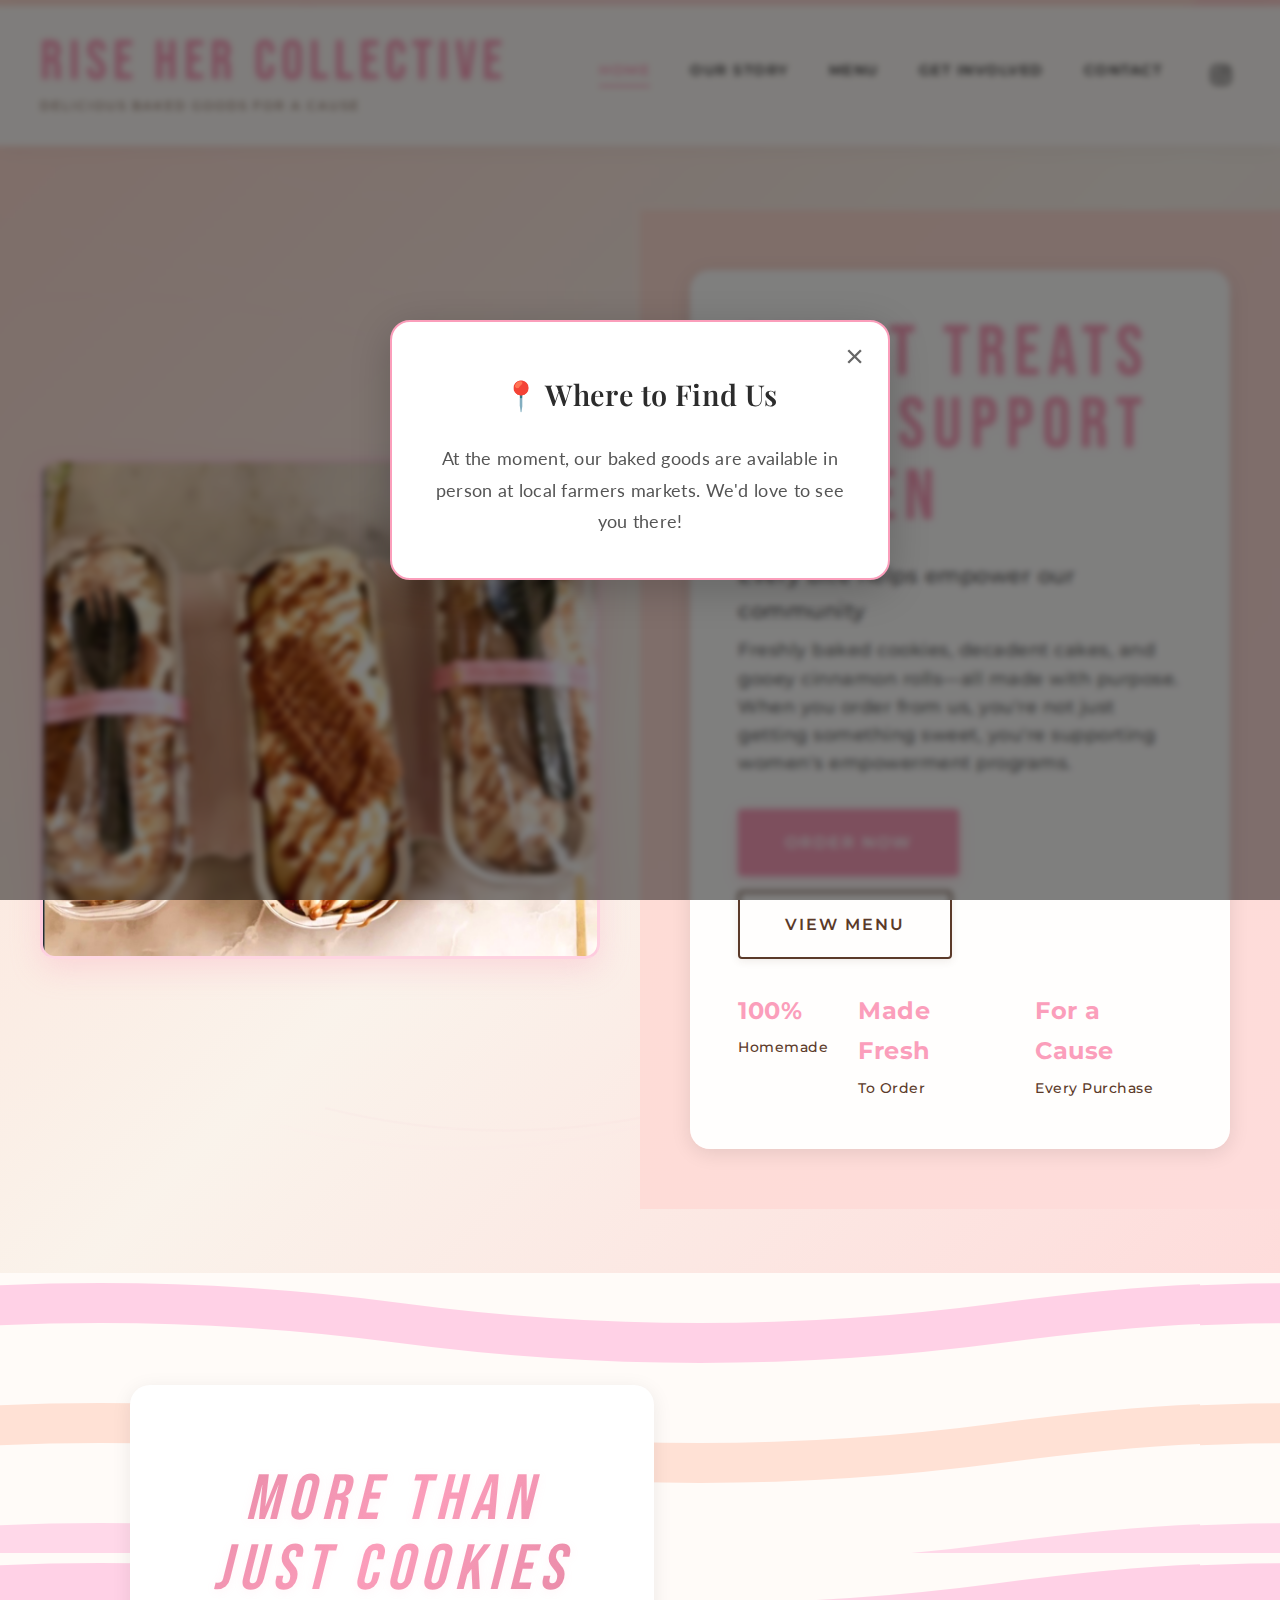
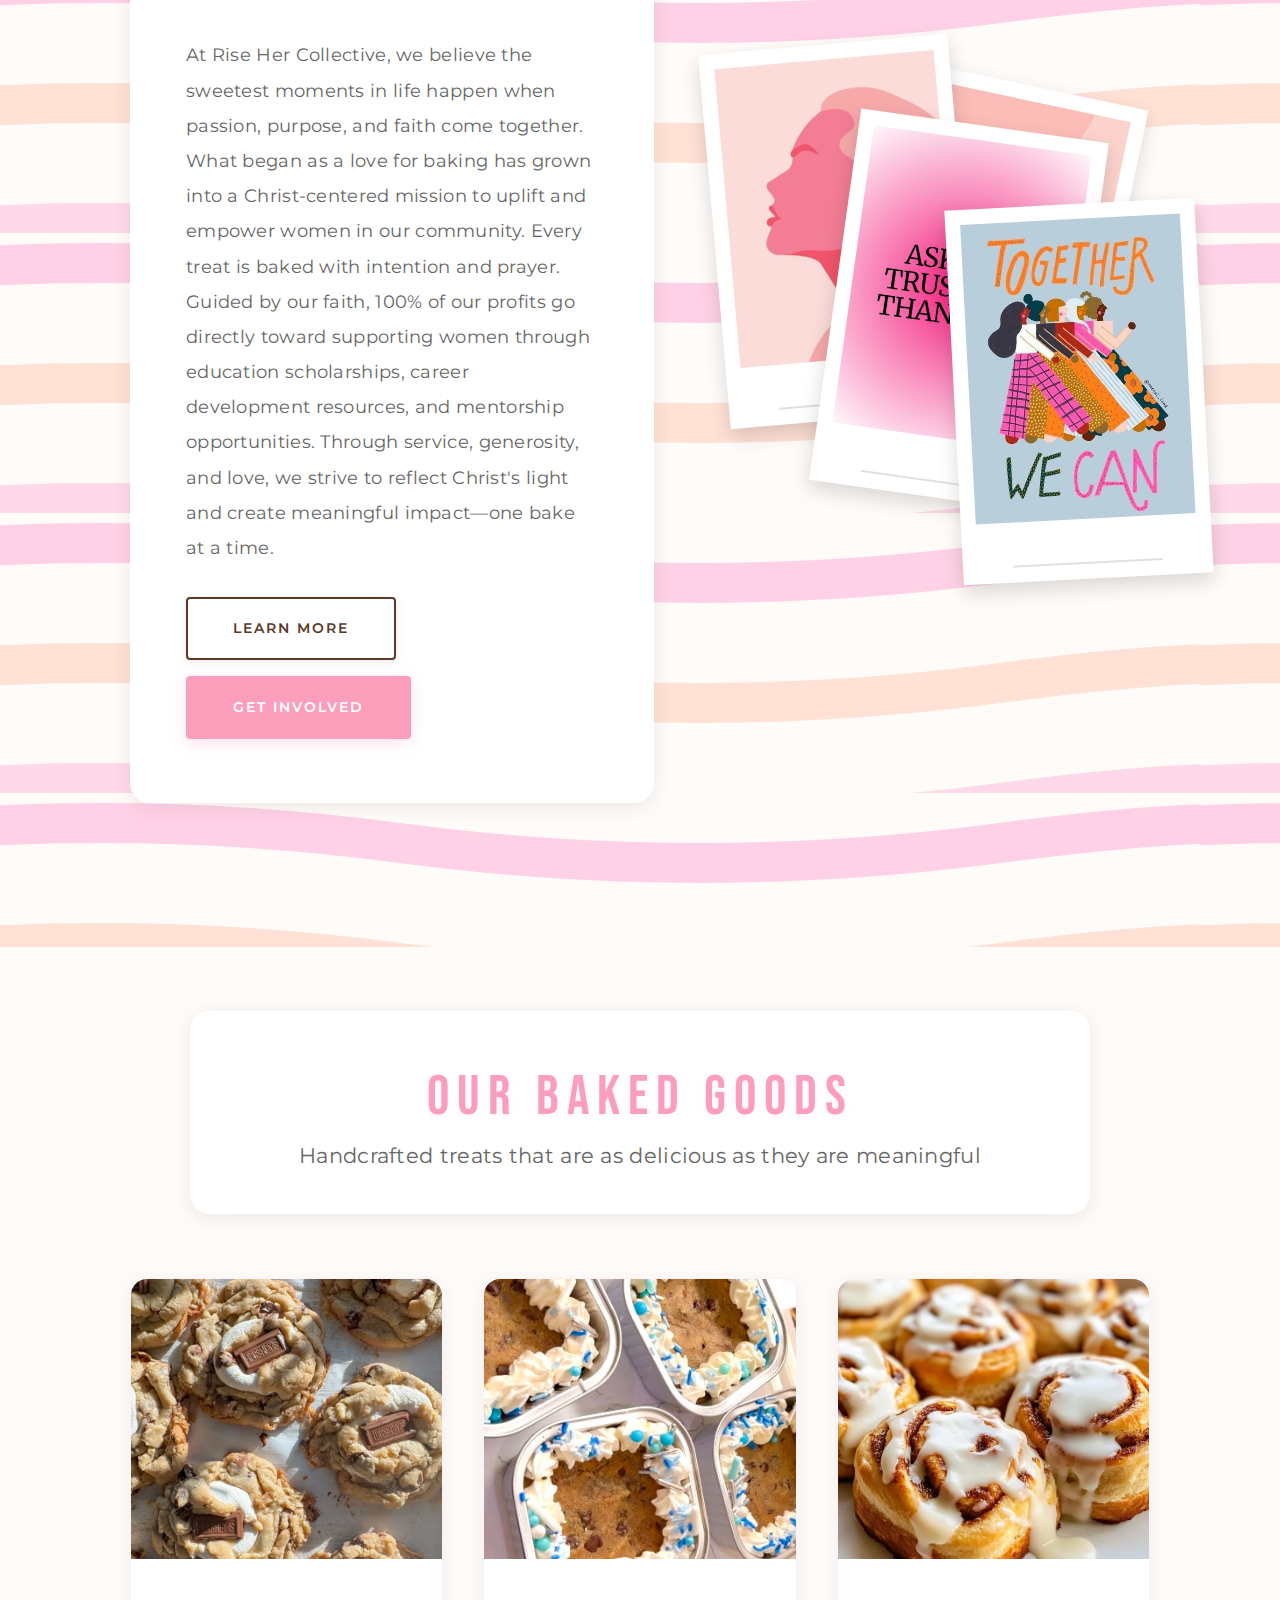
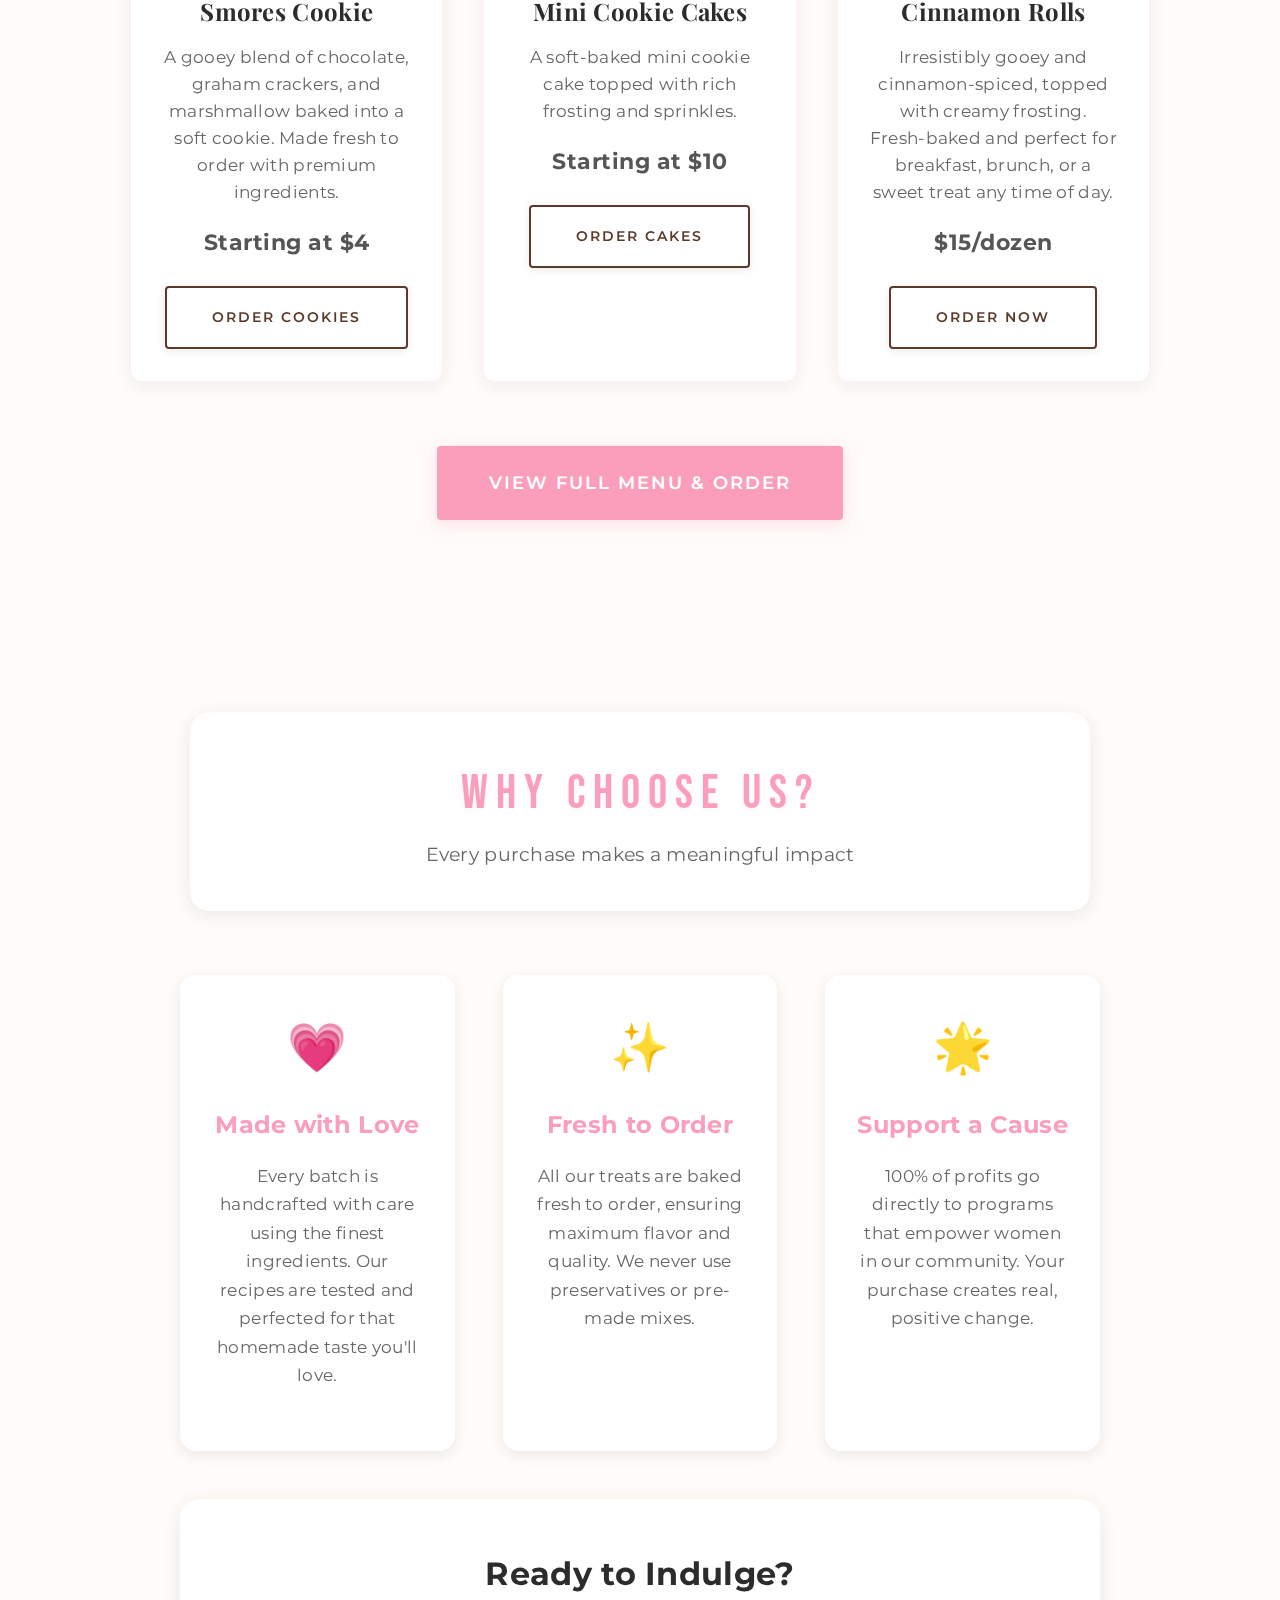
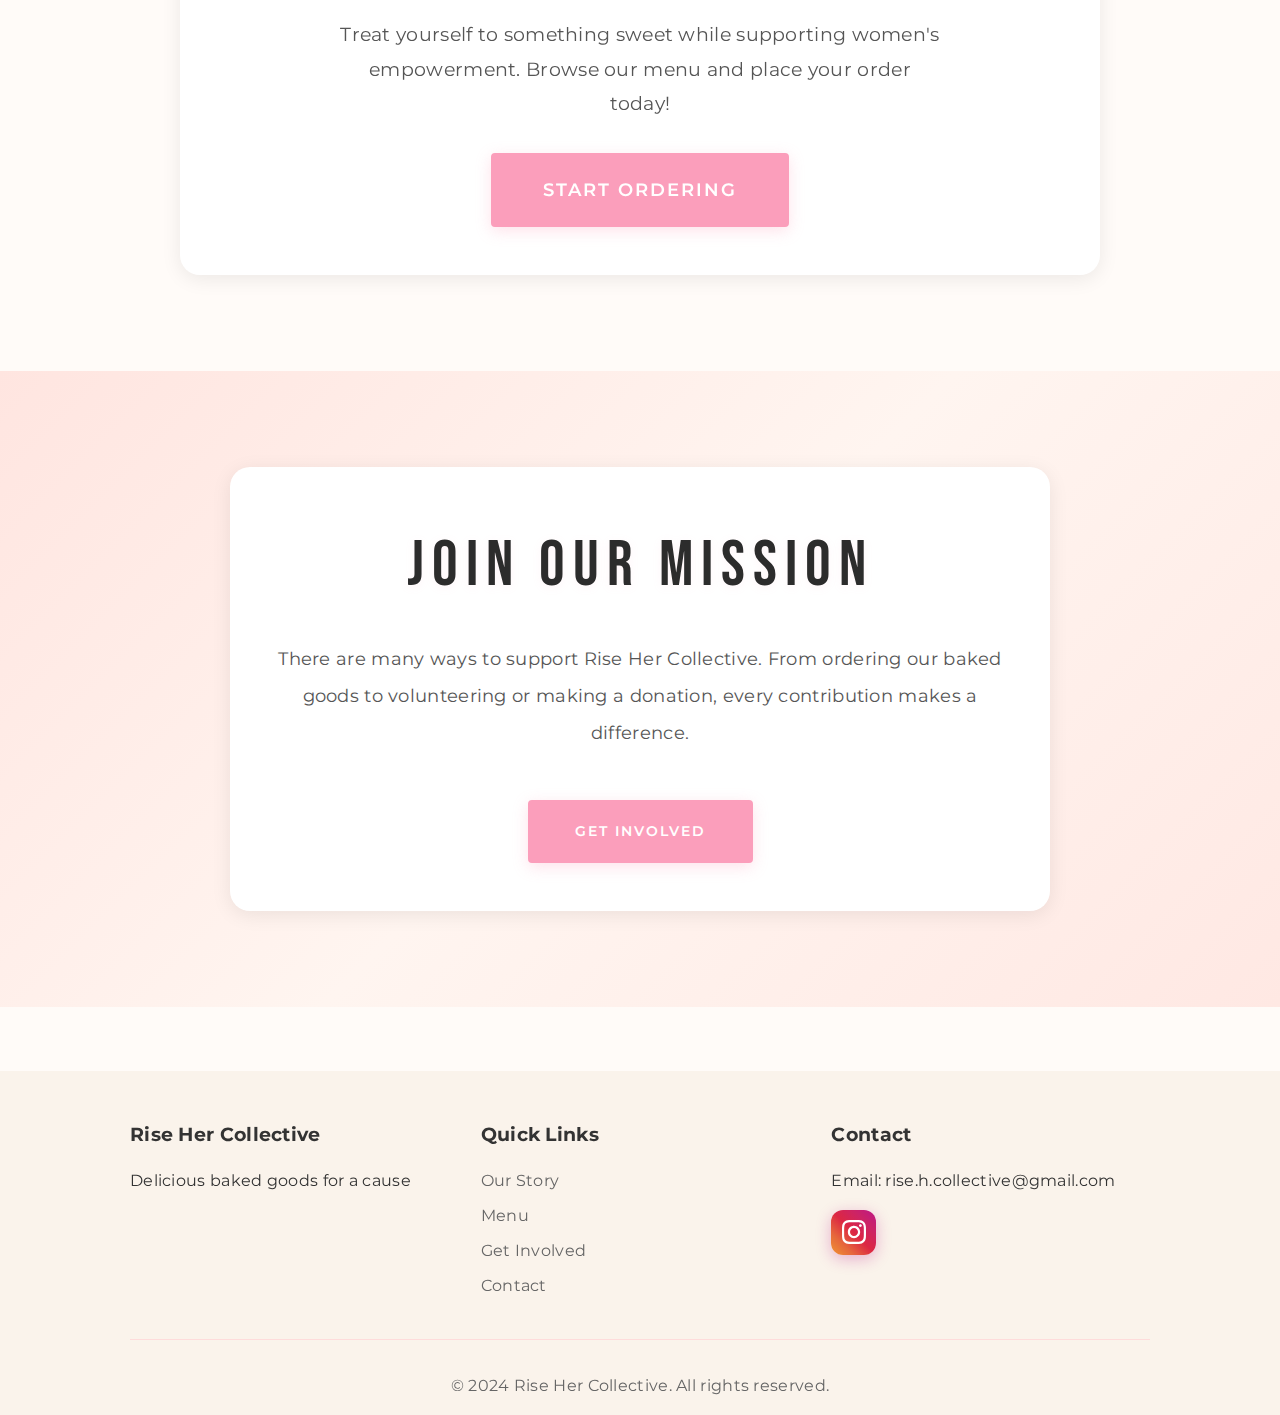
<file: index.html>
<!DOCTYPE html>
<html lang="en">
<head>
    <meta charset="UTF-8">
    <meta name="viewport" content="width=device-width, initial-scale=1.0">
    <title>Rise Her Collective - Delicious Baked Goods for a Cause</title>
    <link rel="preconnect" href="https://fonts.googleapis.com">
    <link rel="preconnect" href="https://fonts.gstatic.com" crossorigin>
    <link href="https://fonts.googleapis.com/css2?family=Bebas+Neue&family=Montserrat:wght@300;400;500;600;700;800&family=Playfair+Display:wght@400;600;700&family=Lato:wght@300;400;700&display=swap" rel="stylesheet">
    <link rel="stylesheet" href="styles.css">
</head>
<body>
    <!-- Farmers Market Popup Modal -->
    <div id="farmersMarketModal" class="farmers-market-modal">
        <div class="modal-content">
            <button class="modal-close" aria-label="Close modal">&times;</button>
            <h3>📍 Where to Find Us</h3>
            <p>At the moment, our baked goods are available in person at local farmers markets. We'd love to see you there!</p>
        </div>
        <div class="modal-overlay"></div>
    </div>

    <!-- Top Pink Bar -->
    <div class="top-pink-bar"></div>

    <!-- Navigation -->
    <nav class="navbar">
        <div class="nav-container">
            <div>
                <div class="logo">Rise Her Collective</div>
                <p class="brand-tagline">Delicious baked goods for a cause</p>
            </div>
            <ul class="nav-menu">
                <li><a href="index.html" class="active">Home</a></li>
                <li><a href="our-story.html">Our Story</a></li>
                <li><a href="menu.html">Menu</a></li>
                <li><a href="get-involved.html">Get Involved</a></li>
                <li><a href="contact.html">Contact</a></li>
                <li>
                    <a href="https://www.instagram.com/rise.her.collective?igsh=MTdsMTl0Ym4wdDVhcQ%3D%3D&utm_source=qr" target="_blank" rel="noopener noreferrer" class="nav-instagram-icon" aria-label="Follow us on Instagram">
                        <svg viewBox="0 0 24 24" xmlns="http://www.w3.org/2000/svg" style="width: 20px; height: 20px; fill: currentColor;">
                            <path d="M12 2.163c3.204 0 3.584.012 4.85.07 3.252.148 4.771 1.691 4.919 4.919.058 1.265.069 1.645.069 4.849 0 3.205-.012 3.584-.069 4.849-.149 3.225-1.664 4.771-4.919 4.919-1.266.058-1.644.07-4.85.07-3.204 0-3.584-.012-4.849-.07-3.26-.149-4.771-1.699-4.919-4.92-.058-1.265-.07-1.644-.07-4.849 0-3.204.013-3.583.07-4.849.149-3.227 1.664-4.771 4.919-4.919 1.266-.057 1.645-.069 4.849-.069zm0-2.163c-3.259 0-3.667.014-4.947.072-4.358.2-6.78 2.618-6.98 6.98-.059 1.281-.073 1.689-.073 4.948 0 3.259.014 3.668.072 4.948.2 4.358 2.618 6.78 6.98 6.98 1.281.058 1.689.072 4.948.072 3.259 0 3.668-.014 4.948-.072 4.354-.2 6.782-2.618 6.979-6.98.059-1.28.073-1.689.073-4.948 0-3.259-.014-3.667-.072-4.947-.196-4.354-2.617-6.78-6.979-6.98-1.281-.059-1.69-.073-4.949-.073zm0 5.838c-3.403 0-6.162 2.759-6.162 6.162s2.759 6.163 6.162 6.163 6.162-2.759 6.162-6.163c0-3.403-2.759-6.162-6.162-6.162zm0 10.162c-2.209 0-4-1.79-4-4 0-2.209 1.791-4 4-4s4 1.791 4 4c0 2.21-1.791 4-4 4zm6.406-11.845c-.796 0-1.441.645-1.441 1.44s.645 1.44 1.441 1.44c.795 0 1.439-.645 1.439-1.44s-.644-1.44-1.439-1.44z"/>
                        </svg>
                    </a>
                </li>
            </ul>
        </div>
    </nav>

    <!-- Hero Section -->
    <section class="hero squiggly-bg enhanced-squiggly" style="position: relative;">
        <div class="decorative-squiggly">
            <div class="squiggly-line-1"></div>
            <div class="squiggly-line-2"></div>
        </div>
        <div class="hero-image-container">
            <div class="hero-image-placeholder" style="background: linear-gradient(135deg, #FFE6EE 0%, #FFD6E8 100%); overflow: hidden; position: relative;">
                <img src="images/IMG_0756.jpg" alt="Sweet Treats That Support Women" style="width: 100%; height: 100%; object-fit: cover; display: block;">
            </div>
        </div>
        <div class="hero-content-side">
            <div class="hero-text-content" style="background: rgba(255, 255, 255, 0.95); padding: 3rem; border-radius: 20px; box-shadow: 0 4px 20px rgba(0, 0, 0, 0.1);">
                <h1 style="font-size: 4.5rem; font-family: 'Bebas Neue', sans-serif; font-weight: 400; color: #FB9EBB; margin-bottom: 1.5rem; line-height: 1; letter-spacing: 8px; text-transform: uppercase; text-shadow: 0 2px 10px rgba(251, 158, 187, 0.15);">Sweet Treats That Support Women</h1>
                <p style="font-size: 1.3rem; color: #555; margin-bottom: 0.5rem; font-weight: 500;">Every bite helps empower our community</p>
                <p style="font-size: 1.1rem; color: #666; margin-bottom: 2rem; line-height: 1.6;">Freshly baked cookies, decadent cakes, and gooey cinnamon rolls—all made with purpose. When you order from us, you're not just getting something sweet, you're supporting women's empowerment programs.</p>
                <div style="display: flex; gap: 15px; margin-bottom: 2rem; flex-wrap: wrap;">
                    <a href="menu.html" class="btn-primary" style="font-size: 1rem; padding: 18px 45px;">Order Now</a>
                    <a href="menu.html" class="btn-secondary" style="font-size: 1rem; padding: 18px 45px;">View Menu</a>
                </div>
                <div style="display: flex; gap: 30px; margin-top: 2rem; color: #666;">
                    <div>
                        <p style="font-size: 1.5rem; font-weight: 700; color: #FB9EBB; margin-bottom: 0.25rem;">100%</p>
                        <p style="font-size: 0.9rem;">Homemade</p>
                    </div>
                    <div>
                        <p style="font-size: 1.5rem; font-weight: 700; color: #FB9EBB; margin-bottom: 0.25rem;">Made Fresh</p>
                        <p style="font-size: 0.9rem;">To Order</p>
                    </div>
                    <div>
                        <p style="font-size: 1.5rem; font-weight: 700; color: #FB9EBB; margin-bottom: 0.25rem;">For a Cause</p>
                        <p style="font-size: 0.9rem;">Every Purchase</p>
                    </div>
                </div>
            </div>
        </div>
    </section>

    <!-- About Section -->
    <section class="section checkerboard-pattern wavy-line-bg" style="background-color: #FFFBF8; padding-top: 4rem; position: relative;">
        <div class="container" style="position: relative; z-index: 1;">
            <div style="display: grid; grid-template-columns: 1.2fr 1fr; gap: 60px; align-items: center; padding: 3rem 0;">
                <div style="background: white; padding: 4rem 3.5rem; border-radius: 20px; box-shadow: 0 4px 20px rgba(0, 0, 0, 0.08);">
                    <h2 class="script-heading" style="margin-bottom: 2rem;">More than just cookies</h2>
                    <p style="color: #666; line-height: 2; margin-bottom: 1.5rem; font-size: 1.1rem;">
                        At Rise Her Collective, we believe the sweetest moments in life happen when passion, purpose, and faith come together. What began as a love for baking has grown into a Christ-centered mission to uplift and empower women in our community.

Every treat is baked with intention and prayer. Guided by our faith, 100% of our profits go directly toward supporting women through education scholarships,
 career development resources, and mentorship opportunities. Through service, generosity, and love, we strive to reflect Christ's light and create meaningful impact—one bake at a time.
                    </p>
                    <p style="color: #666; line-height: 2; margin-bottom: 2rem; font-size: 1.1rem;">
                       
                    </p>
                    <a href="our-story.html" class="btn-secondary" style="margin-right: 1.5rem; margin-bottom: 1rem; display: inline-block;">Learn More</a>
                    <a href="get-involved.html" class="btn-primary" style="display: inline-block;">Get Involved</a>
                </div>
                <div style="position: relative; height: 500px; width: 100%;">
                    <!-- Polaroid 1 -->
                    <div class="polaroid-frame" style="position: absolute; top: 0; left: 0; transform: rotate(-5deg); z-index: 1; background: white; padding: 15px 15px 60px 15px; box-shadow: 0 8px 20px rgba(0, 0, 0, 0.15); width: 250px;">
                        <img src="images/ae80e687ac70fd0b222de442f25d5107.jpg" alt="Empowering Women" style="width: 100%; height: 300px; object-fit: cover; display: block;">
                    </div>
                    
                    <!-- Polaroid 2 -->
                    <div class="polaroid-frame" style="position: absolute; top: 80px; left: 120px; transform: rotate(8deg); z-index: 2; background: white; padding: 15px 15px 60px 15px; box-shadow: 0 8px 20px rgba(0, 0, 0, 0.15); width: 250px;">
                        <img src="images/3a4113b69a2de8265faf2e3509d0f7a3.jpg" alt="Baking Together" style="width: 100%; height: 300px; object-fit: cover; display: block;">
                    </div>
                    
                    <!-- Polaroid 3 -->
                    <div class="polaroid-frame" style="position: absolute; top: 160px; left: 240px; transform: rotate(-3deg); z-index: 3; background: white; padding: 15px 15px 60px 15px; box-shadow: 0 8px 20px rgba(0, 0, 0, 0.15); width: 250px;">
                        <img src="images/9432f084f7baecfef7b63880ab903916.jpg" alt="Sweet Treats" style="width: 100%; height: 300px; object-fit: cover; display: block;">
                    </div>
                    
                    <!-- Polaroid 4 -->
                    <div class="polaroid-frame" style="position: absolute; top: 40px; left: 180px; transform: rotate(12deg); z-index: 0; background: white; padding: 15px 15px 60px 15px; box-shadow: 0 8px 20px rgba(0, 0, 0, 0.15); width: 220px;">
                        <img src="images/5cded6715dcbe75c230f120b6c7cb3f5.jpg" alt="Fresh Baked" style="width: 100%; height: 280px; object-fit: cover; display: block;">
                    </div>
                </div>
            </div>
        </div>
    </section>

    <!-- Product Highlights -->
    <section class="section section-light" style="padding-top: 4rem;">
        <div class="container">
            <div style="text-align: center; margin-bottom: 1rem; background: white; padding: 2.5rem; border-radius: 20px; box-shadow: 0 4px 20px rgba(0, 0, 0, 0.08); max-width: 900px; margin-left: auto; margin-right: auto; margin-bottom: 3rem;">
                <h2 style="font-size: 3.5rem; margin-bottom: 0.5rem;">Our Baked Goods</h2>
                <p style="font-size: 1.3rem; color: #666; max-width: 700px; margin: 0 auto;">Handcrafted treats that are as delicious as they are meaningful</p>
            </div>
            <div class="product-grid" style="margin-top: 4rem;">
                <div class="product-card">
                    <div class="product-image-placeholder" style="background: linear-gradient(135deg, #FFF5E6 0%, #FFE5CC 100%);">
                        <img src="images/Screenshot 2026-01-24 at 8.34.05 PM 2.png" alt="Delicious Cookies" style="width: 100%; height: 100%; object-fit: cover;">

                    </div>
                    <div style="padding: 2rem;">
                        <h3>Smores Cookie</h3>
                        <p style="color: #666; margin: 0.75rem 0 1rem; line-height: 1.6;">A gooey blend of chocolate, graham crackers, and marshmallow baked into a soft cookie. Made fresh to order with premium ingredients.</p>
                        <p class="price" style="margin-bottom: 1.5rem; font-size: 1.4rem;">Starting at $4</p>
                        <a href="menu.html" class="btn-secondary">Order Cookies</a>
                    </div>
                </div>
                <div class="product-card">
                    <div class="product-image-placeholder" style="background: linear-gradient(135deg, #FFE6F0 0%, #FFD6E8 100%);">
<img src="images/04B5A2CA-4E06-471A-BE15-A67E756FD88EScreenshot 2026-01-24 at 8.22.14 PM.jpg" alt="Delicious Cookies" style="width: 100%; height: 100%; object-fit: cover;">
                        
                    </div>
                    <div style="padding: 2rem;">
                        <h3>Mini Cookie Cakes</h3>
                        <p style="color: #666; margin: 0.75rem 0 1rem; line-height: 1.6;">A soft-baked mini cookie cake topped with rich frosting and sprinkles.</p>
                        <p class="price" style="margin-bottom: 1.5rem; font-size: 1.4rem;">Starting at $10</p>
                        <a href="menu.html" class="btn-secondary">Order Cakes</a>
                    </div>
                </div>
                <div class="product-card">
                    <div class="product-image-placeholder" style="background: linear-gradient(135deg, #FFF0E6 0%, #FFE5D6 100%);">
                        <img src="images/Screenshot 2026-01-24 at 10.21.52 PM.png" alt="cinnamon" style="width: 100%; height: 100%; object-fit: cover;">
                        
                    </div>
                    <div style="padding: 2rem;">
                        <h3>Cinnamon Rolls</h3>
                        <p style="color: #666; margin: 0.75rem 0 1rem; line-height: 1.6;">Irresistibly gooey and cinnamon-spiced, topped with creamy frosting. Fresh-baked and perfect for breakfast, brunch, or a sweet treat any time of day.</p>
                        <p class="price" style="margin-bottom: 1.5rem; font-size: 1.4rem;">$15/dozen</p>
                        <a href="menu.html" class="btn-secondary">Order Now</a>
                    </div>
                </div>
            </div>
            <div style="text-align: center; margin-top: 4rem;">
                <a href="menu.html" class="btn-primary" style="font-size: 1.1rem; padding: 20px 50px;">View Full Menu & Order</a>
            </div>
        </div>
    </section>

    <!-- Why Buy Section -->
    <section class="section">
        <div class="container" style="max-width: 1000px;">
            <div style="text-align: center; margin-bottom: 4rem; background: white; padding: 2.5rem; border-radius: 20px; box-shadow: 0 4px 20px rgba(0, 0, 0, 0.08); max-width: 900px; margin-left: auto; margin-right: auto;">
                <h2 style="font-size: 3rem; margin-bottom: 1rem;">Why Choose Us?</h2>
                <p style="font-size: 1.2rem; color: #666; max-width: 700px; margin: 0 auto;">Every purchase makes a meaningful impact</p>
            </div>
            <div style="display: grid; grid-template-columns: repeat(3, 1fr); gap: 3rem; margin-bottom: 3rem;">
                <div style="text-align: center; padding: 2rem; background: white; border-radius: 16px; box-shadow: 0 4px 15px rgba(0,0,0,0.08);">
                    <div style="font-size: 3rem; margin-bottom: 1rem;">💗</div>
                    <h3 style="font-size: 1.5rem; margin-bottom: 1rem; color: #FB9EBB;">Made with Love</h3>
                    <p style="color: #666; line-height: 1.7;">Every batch is handcrafted with care using the finest ingredients. Our recipes are tested and perfected for that homemade taste you'll love.</p>
                </div>
                <div style="text-align: center; padding: 2rem; background: white; border-radius: 16px; box-shadow: 0 4px 15px rgba(0,0,0,0.08);">
                    <div style="font-size: 3rem; margin-bottom: 1rem;">✨</div>
                    <h3 style="font-size: 1.5rem; margin-bottom: 1rem; color: #FB9EBB;">Fresh to Order</h3>
                    <p style="color: #666; line-height: 1.7;">All our treats are baked fresh to order, ensuring maximum flavor and quality. We never use preservatives or pre-made mixes.</p>
                </div>
                <div style="text-align: center; padding: 2rem; background: white; border-radius: 16px; box-shadow: 0 4px 15px rgba(0,0,0,0.08);">
                    <div style="font-size: 3rem; margin-bottom: 1rem;">🌟</div>
                    <h3 style="font-size: 1.5rem; margin-bottom: 1rem; color: #FB9EBB;">Support a Cause</h3>
                    <p style="color: #666; line-height: 1.7;">100% of profits go directly to programs that empower women in our community. Your purchase creates real, positive change.</p>
                </div>
            </div>
            <div style="text-align: center; background: white; padding: 3rem; border-radius: 20px; margin-top: 3rem; box-shadow: 0 4px 20px rgba(0, 0, 0, 0.08);">
                <h3 style="font-size: 2rem; margin-bottom: 1rem; color: #2c2c2c;">Ready to Indulge?</h3>
                <p style="font-size: 1.2rem; color: #555; margin-bottom: 2rem; max-width: 600px; margin-left: auto; margin-right: auto;">Treat yourself to something sweet while supporting women's empowerment. Browse our menu and place your order today!</p>
                <a href="menu.html" class="btn-primary" style="font-size: 1.1rem; padding: 20px 50px;">Start Ordering</a>
            </div>
        </div>
    </section>

    <!-- How to Get Involved -->
    <section class="section section-dark">
        <div class="container" style="max-width: 900px; text-align: center;">
            <div style="background: white; padding: 3rem; border-radius: 20px; box-shadow: 0 4px 20px rgba(0, 0, 0, 0.08);">
                <h2 style="margin-bottom: 2.5rem; color: #2c2c2c;">Join Our Mission</h2>
                <p style="font-size: 1.15rem; line-height: 2; margin-bottom: 3rem; color: #555;">
                    There are many ways to support Rise Her Collective. From ordering our baked goods 
                    to volunteering or making a donation, every contribution makes a difference.
                </p>
                <div class="text-center">
                    <a href="get-involved.html" class="btn-primary">Get Involved</a>
                </div>
            </div>
        </div>
    </section>

    <!-- Footer -->
    <footer class="footer">
        <div class="container">
            <div class="footer-content">
                <div class="footer-section">
                    <h3>Rise Her Collective</h3>
                    <p>Delicious baked goods for a cause</p>
                </div>
                <div class="footer-section">
                    <h3>Quick Links</h3>
                    <ul>
                        <li><a href="our-story.html">Our Story</a></li>
                        <li><a href="menu.html">Menu</a></li>
                        <li><a href="get-involved.html">Get Involved</a></li>
                        <li><a href="contact.html">Contact</a></li>
                    </ul>
                </div>
                <div class="footer-section">
                    <h3>Contact</h3>
                    <p>Email: rise.h.collective@gmail.com</p>
                    <div class="social-icons">
                        <a href="https://www.instagram.com/rise.her.collective?igsh=MTdsMTl0Ym4wdDVhcQ%3D%3D&utm_source=qr" target="_blank" rel="noopener noreferrer" class="instagram-icon" aria-label="Follow us on Instagram">
                            <svg viewBox="0 0 24 24" xmlns="http://www.w3.org/2000/svg">
                                <path d="M12 2.163c3.204 0 3.584.012 4.85.07 3.252.148 4.771 1.691 4.919 4.919.058 1.265.069 1.645.069 4.849 0 3.205-.012 3.584-.069 4.849-.149 3.225-1.664 4.771-4.919 4.919-1.266.058-1.644.07-4.85.07-3.204 0-3.584-.012-4.849-.07-3.26-.149-4.771-1.699-4.919-4.92-.058-1.265-.07-1.644-.07-4.849 0-3.204.013-3.583.07-4.849.149-3.227 1.664-4.771 4.919-4.919 1.266-.057 1.645-.069 4.849-.069zm0-2.163c-3.259 0-3.667.014-4.947.072-4.358.2-6.78 2.618-6.98 6.98-.059 1.281-.073 1.689-.073 4.948 0 3.259.014 3.668.072 4.948.2 4.358 2.618 6.78 6.98 6.98 1.281.058 1.689.072 4.948.072 3.259 0 3.668-.014 4.948-.072 4.354-.2 6.782-2.618 6.979-6.98.059-1.28.073-1.689.073-4.948 0-3.259-.014-3.667-.072-4.947-.196-4.354-2.617-6.78-6.979-6.98-1.281-.059-1.69-.073-4.949-.073zm0 5.838c-3.403 0-6.162 2.759-6.162 6.162s2.759 6.163 6.162 6.163 6.162-2.759 6.162-6.163c0-3.403-2.759-6.162-6.162-6.162zm0 10.162c-2.209 0-4-1.79-4-4 0-2.209 1.791-4 4-4s4 1.791 4 4c0 2.21-1.791 4-4 4zm6.406-11.845c-.796 0-1.441.645-1.441 1.44s.645 1.44 1.441 1.44c.795 0 1.439-.645 1.439-1.44s-.644-1.44-1.439-1.44z"/>
                            </svg>
                        </a>
                    </div>
                </div>
            </div>
            <div class="footer-bottom">
                <p>&copy; 2024 Rise Her Collective. All rights reserved.</p>
            </div>
        </div>
    </footer>

    <script>
        // Farmers Market Modal
        const modal = document.getElementById('farmersMarketModal');
        const closeBtn = document.querySelector('.modal-close');
        const overlay = document.querySelector('.modal-overlay');

        // Show modal on page load
        window.addEventListener('load', function() {
            // Check if modal was previously closed (using sessionStorage)
            if (!sessionStorage.getItem('farmersMarketModalClosed')) {
                setTimeout(function() {
                    modal.classList.add('show');
                }, 500); // Small delay for smooth appearance
            }
        });

        // Close modal function
        function closeModal() {
            modal.classList.remove('show');
            sessionStorage.setItem('farmersMarketModalClosed', 'true');
        }

        // Close button click
        if (closeBtn) {
            closeBtn.addEventListener('click', closeModal);
        }

        // Overlay click
        if (overlay) {
            overlay.addEventListener('click', closeModal);
        }

        // Escape key to close
        document.addEventListener('keydown', function(e) {
            if (e.key === 'Escape' && modal.classList.contains('show')) {
                closeModal();
            }
        });
    </script>
</body>
</html>
</file>
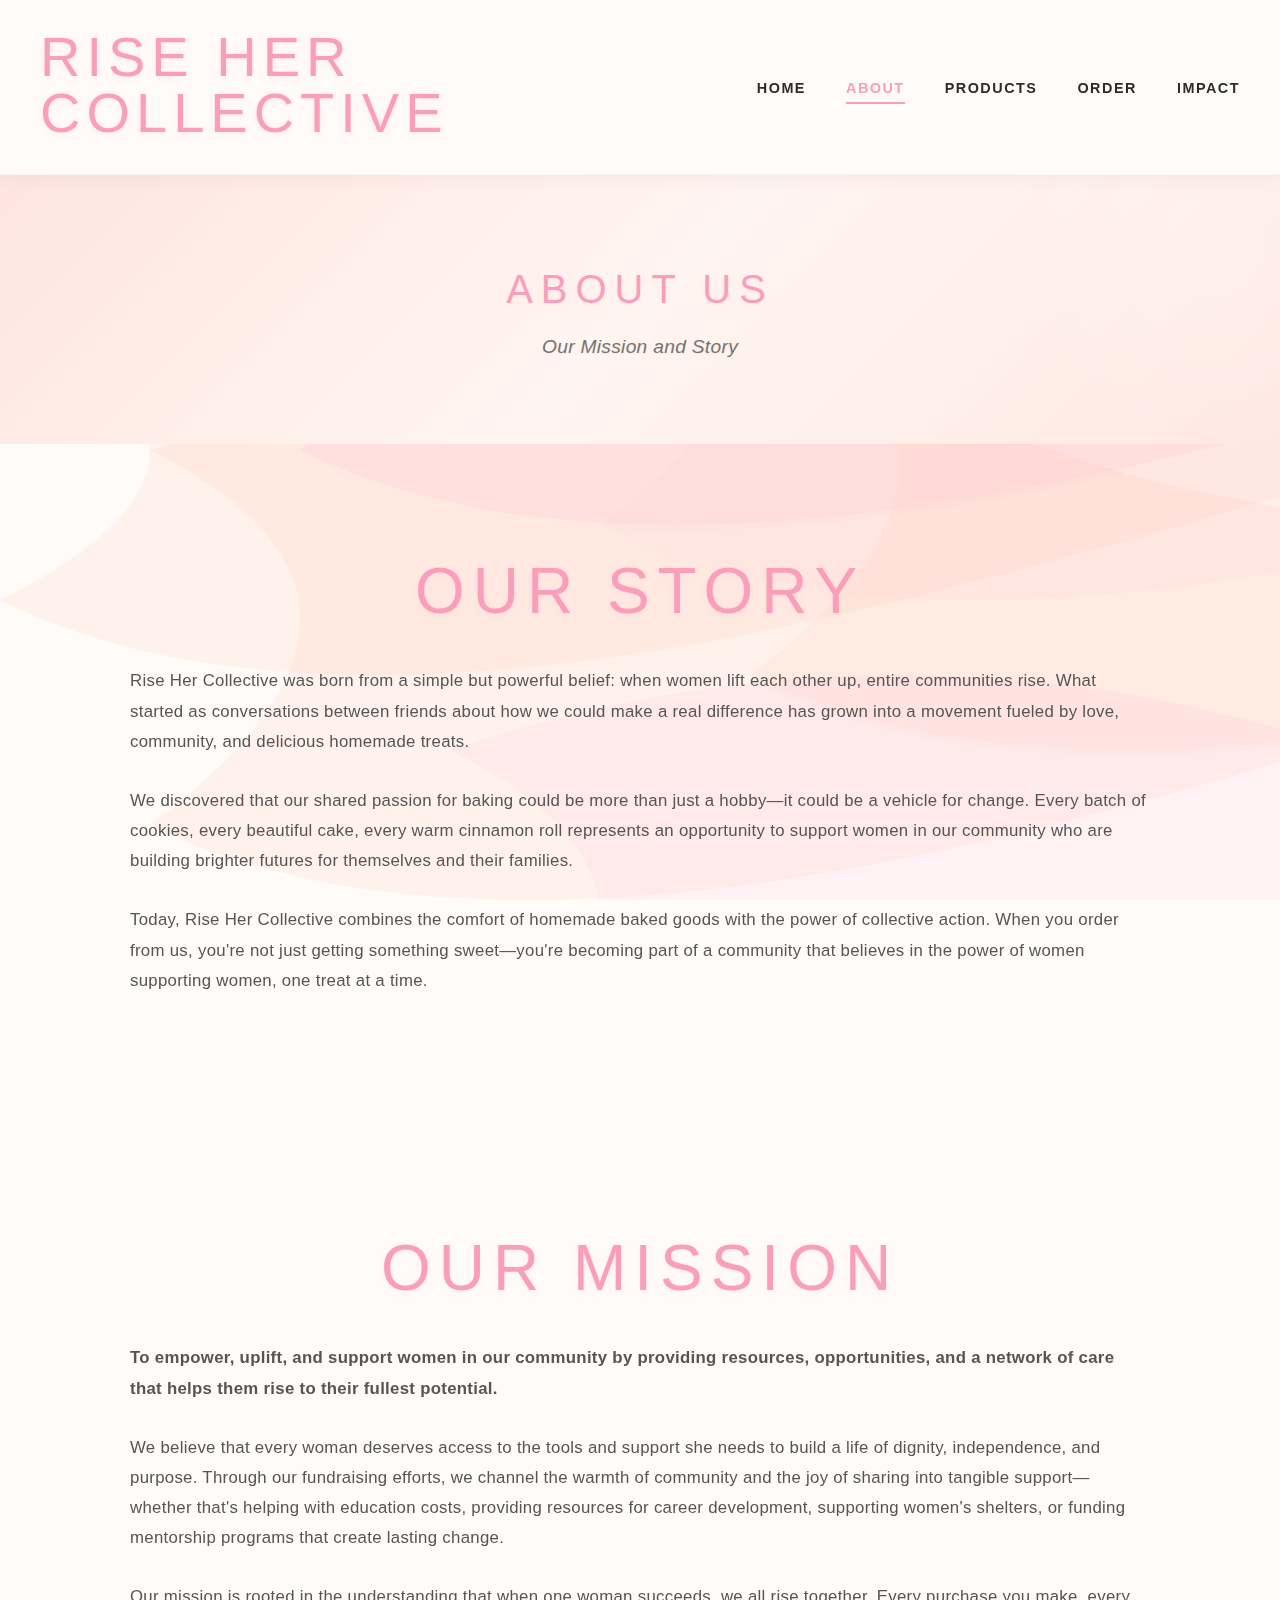
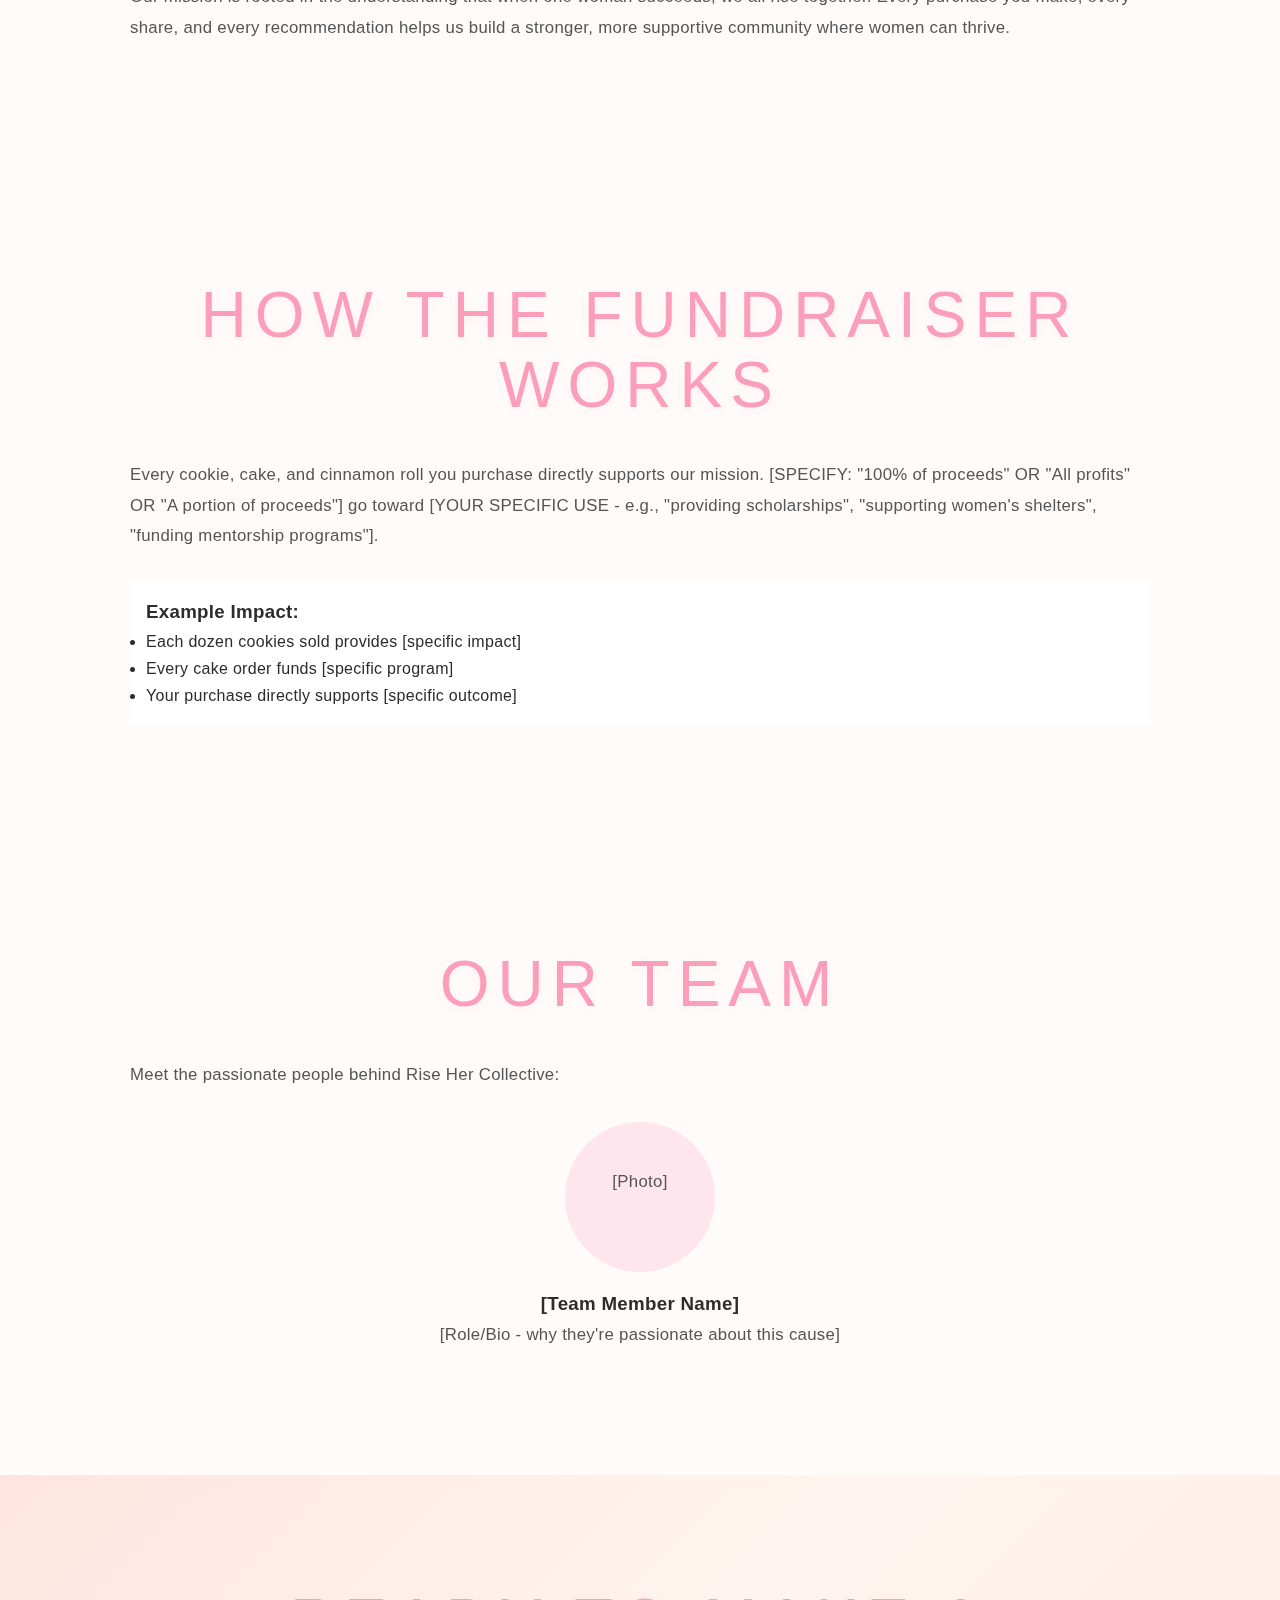
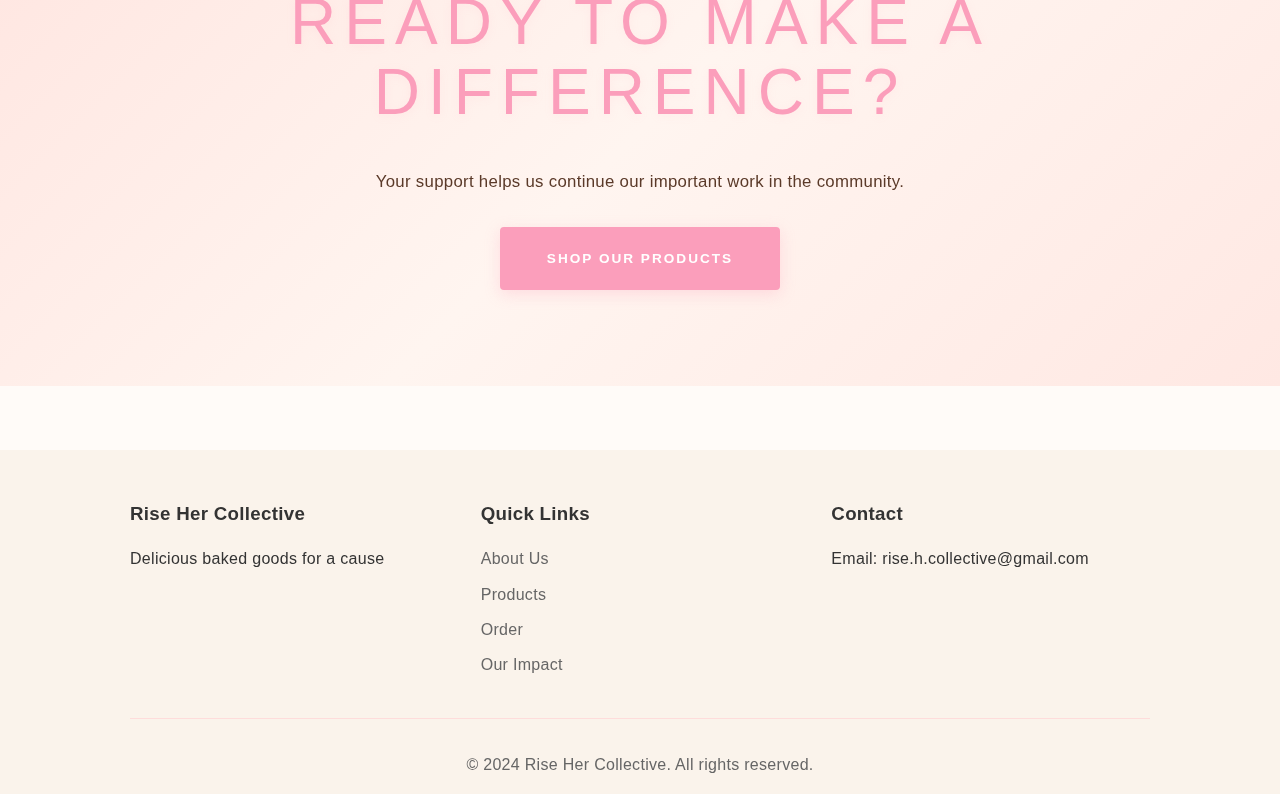
<file: about.html>
<!DOCTYPE html>
<html lang="en">
<head>
    <meta charset="UTF-8">
    <meta name="viewport" content="width=device-width, initial-scale=1.0">
    <title>About Us - Rise Her Collective</title>
    <link rel="stylesheet" href="styles.css">
</head>
<body>
    <!-- Navigation -->
    <nav class="navbar">
        <div class="nav-container">
            <div class="logo">Rise Her Collective</div>
            <ul class="nav-menu">
                <li><a href="index.html">Home</a></li>
                <li><a href="about.html" class="active">About</a></li>
                <li><a href="products.html">Products</a></li>
                <li><a href="order.html">Order</a></li>
                <li><a href="impact.html">Impact</a></li>
            </ul>
        </div>
    </nav>

    <!-- Page Header -->
    <section class="page-header">
        <div class="container">
            <h1>About Us</h1>
            <p class="page-subtitle">Our Mission and Story</p>
        </div>
    </section>

    <!-- Who We Are / Our Story -->
    <section class="section">
        <div class="container">
            <h2>Our Story</h2>
            <p>
                Rise Her Collective was born from a simple but powerful belief: when women lift each other up, 
                entire communities rise. What started as conversations between friends about how we could make 
                a real difference has grown into a movement fueled by love, community, and delicious homemade treats.
            </p>
            <p>
                We discovered that our shared passion for baking could be more than just a hobby—it could be 
                a vehicle for change. Every batch of cookies, every beautiful cake, every warm cinnamon roll 
                represents an opportunity to support women in our community who are building brighter futures 
                for themselves and their families.
            </p>
            <p>
                Today, Rise Her Collective combines the comfort of homemade baked goods with the power of 
                collective action. When you order from us, you're not just getting something sweet—you're 
                becoming part of a community that believes in the power of women supporting women, one treat 
                at a time.
            </p>
        </div>
    </section>

    <!-- Our Mission -->
    <section class="section section-light">
        <div class="container">
            <h2>Our Mission</h2>
            <p class="mission-statement">
                <strong>To empower, uplift, and support women in our community by providing resources, 
                opportunities, and a network of care that helps them rise to their fullest potential.</strong>
            </p>
            <p>
                We believe that every woman deserves access to the tools and support she needs to build 
                a life of dignity, independence, and purpose. Through our fundraising efforts, we channel 
                the warmth of community and the joy of sharing into tangible support—whether that's helping 
                with education costs, providing resources for career development, supporting women's shelters, 
                or funding mentorship programs that create lasting change.
            </p>
            <p>
                Our mission is rooted in the understanding that when one woman succeeds, we all rise together. 
                Every purchase you make, every share, and every recommendation helps us build a stronger, 
                more supportive community where women can thrive.
            </p>
        </div>
    </section>

    <!-- How the Fundraiser Works -->
    <section class="section">
        <div class="container">
            <h2>How the Fundraiser Works</h2>
            <p>
                Every cookie, cake, and cinnamon roll you purchase directly supports our mission. 
                [SPECIFY: "100% of proceeds" OR "All profits" OR "A portion of proceeds"] go toward 
                [YOUR SPECIFIC USE - e.g., "providing scholarships", "supporting women's shelters", 
                "funding mentorship programs"].
            </p>
            <div class="info-box">
                <h3>Example Impact:</h3>
                <ul>
                    <li>Each dozen cookies sold provides [specific impact]</li>
                    <li>Every cake order funds [specific program]</li>
                    <li>Your purchase directly supports [specific outcome]</li>
                </ul>
            </div>
        </div>
    </section>

    <!-- The Team (Optional) -->
    <section class="section section-light">
        <div class="container">
            <h2>Our Team</h2>
            <p>Meet the passionate people behind Rise Her Collective:</p>
            <div class="team-grid">
                <div class="team-member">
                    <div class="team-image-placeholder">
                        <p>[Photo]</p>
                    </div>
                    <h3>[Team Member Name]</h3>
                    <p>[Role/Bio - why they're passionate about this cause]</p>
                </div>
                <!-- Add more team members as needed -->
            </div>
        </div>
    </section>

    <!-- Call to Action -->
    <section class="section section-dark">
        <div class="container text-center">
            <h2>Ready to Make a Difference?</h2>
            <p>Your support helps us continue our important work in the community.</p>
            <a href="products.html" class="btn-primary">Shop Our Products</a>
        </div>
    </section>

    <!-- Footer -->
    <footer class="footer">
        <div class="container">
            <div class="footer-content">
                <div class="footer-section">
                    <h3>Rise Her Collective</h3>
                    <p>Delicious baked goods for a cause</p>
                </div>
                <div class="footer-section">
                    <h3>Quick Links</h3>
                    <ul>
                        <li><a href="about.html">About Us</a></li>
                        <li><a href="products.html">Products</a></li>
                        <li><a href="order.html">Order</a></li>
                        <li><a href="impact.html">Our Impact</a></li>
                    </ul>
                </div>
                <div class="footer-section">
                    <h3>Contact</h3>
                    <p>Email: rise.h.collective@gmail.com</p>
                </div>
            </div>
            <div class="footer-bottom">
                <p>&copy; 2024 Rise Her Collective. All rights reserved.</p>
            </div>
        </div>
    </footer>
</body>
</html>
</file>
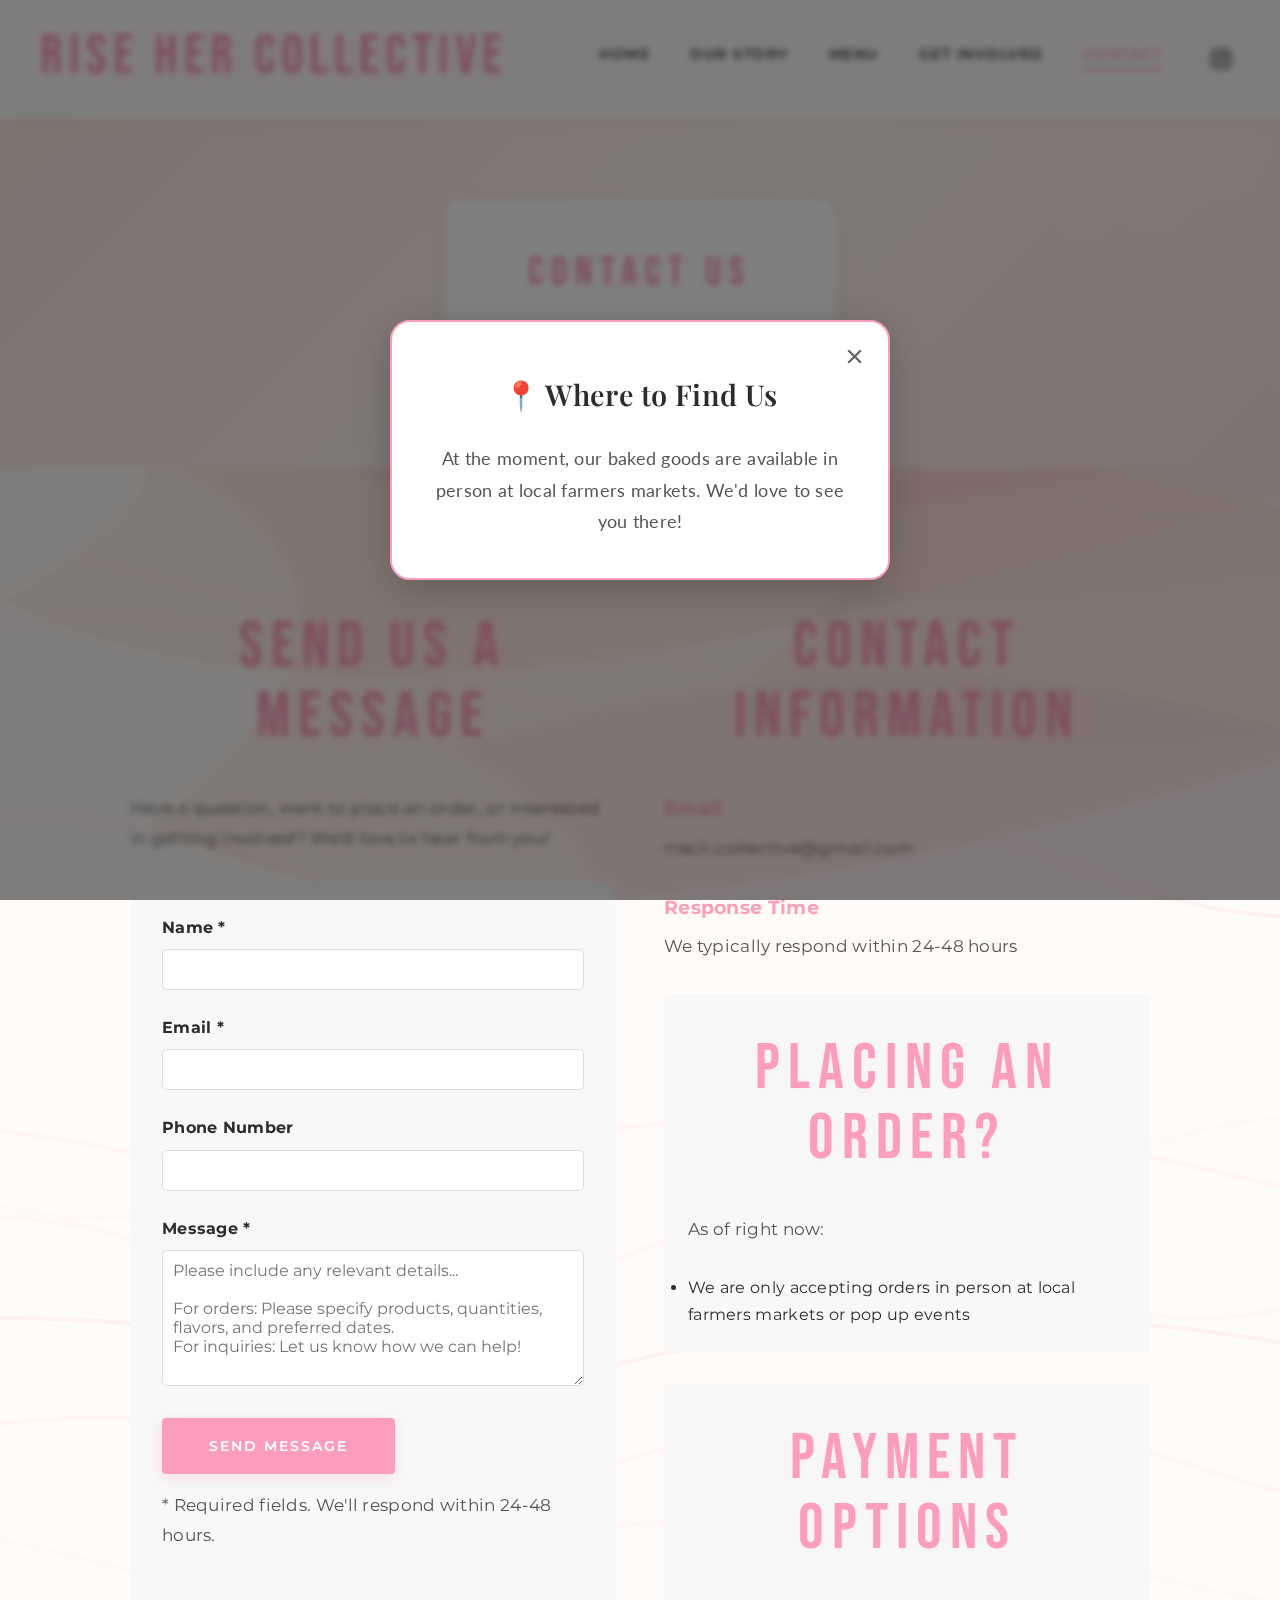
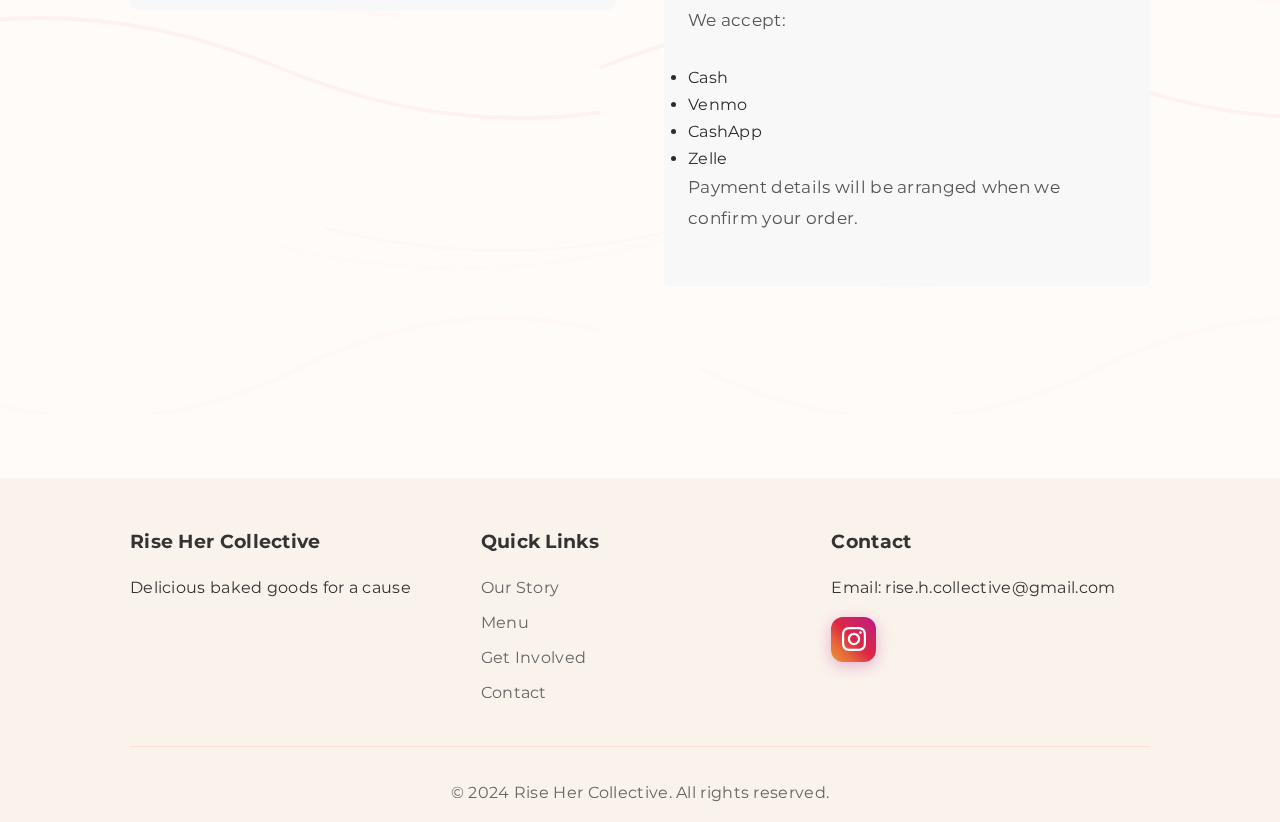
<file: contact.html>
<!DOCTYPE html>
<html lang="en">
<head>
    <meta charset="UTF-8">
    <meta name="viewport" content="width=device-width, initial-scale=1.0">
    <title>Contact - Rise Her Collective</title>
    <link rel="preconnect" href="https://fonts.googleapis.com">
    <link rel="preconnect" href="https://fonts.gstatic.com" crossorigin>
    <link href="https://fonts.googleapis.com/css2?family=Bebas+Neue&family=Montserrat:wght@300;400;600;700;800&family=Playfair+Display:wght@400;600;700&family=Lato:wght@300;400;700&display=swap" rel="stylesheet">
    <link rel="stylesheet" href="styles.css">
    <script>
        function handleFormSubmit(event) {
            event.preventDefault();
            const form = event.target;
            const formData = new FormData(form);
            
            // Get form values
            const name = formData.get('name');
            const email = formData.get('email');
            const phone = formData.get('phone') || 'Not provided';
            const message = formData.get('message');
            
            // Show loading state
            const submitButton = form.querySelector('button[type="submit"]');
            const originalButtonText = submitButton.textContent;
            submitButton.textContent = 'Sending...';
            submitButton.disabled = true;
            
            // Format email content
            const emailContent = `Name: ${name}\nEmail: ${email}\nPhone: ${phone}\n\nMessage:\n${message}`;
            
            // Use FormSubmit service (works immediately - sends verification email first time)
            fetch('https://formsubmit.co/ajax/rise.h.collective@gmail.com', {
                method: 'POST',
                headers: {
                    'Content-Type': 'application/json',
                    'Accept': 'application/json'
                },
                body: JSON.stringify({
                    name: name,
                    email: email,
                    phone: phone,
                    message: message,
                    _subject: 'Contact Form Submission from ' + name,
                    _captcha: false,
                    _template: 'table'
                })
            })
            .then(response => response.json())
            .then(data => {
                // Success!
                const messageDiv = document.getElementById('form-message');
                messageDiv.style.display = 'block';
                messageDiv.innerHTML = '<strong>Thank you!</strong> Your message has been sent to rise.h.collective@gmail.com. We\'ll respond within 24-48 hours.';
                messageDiv.style.backgroundColor = '#d4edda';
                messageDiv.style.color = '#155724';
                
                // Reset form
                form.reset();
                
                // Scroll to message
                messageDiv.scrollIntoView({ behavior: 'smooth', block: 'nearest' });
                
                // Reset button
                submitButton.textContent = originalButtonText;
                submitButton.disabled = false;
            })
            .catch(error => {
                // Error - fallback to mailto
                console.error('Form submission error:', error);
                
                const emailSubject = encodeURIComponent('Contact Form Submission');
                const emailBody = encodeURIComponent(
                    'Name: ' + name + '\n' +
                    'Email: ' + email + '\n' +
                    'Phone: ' + phone + '\n\n' +
                    'Message:\n' + message
                );
                
                const mailtoLink = 'mailto:rise.h.collective@gmail.com?subject=' + emailSubject + '&body=' + emailBody;
                window.location.href = mailtoLink;
                
                const messageDiv = document.getElementById('form-message');
                messageDiv.style.display = 'block';
                messageDiv.innerHTML = '<strong>Thank you!</strong> Your email client should open with your message. Please click send to complete your submission. If it didn\'t open, email us at <a href="mailto:rise.h.collective@gmail.com" style="color: #155724; text-decoration: underline;">rise.h.collective@gmail.com</a>';
                messageDiv.style.backgroundColor = '#d4edda';
                messageDiv.style.color = '#155724';
                messageDiv.scrollIntoView({ behavior: 'smooth', block: 'nearest' });
                
                // Reset button
                submitButton.textContent = originalButtonText;
                submitButton.disabled = false;
            });
        }
    </script>
</head>
<body>
    <!-- Farmers Market Popup Modal -->
    <div id="farmersMarketModal" class="farmers-market-modal">
        <div class="modal-content">
            <button class="modal-close" aria-label="Close modal">&times;</button>
            <h3>📍 Where to Find Us</h3>
            <p>At the moment, our baked goods are available in person at local farmers markets. We'd love to see you there!</p>
        </div>
        <div class="modal-overlay"></div>
    </div>

    <!-- Navigation -->
    <nav class="navbar">
        <div class="nav-container">
            <div class="logo">Rise Her Collective</div>
            <ul class="nav-menu">
                <li><a href="index.html">Home</a></li>
                <li><a href="our-story.html">Our Story</a></li>
                <li><a href="menu.html">Menu</a></li>
                <li><a href="get-involved.html">Get Involved</a></li>
                <li><a href="contact.html" class="active">Contact</a></li>
                <li>
                    <a href="https://www.instagram.com/rise.her.collective?igsh=MTdsMTl0Ym4wdDVhcQ%3D%3D&utm_source=qr" target="_blank" rel="noopener noreferrer" class="nav-instagram-icon" aria-label="Follow us on Instagram">
                        <svg viewBox="0 0 24 24" xmlns="http://www.w3.org/2000/svg" style="width: 20px; height: 20px; fill: currentColor;">
                            <path d="M12 2.163c3.204 0 3.584.012 4.85.07 3.252.148 4.771 1.691 4.919 4.919.058 1.265.069 1.645.069 4.849 0 3.205-.012 3.584-.069 4.849-.149 3.225-1.664 4.771-4.919 4.919-1.266.058-1.644.07-4.85.07-3.204 0-3.584-.012-4.849-.07-3.26-.149-4.771-1.699-4.919-4.92-.058-1.265-.07-1.644-.07-4.849 0-3.204.013-3.583.07-4.849.149-3.227 1.664-4.771 4.919-4.919 1.266-.057 1.645-.069 4.849-.069zm0-2.163c-3.259 0-3.667.014-4.947.072-4.358.2-6.78 2.618-6.98 6.98-.059 1.281-.073 1.689-.073 4.948 0 3.259.014 3.668.072 4.948.2 4.358 2.618 6.78 6.98 6.98 1.281.058 1.689.072 4.948.072 3.259 0 3.668-.014 4.948-.072 4.354-.2 6.782-2.618 6.979-6.98.059-1.28.073-1.689.073-4.948 0-3.259-.014-3.667-.072-4.947-.196-4.354-2.617-6.78-6.979-6.98-1.281-.059-1.69-.073-4.949-.073zm0 5.838c-3.403 0-6.162 2.759-6.162 6.162s2.759 6.163 6.162 6.163 6.162-2.759 6.162-6.163c0-3.403-2.759-6.162-6.162-6.162zm0 10.162c-2.209 0-4-1.79-4-4 0-2.209 1.791-4 4-4s4 1.791 4 4c0 2.21-1.791 4-4 4zm6.406-11.845c-.796 0-1.441.645-1.441 1.44s.645 1.44 1.441 1.44c.795 0 1.439-.645 1.439-1.44s-.644-1.44-1.439-1.44z"/>
                        </svg>
                    </a>
                </li>
            </ul>
        </div>
    </nav>

    <!-- Page Header -->
    <section class="page-header">
        <div class="container">
            <div style="background: white; padding: 2.5rem 3rem; border-radius: 20px; box-shadow: 0 4px 20px rgba(0, 0, 0, 0.08); display: inline-block;">
                <h1>Contact Us</h1>
                <p class="page-subtitle">Get in touch with Rise Her Collective</p>
            </div>
        </div>
    </section>

    <!-- Contact Section -->
    <section class="section squiggly-bg" style="position: relative;">
        <div class="decorative-squiggly">
            <div class="squiggly-line-1"></div>
            <div class="squiggly-line-2"></div>
        </div>
        <div class="container">
            <div class="order-container">
                <div class="order-form-container">
                    <h2>Send Us a Message</h2>
                    <p>Have a question, want to place an order, or interested in getting involved? We'd love to hear from you!</p>
                    <form class="order-form" onsubmit="handleFormSubmit(event); return false;">
                        <div class="form-group">
                            <label for="name">Name *</label>
                            <input type="text" id="name" name="name" required>
                        </div>
                        
                        <div class="form-group">
                            <label for="email">Email *</label>
                            <input type="email" id="email" name="email" required>
                        </div>
                        
                        <div class="form-group">
                            <label for="phone">Phone Number</label>
                            <input type="tel" id="phone" name="phone">
                        </div>
                        
           
                        
                        <div class="form-group">
                            <label for="message">Message *</label>
                            <textarea id="message" name="message" rows="6" required placeholder="Please include any relevant details...&#10;&#10;For orders: Please specify products, quantities, flavors, and preferred dates.&#10;For inquiries: Let us know how we can help!"></textarea>
                        </div>
                        
                        <button type="submit" class="btn-primary">Send Message</button>
                        <p class="form-note">* Required fields. We'll respond within 24-48 hours.</p>
                        <div id="form-message" style="display: none; margin-top: 1rem; padding: 1rem; background-color: #d4edda; color: #155724; border-radius: 5px;">
                            <strong>Thank you!</strong> Your email client should open with your message. If it doesn't, please email us directly at <a href="mailto:rise.h.collective@gmail.com" style="color: #155724; text-decoration: underline;">rise.h.collective@gmail.com</a>
                        </div>
                    </form>
                </div>

                <div class="order-info-container">
                    <h2>Contact Information</h2>
                    <div class="contact-info">
                        <div class="contact-item">
                            <h3>Email</h3>
                            <p>rise.h.collective@gmail.com</p>
                        </div>
                        
                        <div class="contact-item">
                            <h3>Response Time</h3>
                            <p>We typically respond within 24-48 hours</p>
                        </div>
                    </div>

                    <div class="order-process">
                        <h2>Placing an Order?</h2>
                        <p>As of right now:</p>
                        <ul>
                            <li>We are only accepting orders in person at local farmers markets or pop up events</li>
                        </ul>
                    </div>

                  

                    <div class="payment-info">
                        <h2>Payment Options</h2>
                        <p>We accept:</p>
                        <ul>
                            <li>Cash</li>
                            <li>Venmo</li>
                            
                            <li>CashApp</li>
                            <li>Zelle</li>
                        </ul>
                        <p class="payment-note">Payment details will be arranged when we confirm your order.</p>
                    </div>
                </div>
            </div>
        </div>
    </section>

    <!-- FAQ Section -->
    

    <!-- Footer -->
    <footer class="footer">
        <div class="container">
            <div class="footer-content">
                <div class="footer-section">
                    <h3>Rise Her Collective</h3>
                    <p>Delicious baked goods for a cause</p>
                </div>
                <div class="footer-section">
                    <h3>Quick Links</h3>
                    <ul>
                        <li><a href="our-story.html">Our Story</a></li>
                        <li><a href="menu.html">Menu</a></li>
                        <li><a href="get-involved.html">Get Involved</a></li>
                        <li><a href="contact.html">Contact</a></li>
                    </ul>
                </div>
                <div class="footer-section">
                    <h3>Contact</h3>
                    <p>Email: rise.h.collective@gmail.com</p>
                    <div class="social-icons">
                        <a href="https://www.instagram.com/rise.her.collective?igsh=MTdsMTl0Ym4wdDVhcQ%3D%3D&utm_source=qr" target="_blank" rel="noopener noreferrer" class="instagram-icon" aria-label="Follow us on Instagram">
                            <svg viewBox="0 0 24 24" xmlns="http://www.w3.org/2000/svg">
                                <path d="M12 2.163c3.204 0 3.584.012 4.85.07 3.252.148 4.771 1.691 4.919 4.919.058 1.265.069 1.645.069 4.849 0 3.205-.012 3.584-.069 4.849-.149 3.225-1.664 4.771-4.919 4.919-1.266.058-1.644.07-4.85.07-3.204 0-3.584-.012-4.849-.07-3.26-.149-4.771-1.699-4.919-4.92-.058-1.265-.07-1.644-.07-4.849 0-3.204.013-3.583.07-4.849.149-3.227 1.664-4.771 4.919-4.919 1.266-.057 1.645-.069 4.849-.069zm0-2.163c-3.259 0-3.667.014-4.947.072-4.358.2-6.78 2.618-6.98 6.98-.059 1.281-.073 1.689-.073 4.948 0 3.259.014 3.668.072 4.948.2 4.358 2.618 6.78 6.98 6.98 1.281.058 1.689.072 4.948.072 3.259 0 3.668-.014 4.948-.072 4.354-.2 6.782-2.618 6.979-6.98.059-1.28.073-1.689.073-4.948 0-3.259-.014-3.667-.072-4.947-.196-4.354-2.617-6.78-6.979-6.98-1.281-.059-1.69-.073-4.949-.073zm0 5.838c-3.403 0-6.162 2.759-6.162 6.162s2.759 6.163 6.162 6.163 6.162-2.759 6.162-6.163c0-3.403-2.759-6.162-6.162-6.162zm0 10.162c-2.209 0-4-1.79-4-4 0-2.209 1.791-4 4-4s4 1.791 4 4c0 2.21-1.791 4-4 4zm6.406-11.845c-.796 0-1.441.645-1.441 1.44s.645 1.44 1.441 1.44c.795 0 1.439-.645 1.439-1.44s-.644-1.44-1.439-1.44z"/>
                            </svg>
                        </a>
                    </div>
                </div>
            </div>
            <div class="footer-bottom">
                <p>&copy; 2024 Rise Her Collective. All rights reserved.</p>
            </div>
        </div>
    </footer>

    <script>
        // Farmers Market Modal
        const modal = document.getElementById('farmersMarketModal');
        const closeBtn = document.querySelector('.modal-close');
        const overlay = document.querySelector('.modal-overlay');

        // Show modal on page load
        window.addEventListener('load', function() {
            if (!sessionStorage.getItem('farmersMarketModalClosed')) {
                setTimeout(function() {
                    modal.classList.add('show');
                }, 500);
            }
        });

        // Close modal function
        function closeModal() {
            modal.classList.remove('show');
            sessionStorage.setItem('farmersMarketModalClosed', 'true');
        }

        if (closeBtn) closeBtn.addEventListener('click', closeModal);
        if (overlay) overlay.addEventListener('click', closeModal);

        document.addEventListener('keydown', function(e) {
            if (e.key === 'Escape' && modal.classList.contains('show')) {
                closeModal();
            }
        });
    </script>
</body>
</html>
</file>
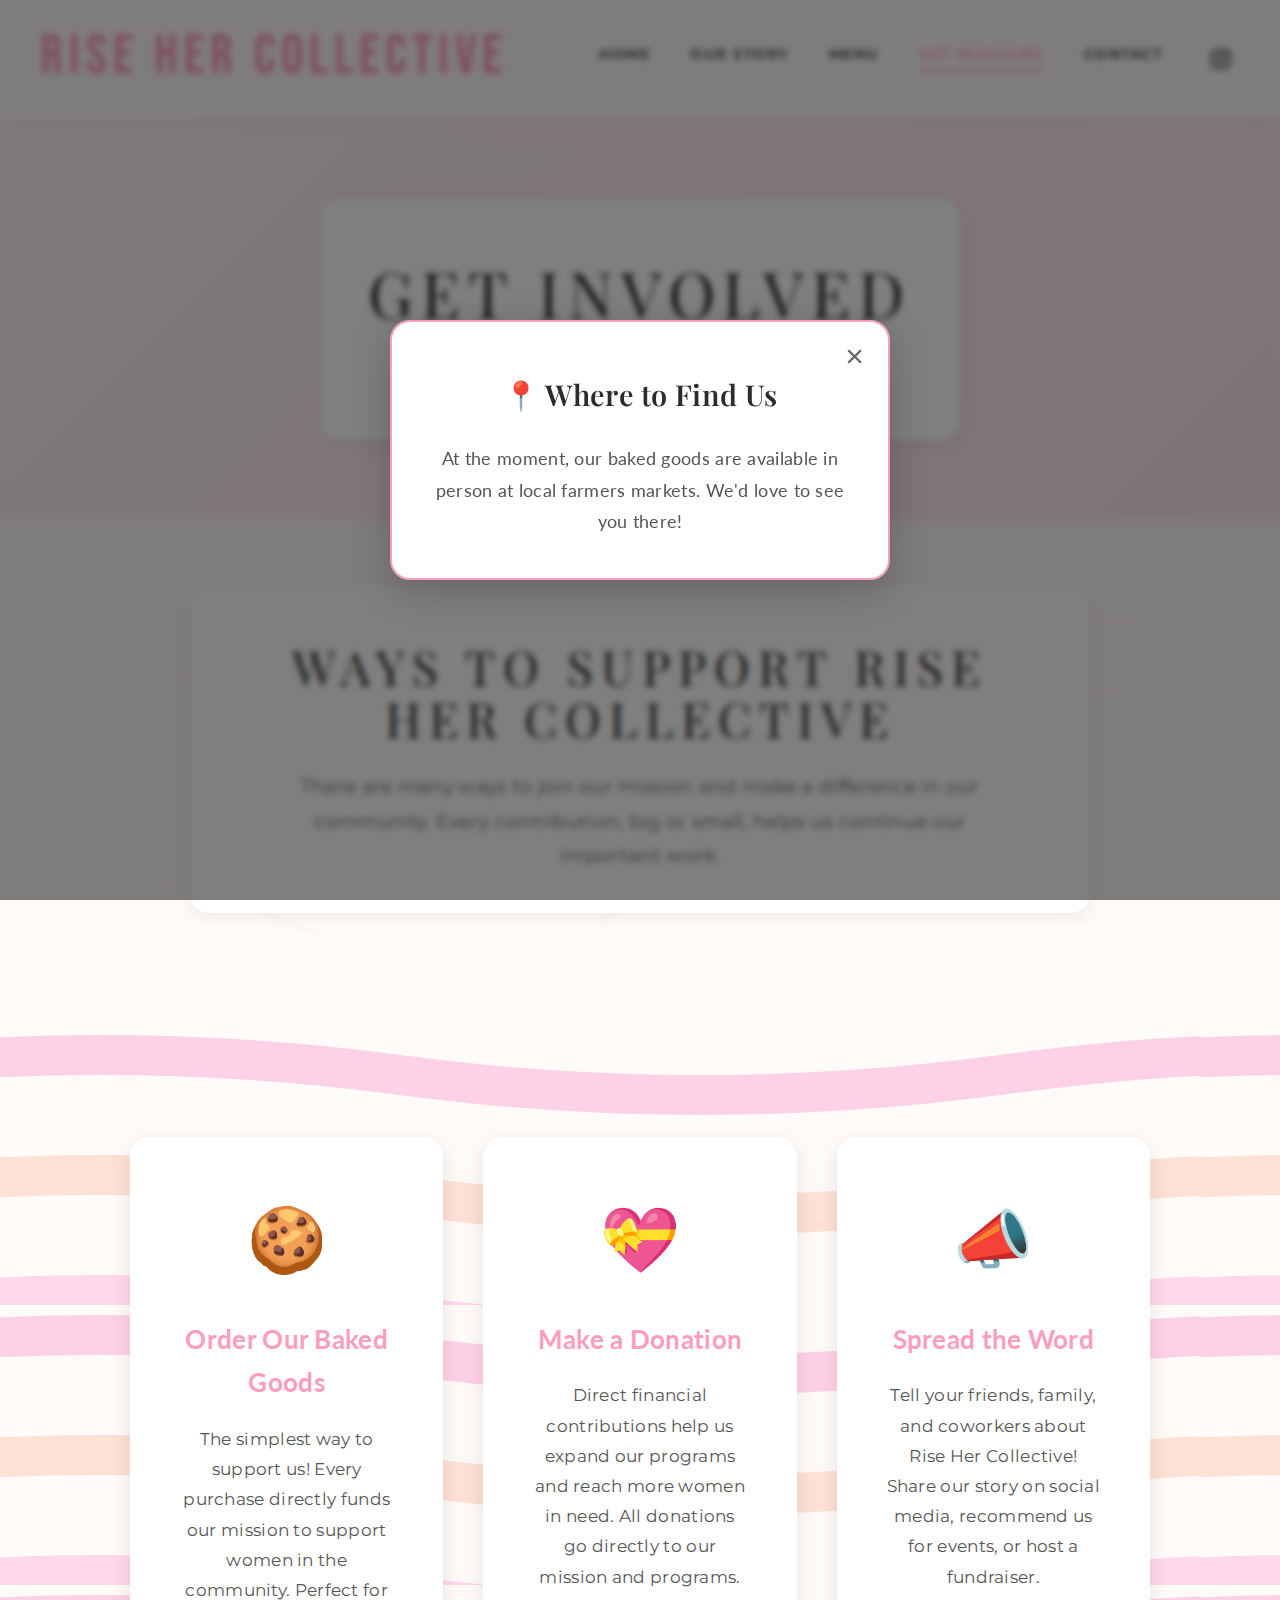
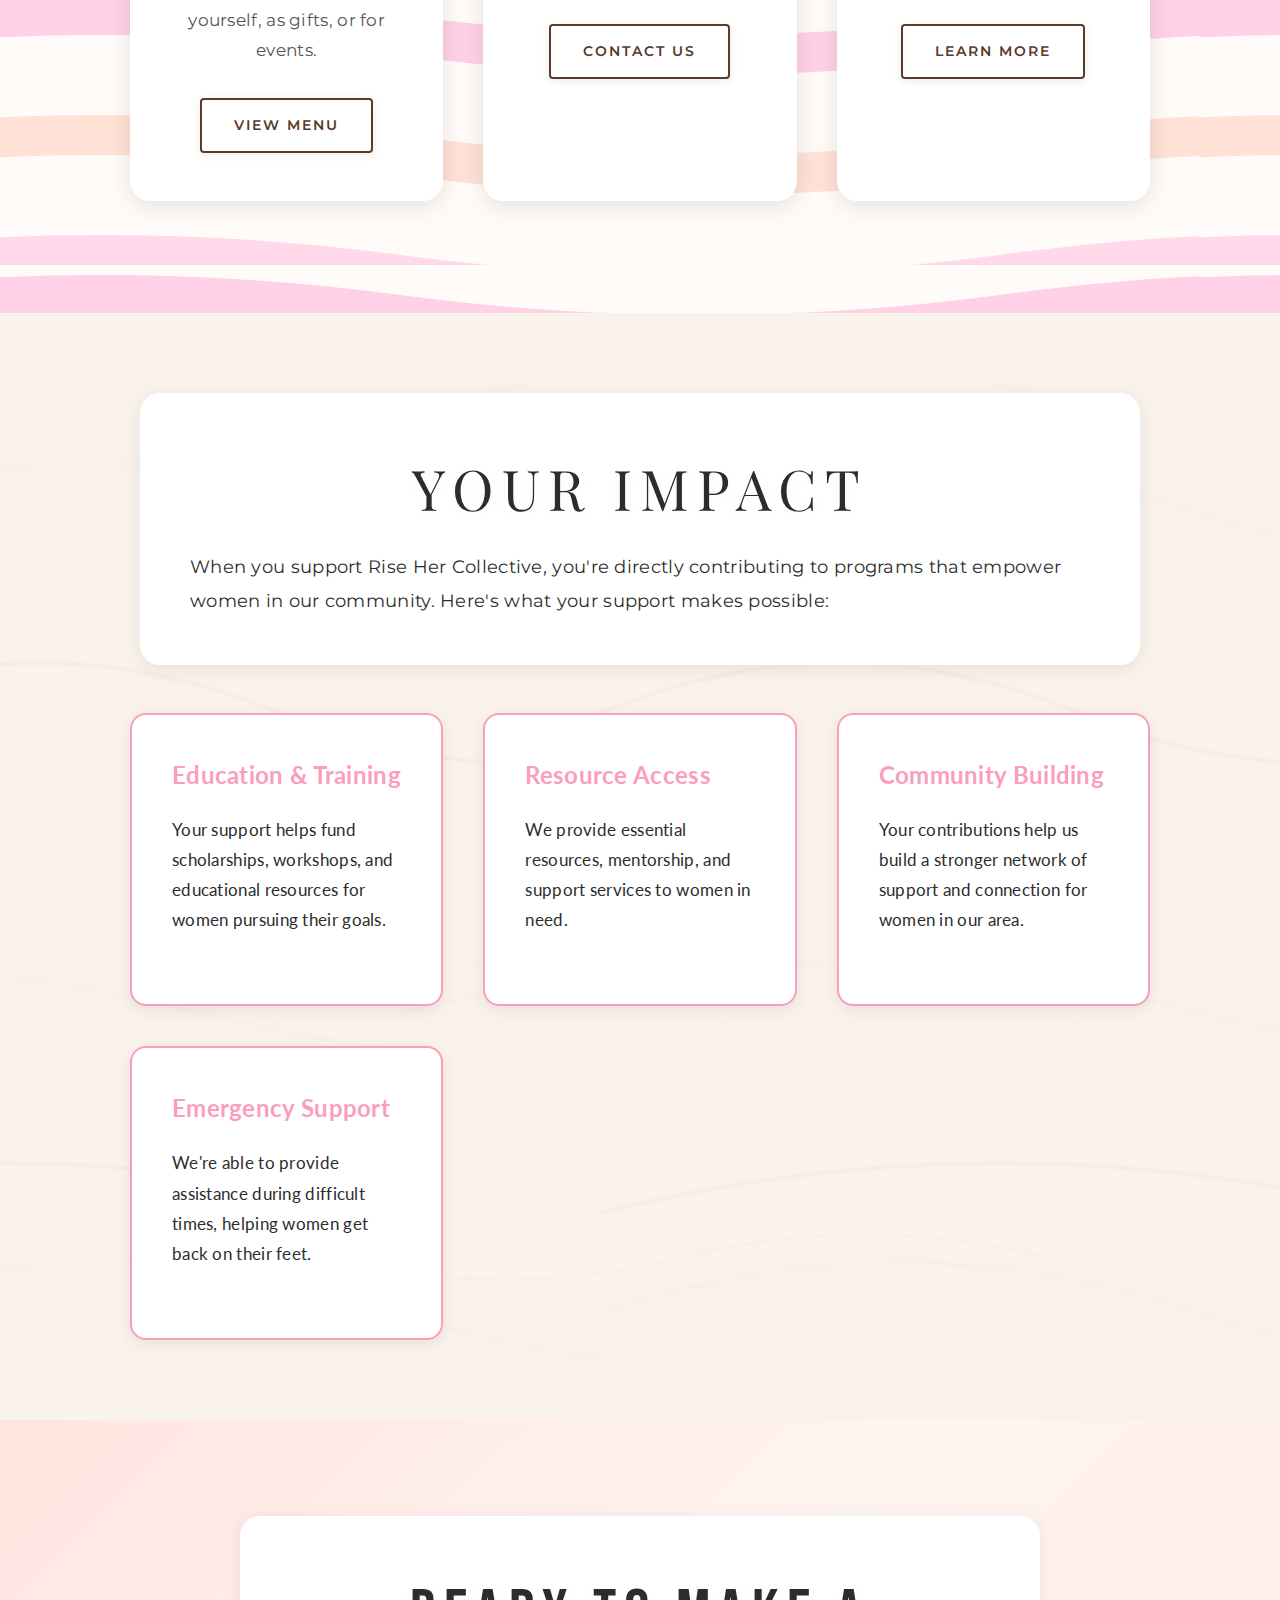
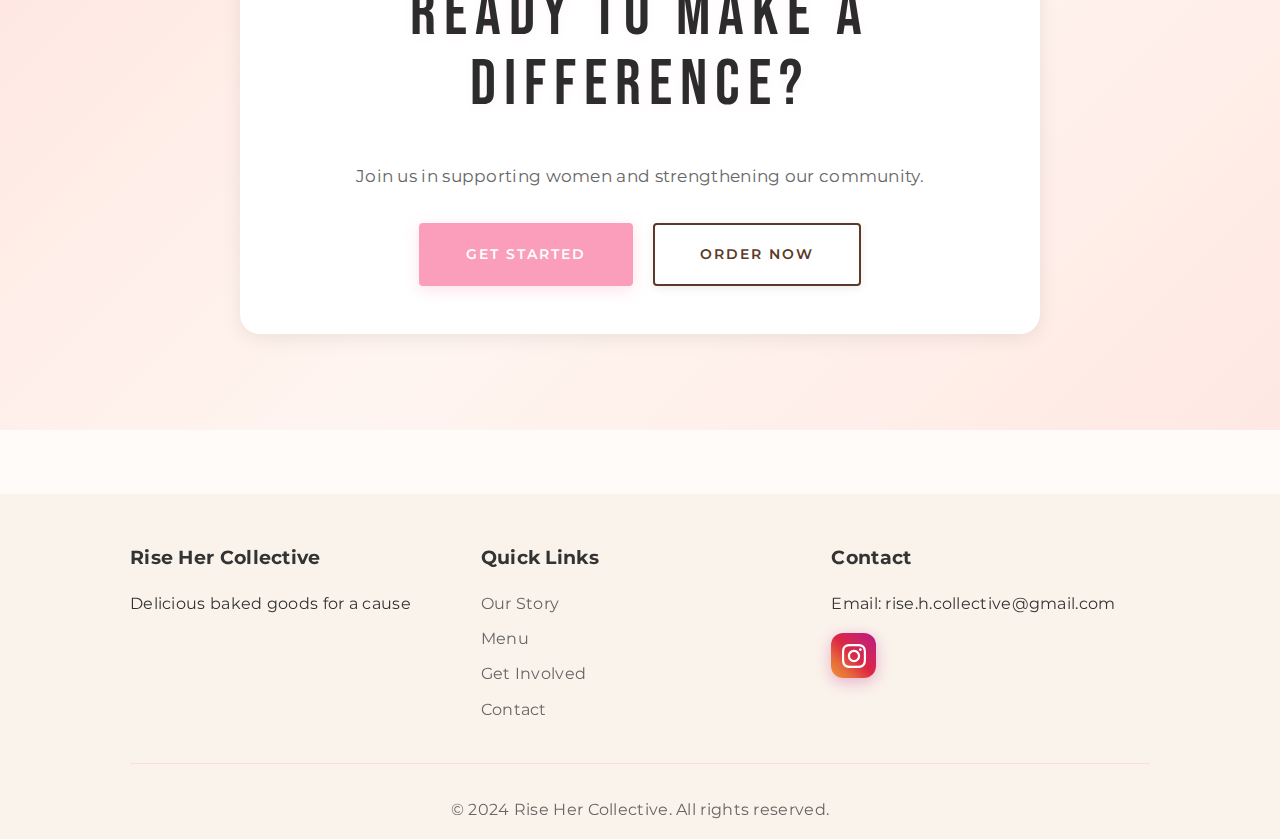
<file: get-involved.html>
<!DOCTYPE html>
<html lang="en">
<head>
    <meta charset="UTF-8">
    <meta name="viewport" content="width=device-width, initial-scale=1.0">
    <title>Get Involved - Rise Her Collective</title>
    <link rel="preconnect" href="https://fonts.googleapis.com">
    <link rel="preconnect" href="https://fonts.gstatic.com" crossorigin>
    <link href="https://fonts.googleapis.com/css2?family=Bebas+Neue&family=Montserrat:wght@300;400;500;600;700;800&family=Playfair+Display:wght@400;600;700&family=Lato:wght@300;400;700&display=swap" rel="stylesheet">
    <link rel="stylesheet" href="styles.css">
    <script src="mobile-nav.js" defer></script>
</head>
<body>
    <!-- Farmers Market Popup Modal -->
    <div id="farmersMarketModal" class="farmers-market-modal">
        <div class="modal-content">
            <button class="modal-close" aria-label="Close modal">&times;</button>
            <h3>📍 Where to Find Us</h3>
            <p>At the moment, our baked goods are available in person at local farmers markets. We'd love to see you there!</p>
        </div>
        <div class="modal-overlay"></div>
    </div>

    <!-- Navigation -->
    <nav class="navbar">
        <div class="nav-container">
            <a href="index.html" style="text-decoration: none; color: inherit;">
                <div class="logo">Rise Her Collective</div>
            </a>
            <button class="mobile-menu-toggle" aria-label="Toggle menu" aria-expanded="false">
                <span></span>
                <span></span>
                <span></span>
            </button>
            <div class="mobile-menu-overlay"></div>
            <ul class="nav-menu">
                <li><a href="index.html">Home</a></li>
                <li><a href="our-story.html">Our Story</a></li>
                <li><a href="menu.html">Menu</a></li>
                <li><a href="get-involved.html" class="active">Get Involved</a></li>
                <li><a href="contact.html">Contact</a></li>
                <li>
                    <a href="https://www.instagram.com/rise.her.collective?igsh=MTdsMTl0Ym4wdDVhcQ%3D%3D&utm_source=qr" target="_blank" rel="noopener noreferrer" class="nav-instagram-icon" aria-label="Follow us on Instagram">
                        <svg viewBox="0 0 24 24" xmlns="http://www.w3.org/2000/svg" style="width: 20px; height: 20px; fill: currentColor;">
                            <path d="M12 2.163c3.204 0 3.584.012 4.85.07 3.252.148 4.771 1.691 4.919 4.919.058 1.265.069 1.645.069 4.849 0 3.205-.012 3.584-.069 4.849-.149 3.225-1.664 4.771-4.919 4.919-1.266.058-1.644.07-4.85.07-3.204 0-3.584-.012-4.849-.07-3.26-.149-4.771-1.699-4.919-4.92-.058-1.265-.07-1.644-.07-4.849 0-3.204.013-3.583.07-4.849.149-3.227 1.664-4.771 4.919-4.919 1.266-.057 1.645-.069 4.849-.069zm0-2.163c-3.259 0-3.667.014-4.947.072-4.358.2-6.78 2.618-6.98 6.98-.059 1.281-.073 1.689-.073 4.948 0 3.259.014 3.668.072 4.948.2 4.358 2.618 6.78 6.98 6.98 1.281.058 1.689.072 4.948.072 3.259 0 3.668-.014 4.948-.072 4.354-.2 6.782-2.618 6.979-6.98.059-1.28.073-1.689.073-4.948 0-3.259-.014-3.667-.072-4.947-.196-4.354-2.617-6.78-6.979-6.98-1.281-.059-1.69-.073-4.949-.073zm0 5.838c-3.403 0-6.162 2.759-6.162 6.162s2.759 6.163 6.162 6.163 6.162-2.759 6.162-6.163c0-3.403-2.759-6.162-6.162-6.162zm0 10.162c-2.209 0-4-1.79-4-4 0-2.209 1.791-4 4-4s4 1.791 4 4c0 2.21-1.791 4-4 4zm6.406-11.845c-.796 0-1.441.645-1.441 1.44s.645 1.44 1.441 1.44c.795 0 1.439-.645 1.439-1.44s-.644-1.44-1.439-1.44z"/>
                        </svg>
                    </a>
                </li>
            </ul>
        </div>
    </nav>

    <!-- Page Header -->
    <section class="page-header" style="background: linear-gradient(135deg, #FFF5F8 0%, #FFE6EE 100%); padding: 5rem 0;">
        <div class="container">
            <div style="background: white; padding: 2.5rem 3rem; border-radius: 20px; box-shadow: 0 4px 20px rgba(0, 0, 0, 0.08); display: inline-block;">
                <h1 style="font-size: 4rem; margin-bottom: 1rem; color: #2c2c2c; font-family: 'Playfair Display', serif;">Get Involved</h1>
                <p class="page-subtitle" style="font-size: 1.3rem; color: #666; font-family: 'Lato', sans-serif;">Support Our Mission</p>
            </div>
        </div>
    </section>

    <!-- Ways to Support -->
    <section class="section squiggly-bg wavy-line-bg" style="padding: 4rem 0; background: #FFFBF8; position: relative;">
        <div class="decorative-squiggly">
            <div class="squiggly-line-1"></div>
            <div class="squiggly-line-3"></div>
        </div>
        <div class="container" style="max-width: 1100px; position: relative; z-index: 1;">
            <div style="text-align: center; margin-bottom: 3rem; background: white; padding: 2.5rem; border-radius: 20px; box-shadow: 0 4px 20px rgba(0, 0, 0, 0.08); max-width: 900px; margin-left: auto; margin-right: auto;">
                <h2 style="font-size: 3rem; margin-bottom: 1.5rem; color: #2c2c2c; font-family: 'Playfair Display', serif;">Ways to Support Rise Her Collective</h2>
                <p style="font-size: 1.2rem; line-height: 1.8; color: #666; max-width: 700px; margin: 0 auto;">
                    There are many ways to join our mission and make a difference in our community. 
                    Every contribution, big or small, helps us continue our important work.
                </p>
            </div>
        </div>
    </section>

    <!-- Support Options -->
    <section class="section section-light wavy-line-bg" style="padding: 4rem 0; background: #FFFBF8; position: relative;">
        <div class="container" style="max-width: 1100px; position: relative; z-index: 1;">
            <div class="support-grid" style="display: grid; grid-template-columns: repeat(3, 1fr); gap: 2.5rem;">
                <div class="support-card" style="background: white; padding: 3rem; border-radius: 20px; box-shadow: 0 6px 25px rgba(0,0,0,0.1); transition: all 0.4s ease; text-align: center;">
                    <div class="support-icon" style="font-size: 4rem; margin-bottom: 1.5rem;">🍪</div>
                    <h3 style="font-size: 1.6rem; color: #FB9EBB; margin-bottom: 1.2rem; font-family: 'Lato', sans-serif; font-weight: 700;">Order Our Baked Goods</h3>
                    <p style="font-size: 1.05rem; line-height: 1.8; color: #555; margin-bottom: 2rem;">The simplest way to support us! Every purchase directly funds our mission to support women in the community. Perfect for yourself, as gifts, or for events.</p>
                    <a href="menu.html" class="btn-secondary" style="display: inline-block; padding: 14px 32px;">View Menu</a>
                </div>
                <div class="support-card" style="background: white; padding: 3rem; border-radius: 20px; box-shadow: 0 6px 25px rgba(0,0,0,0.1); transition: all 0.4s ease; text-align: center;">
                    <div class="support-icon" style="font-size: 4rem; margin-bottom: 1.5rem;">💝</div>
                    <h3 style="font-size: 1.6rem; color: #FB9EBB; margin-bottom: 1.2rem; font-family: 'Lato', sans-serif; font-weight: 700;">Make a Donation</h3>
                    <p style="font-size: 1.05rem; line-height: 1.8; color: #555; margin-bottom: 2rem;">Direct financial contributions help us expand our programs and reach more women in need. All donations go directly to our mission and programs.</p>
                    <a href="contact.html" class="btn-secondary" style="display: inline-block; padding: 14px 32px;">Contact Us</a>
                </div>
                <div class="support-card" style="background: white; padding: 3rem; border-radius: 20px; box-shadow: 0 6px 25px rgba(0,0,0,0.1); transition: all 0.4s ease; text-align: center;">
                    <div class="support-icon" style="font-size: 4rem; margin-bottom: 1.5rem;">📣</div>
                    <h3 style="font-size: 1.6rem; color: #FB9EBB; margin-bottom: 1.2rem; font-family: 'Lato', sans-serif; font-weight: 700;">Spread the Word</h3>
                    <p style="font-size: 1.05rem; line-height: 1.8; color: #555; margin-bottom: 2rem;">Tell your friends, family, and coworkers about Rise Her Collective! Share our story on social media, recommend us for events, or host a fundraiser.</p>
                    <a href="our-story.html" class="btn-secondary" style="display: inline-block; padding: 14px 32px;">Learn More</a>
                </div>
    
        
            
        
    </section>

    <!-- Impact Section -->
    <section class="section squiggly-bg" style="background-color: #FAF3EB; padding: 5rem 0; position: relative;">
        <div class="decorative-squiggly">
            <div class="squiggly-line-2"></div>
        </div>
        <div class="container">
            <div style="background: white; padding: 3rem; border-radius: 20px; box-shadow: 0 4px 20px rgba(0, 0, 0, 0.08); margin-bottom: 3rem; max-width: 1000px; margin-left: auto; margin-right: auto;">
                <h2 style="text-align: center; font-size: 3.5rem; margin-bottom: 2rem; color: #2c2c2c; font-family: 'Playfair Display', serif;">Your Impact</h2>
                <p style="text-align: left; font-size: 1.15rem; line-height: 1.8; color: #2c2c2c; margin-bottom: 0; max-width: 900px; margin-left: auto; margin-right: auto;">
                    When you support Rise Her Collective, you're directly contributing to programs that empower women in our community. Here's what your support makes possible:
                </p>
            </div>
            <div class="impact-grid" style="grid-template-columns: repeat(3, 1fr); gap: 2.5rem; margin-bottom: 2.5rem;">
                <div class="impact-item" style="background: white; padding: 2.5rem; border-radius: 16px; border: 2px solid #FB9EBB; box-shadow: 0 4px 15px rgba(0,0,0,0.08); transition: all 0.3s ease;">
                    <h3 style="color: #FB9EBB; font-size: 1.5rem; font-weight: 700; margin-bottom: 1.2rem; font-family: 'Lato', sans-serif;">Education & Training</h3>
                    <p style="color: #2c2c2c; line-height: 1.8; font-size: 1.05rem; font-family: 'Lato', sans-serif;">Your support helps fund scholarships, workshops, and educational resources for women pursuing their goals.</p>
                </div>
                <div class="impact-item" style="background: white; padding: 2.5rem; border-radius: 16px; border: 2px solid #FB9EBB; box-shadow: 0 4px 15px rgba(0,0,0,0.08); transition: all 0.3s ease;">
                    <h3 style="color: #FB9EBB; font-size: 1.5rem; font-weight: 700; margin-bottom: 1.2rem; font-family: 'Lato', sans-serif;">Resource Access</h3>
                    <p style="color: #2c2c2c; line-height: 1.8; font-size: 1.05rem; font-family: 'Lato', sans-serif;">We provide essential resources, mentorship, and support services to women in need.</p>
                </div>
                <div class="impact-item" style="background: white; padding: 2.5rem; border-radius: 16px; border: 2px solid #FB9EBB; box-shadow: 0 4px 15px rgba(0,0,0,0.08); transition: all 0.3s ease;">
                    <h3 style="color: #FB9EBB; font-size: 1.5rem; font-weight: 700; margin-bottom: 1.2rem; font-family: 'Lato', sans-serif;">Community Building</h3>
                    <p style="color: #2c2c2c; line-height: 1.8; font-size: 1.05rem; font-family: 'Lato', sans-serif;">Your contributions help us build a stronger network of support and connection for women in our area.</p>
                </div>
            </div>
            <div style="display: grid; grid-template-columns: repeat(3, 1fr); gap: 2.5rem;">
                <div class="impact-item" style="background: white; padding: 2.5rem; border-radius: 16px; border: 2px solid #FB9EBB; box-shadow: 0 4px 15px rgba(0,0,0,0.08); transition: all 0.3s ease;">
                    <h3 style="color: #FB9EBB; font-size: 1.5rem; font-weight: 700; margin-bottom: 1.2rem; font-family: 'Lato', sans-serif;">Emergency Support</h3>
                    <p style="color: #2c2c2c; line-height: 1.8; font-size: 1.05rem; font-family: 'Lato', sans-serif;">We're able to provide assistance during difficult times, helping women get back on their feet.</p>
                </div>
            </div>
        </div>
    </section>

    
    

    <!-- Call to Action -->
    <section class="section section-dark">
        <div class="container text-center">
            <div style="background: white; padding: 3rem; border-radius: 20px; box-shadow: 0 4px 20px rgba(0, 0, 0, 0.08); max-width: 800px; margin-left: auto; margin-right: auto;">
                <h2 style="color: #2c2c2c;">Ready to Make a Difference?</h2>
                <p style="color: #666;">Join us in supporting women and strengthening our community.</p>
                <div style="margin-top: 2rem;">
                    <a href="contact.html" class="btn-primary">Get Started</a>
                    <a href="menu.html" class="btn-secondary" style="margin-left: 1rem;">Order Now</a>
                </div>
            </div>
        </div>
    </section>

    <!-- Footer -->
    <footer class="footer">
        <div class="container">
            <div class="footer-content">
                <div class="footer-section">
                    <h3>Rise Her Collective</h3>
                    <p>Delicious baked goods for a cause</p>
                </div>
                <div class="footer-section">
                    <h3>Quick Links</h3>
                    <ul>
                        <li><a href="our-story.html">Our Story</a></li>
                        <li><a href="menu.html">Menu</a></li>
                        <li><a href="get-involved.html">Get Involved</a></li>
                        <li><a href="contact.html">Contact</a></li>
                    </ul>
                </div>
                <div class="footer-section">
                    <h3>Contact</h3>
                    <p>Email: rise.h.collective@gmail.com</p>
                    <div class="social-icons">
                        <a href="https://www.instagram.com/rise.her.collective?igsh=MTdsMTl0Ym4wdDVhcQ%3D%3D&utm_source=qr" target="_blank" rel="noopener noreferrer" class="instagram-icon" aria-label="Follow us on Instagram">
                            <svg viewBox="0 0 24 24" xmlns="http://www.w3.org/2000/svg">
                                <path d="M12 2.163c3.204 0 3.584.012 4.85.07 3.252.148 4.771 1.691 4.919 4.919.058 1.265.069 1.645.069 4.849 0 3.205-.012 3.584-.069 4.849-.149 3.225-1.664 4.771-4.919 4.919-1.266.058-1.644.07-4.85.07-3.204 0-3.584-.012-4.849-.07-3.26-.149-4.771-1.699-4.919-4.92-.058-1.265-.07-1.644-.07-4.849 0-3.204.013-3.583.07-4.849.149-3.227 1.664-4.771 4.919-4.919 1.266-.057 1.645-.069 4.849-.069zm0-2.163c-3.259 0-3.667.014-4.947.072-4.358.2-6.78 2.618-6.98 6.98-.059 1.281-.073 1.689-.073 4.948 0 3.259.014 3.668.072 4.948.2 4.358 2.618 6.78 6.98 6.98 1.281.058 1.689.072 4.948.072 3.259 0 3.668-.014 4.948-.072 4.354-.2 6.782-2.618 6.979-6.98.059-1.28.073-1.689.073-4.948 0-3.259-.014-3.667-.072-4.947-.196-4.354-2.617-6.78-6.979-6.98-1.281-.059-1.69-.073-4.949-.073zm0 5.838c-3.403 0-6.162 2.759-6.162 6.162s2.759 6.163 6.162 6.163 6.162-2.759 6.162-6.163c0-3.403-2.759-6.162-6.162-6.162zm0 10.162c-2.209 0-4-1.79-4-4 0-2.209 1.791-4 4-4s4 1.791 4 4c0 2.21-1.791 4-4 4zm6.406-11.845c-.796 0-1.441.645-1.441 1.44s.645 1.44 1.441 1.44c.795 0 1.439-.645 1.439-1.44s-.644-1.44-1.439-1.44z"/>
                            </svg>
                        </a>
                    </div>
                </div>
            </div>
            <div class="footer-bottom">
                <p>&copy; 2024 Rise Her Collective. All rights reserved.</p>
            </div>
        </div>
    </footer>

    <script>
        // Farmers Market Modal
        const modal = document.getElementById('farmersMarketModal');
        const closeBtn = document.querySelector('.modal-close');
        const overlay = document.querySelector('.modal-overlay');

        // Show modal on page load
        window.addEventListener('load', function() {
            if (!sessionStorage.getItem('farmersMarketModalClosed')) {
                setTimeout(function() {
                    modal.classList.add('show');
                }, 500);
            }
        });

        // Close modal function
        function closeModal() {
            modal.classList.remove('show');
            sessionStorage.setItem('farmersMarketModalClosed', 'true');
        }

        if (closeBtn) closeBtn.addEventListener('click', closeModal);
        if (overlay) overlay.addEventListener('click', closeModal);

        document.addEventListener('keydown', function(e) {
            if (e.key === 'Escape' && modal.classList.contains('show')) {
                closeModal();
            }
        });
    </script>
</body>
</html>
</file>
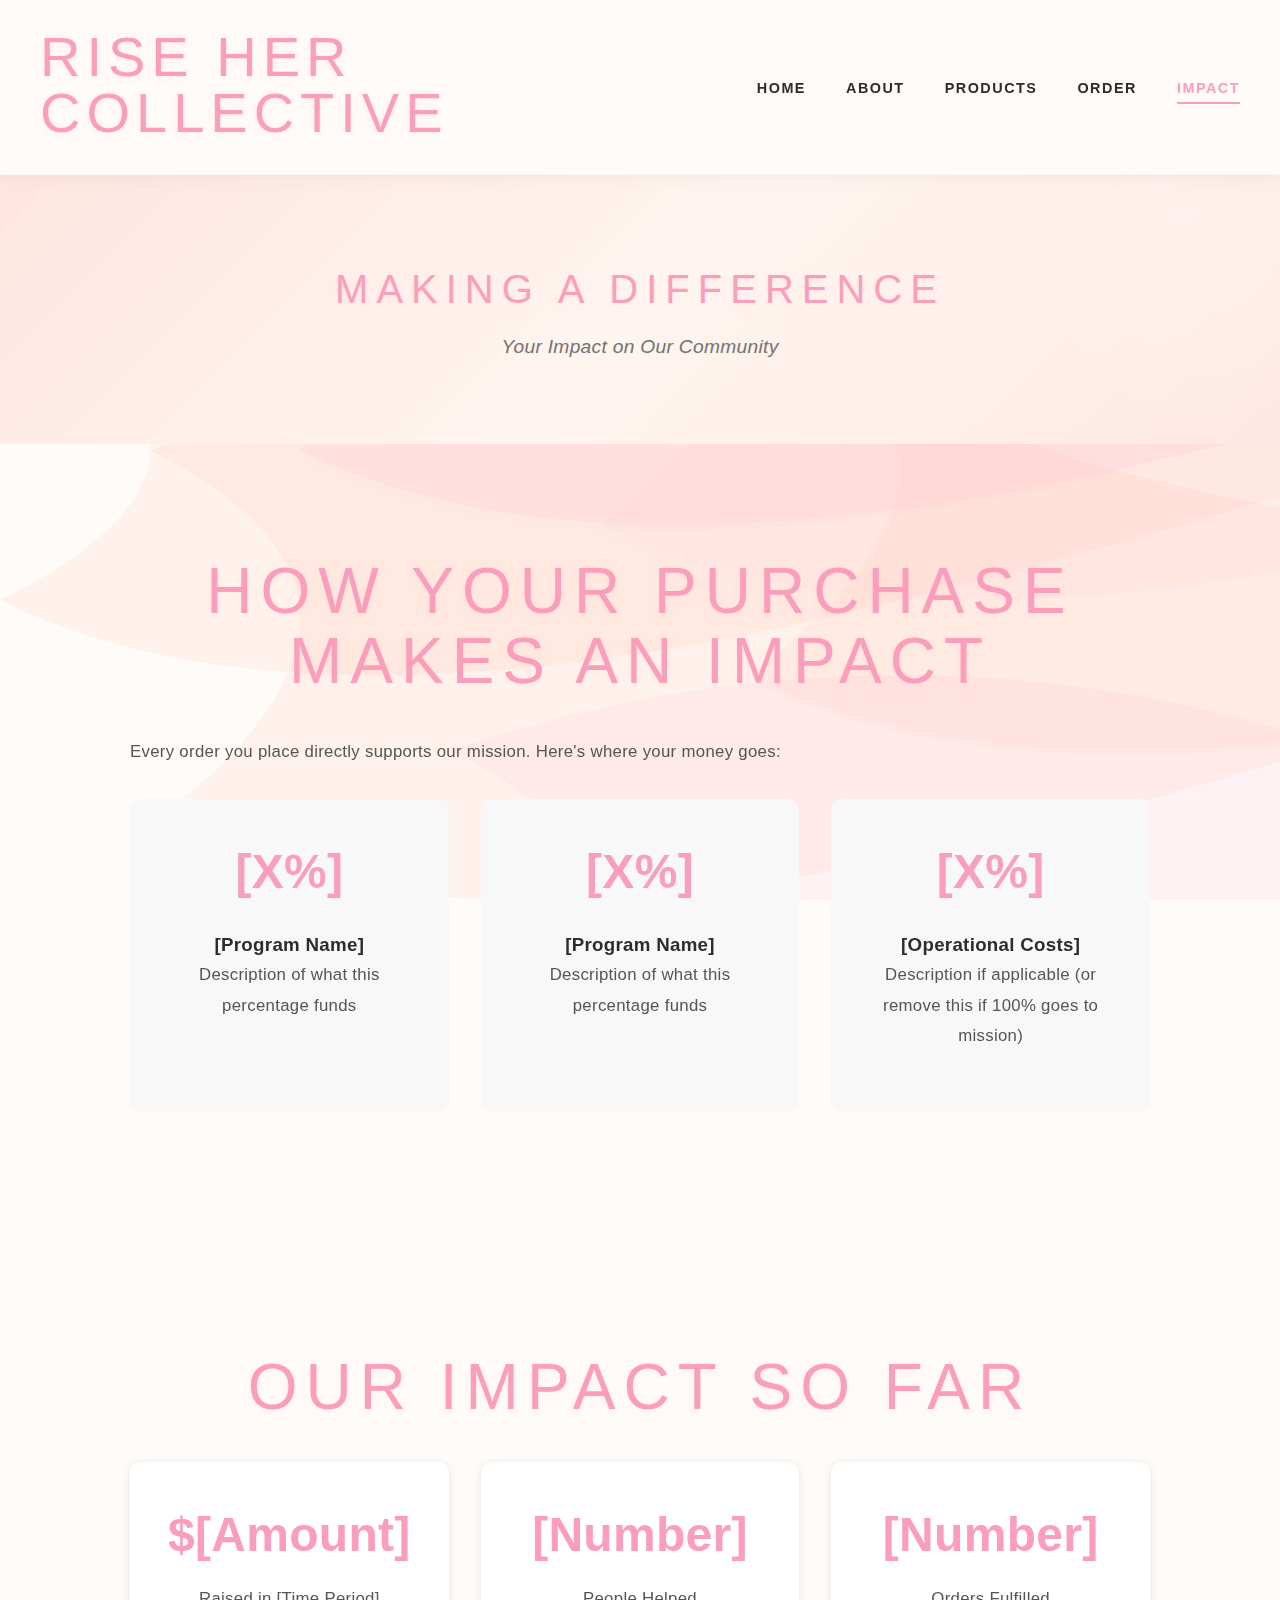
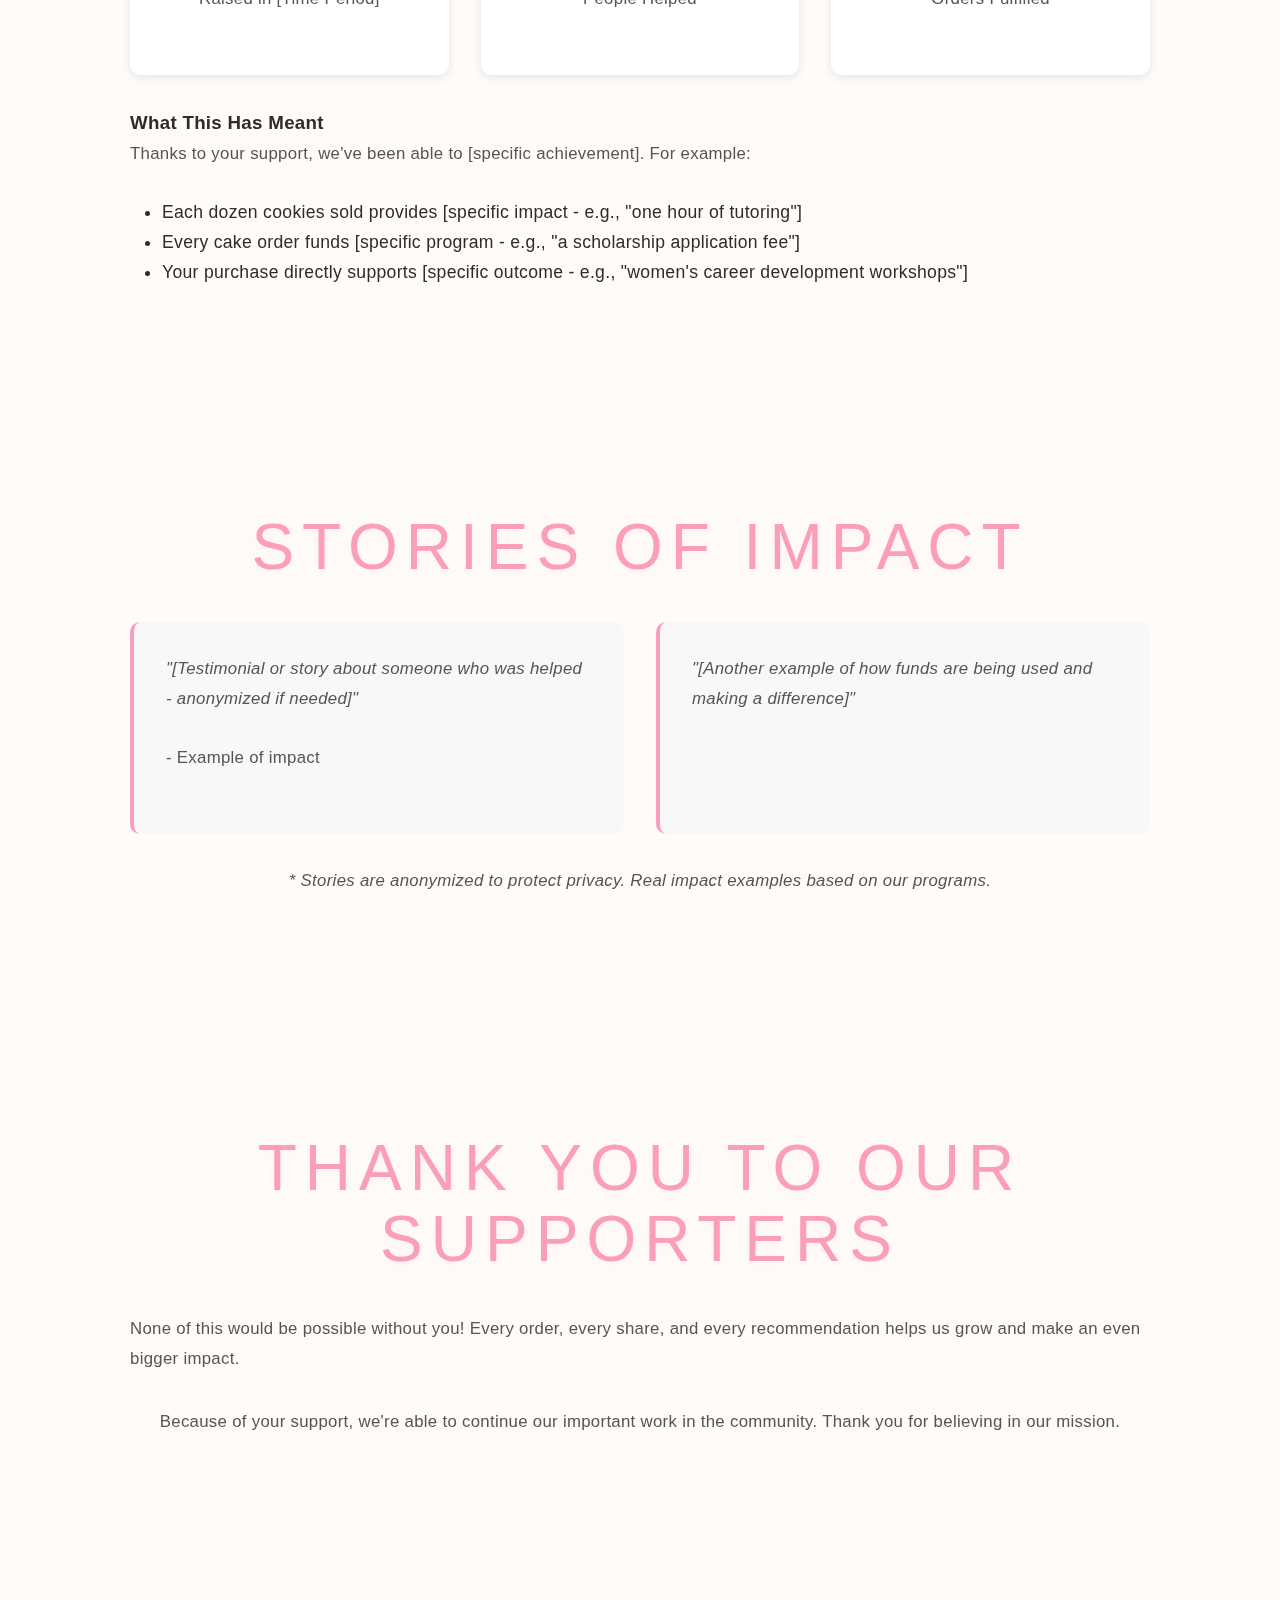
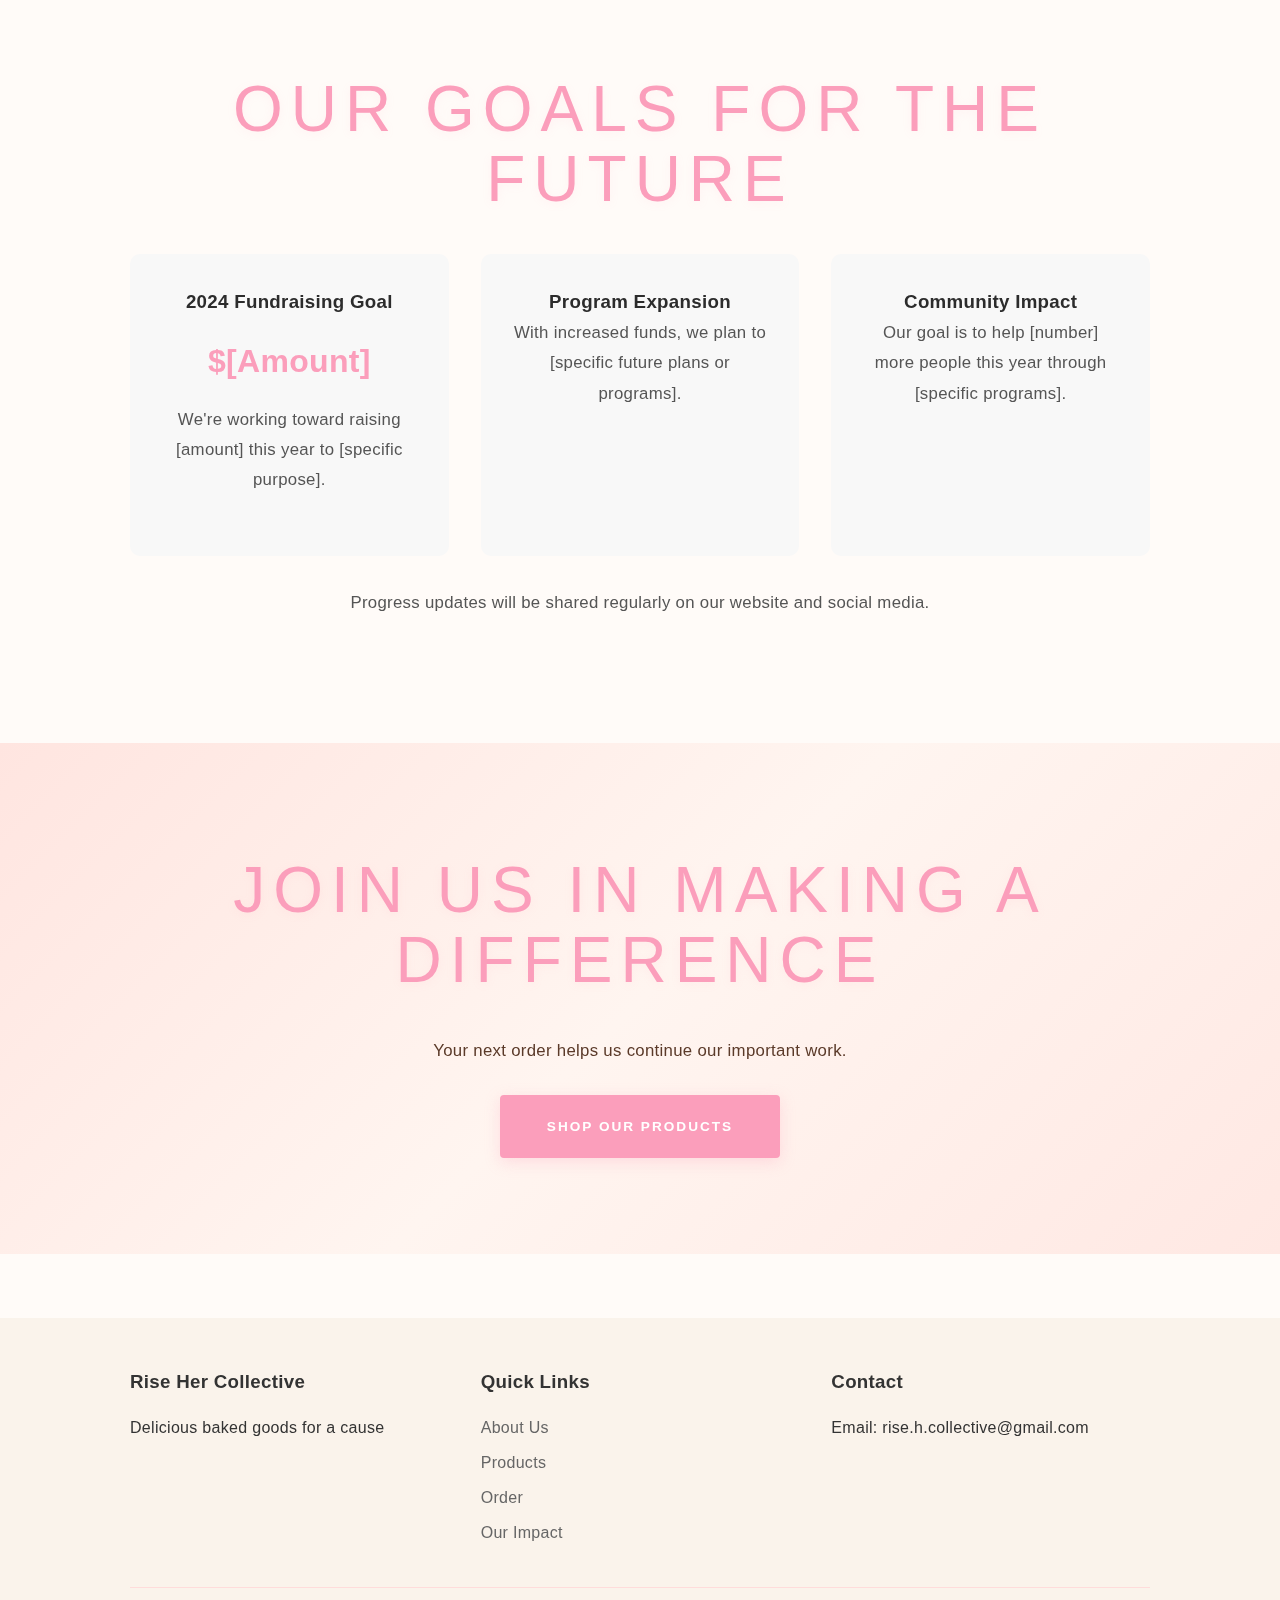
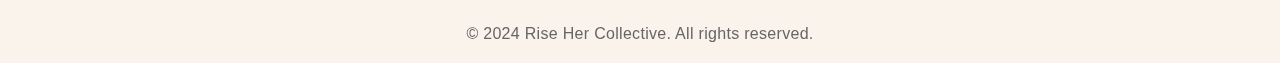
<file: impact.html>
<!DOCTYPE html>
<html lang="en">
<head>
    <meta charset="UTF-8">
    <meta name="viewport" content="width=device-width, initial-scale=1.0">
    <title>Our Impact - Rise Her Collective</title>
    <link rel="stylesheet" href="styles.css">
</head>
<body>
    <!-- Navigation -->
    <nav class="navbar">
        <div class="nav-container">
            <a href="index.html" style="text-decoration: none; color: inherit;">
                <div class="logo">Rise Her Collective</div>
            </a>
            <ul class="nav-menu">
                <li><a href="index.html">Home</a></li>
                <li><a href="about.html">About</a></li>
                <li><a href="products.html">Products</a></li>
                <li><a href="order.html">Order</a></li>
                <li><a href="impact.html" class="active">Impact</a></li>
            </ul>
        </div>
    </nav>

    <!-- Page Header -->
    <section class="page-header">
        <div class="container">
            <h1>Making a Difference</h1>
            <p class="page-subtitle">Your Impact on Our Community</p>
        </div>
    </section>

    <!-- How Funds Are Used -->
    <section class="section">
        <div class="container">
            <h2>How Your Purchase Makes an Impact</h2>
            <p>
                Every order you place directly supports our mission. Here's where your money goes:
            </p>
            <div class="funds-breakdown">
                <div class="fund-item">
                    <div class="fund-percentage">[X%]</div>
                    <h3>[Program Name]</h3>
                    <p>Description of what this percentage funds</p>
                </div>
                <div class="fund-item">
                    <div class="fund-percentage">[X%]</div>
                    <h3>[Program Name]</h3>
                    <p>Description of what this percentage funds</p>
                </div>
                <div class="fund-item">
                    <div class="fund-percentage">[X%]</div>
                    <h3>[Operational Costs]</h3>
                    <p>Description if applicable (or remove this if 100% goes to mission)</p>
                </div>
            </div>
        </div>
    </section>

    <!-- Impact Examples -->
    <section class="section section-light">
        <div class="container">
            <h2>Our Impact So Far</h2>
            <div class="impact-stats">
                <div class="stat-card">
                    <div class="stat-number">$[Amount]</div>
                    <p>Raised in [Time Period]</p>
                </div>
                <div class="stat-card">
                    <div class="stat-number">[Number]</div>
                    <p>People Helped</p>
                </div>
                <div class="stat-card">
                    <div class="stat-number">[Number]</div>
                    <p>Orders Fulfilled</p>
                </div>
            </div>
            
            <div class="impact-examples">
                <h3>What This Has Meant</h3>
                <p>
                    Thanks to your support, we've been able to [specific achievement]. 
                    For example:
                </p>
                <ul class="impact-list">
                    <li>Each dozen cookies sold provides [specific impact - e.g., "one hour of tutoring"]</li>
                    <li>Every cake order funds [specific program - e.g., "a scholarship application fee"]</li>
                    <li>Your purchase directly supports [specific outcome - e.g., "women's career development workshops"]</li>
                </ul>
            </div>
        </div>
    </section>

    <!-- Real Stories (Optional) -->
    <section class="section">
        <div class="container">
            <h2>Stories of Impact</h2>
            <div class="story-grid">
                <div class="story-card">
                    <p class="story-quote">
                        "[Testimonial or story about someone who was helped - anonymized if needed]"
                    </p>
                    <p class="story-note">- Example of impact</p>
                </div>
                <div class="story-card">
                    <p class="story-quote">
                        "[Another example of how funds are being used and making a difference]"
                    </p>
                </div>
            </div>
            <p class="note-text">
                * Stories are anonymized to protect privacy. Real impact examples based on our programs.
            </p>
        </div>
    </section>

    <!-- Recognition -->
    <section class="section section-light">
        <div class="container">
            <h2>Thank You to Our Supporters</h2>
            <p>
                None of this would be possible without you! Every order, every share, 
                and every recommendation helps us grow and make an even bigger impact.
            </p>
            <p class="impact-message">
                Because of your support, we're able to continue our important work in the community. 
                Thank you for believing in our mission.
            </p>
        </div>
    </section>

    <!-- Future Goals -->
    <section class="section">
        <div class="container">
            <h2>Our Goals for the Future</h2>
            <div class="goals-grid">
                <div class="goal-card">
                    <h3>2024 Fundraising Goal</h3>
                    <div class="goal-amount">$[Amount]</div>
                    <p>We're working toward raising [amount] this year to [specific purpose].</p>
                </div>
                <div class="goal-card">
                    <h3>Program Expansion</h3>
                    <p>With increased funds, we plan to [specific future plans or programs].</p>
                </div>
                <div class="goal-card">
                    <h3>Community Impact</h3>
                    <p>Our goal is to help [number] more people this year through [specific programs].</p>
                </div>
            </div>
            <div class="progress-note">
                <p>Progress updates will be shared regularly on our website and social media.</p>
            </div>
        </div>
    </section>

    <!-- Call to Action -->
    <section class="section section-dark">
        <div class="container text-center">
            <h2>Join Us in Making a Difference</h2>
            <p>Your next order helps us continue our important work.</p>
            <a href="products.html" class="btn-primary">Shop Our Products</a>
        </div>
    </section>

    <!-- Footer -->
    <footer class="footer">
        <div class="container">
            <div class="footer-content">
                <div class="footer-section">
                    <h3>Rise Her Collective</h3>
                    <p>Delicious baked goods for a cause</p>
                </div>
                <div class="footer-section">
                    <h3>Quick Links</h3>
                    <ul>
                        <li><a href="about.html">About Us</a></li>
                        <li><a href="products.html">Products</a></li>
                        <li><a href="order.html">Order</a></li>
                        <li><a href="impact.html">Our Impact</a></li>
                    </ul>
                </div>
                <div class="footer-section">
                    <h3>Contact</h3>
                    <p>Email: rise.h.collective@gmail.com</p>
                </div>
            </div>
            <div class="footer-bottom">
                <p>&copy; 2024 Rise Her Collective. All rights reserved.</p>
            </div>
        </div>
    </footer>
</body>
</html>
</file>
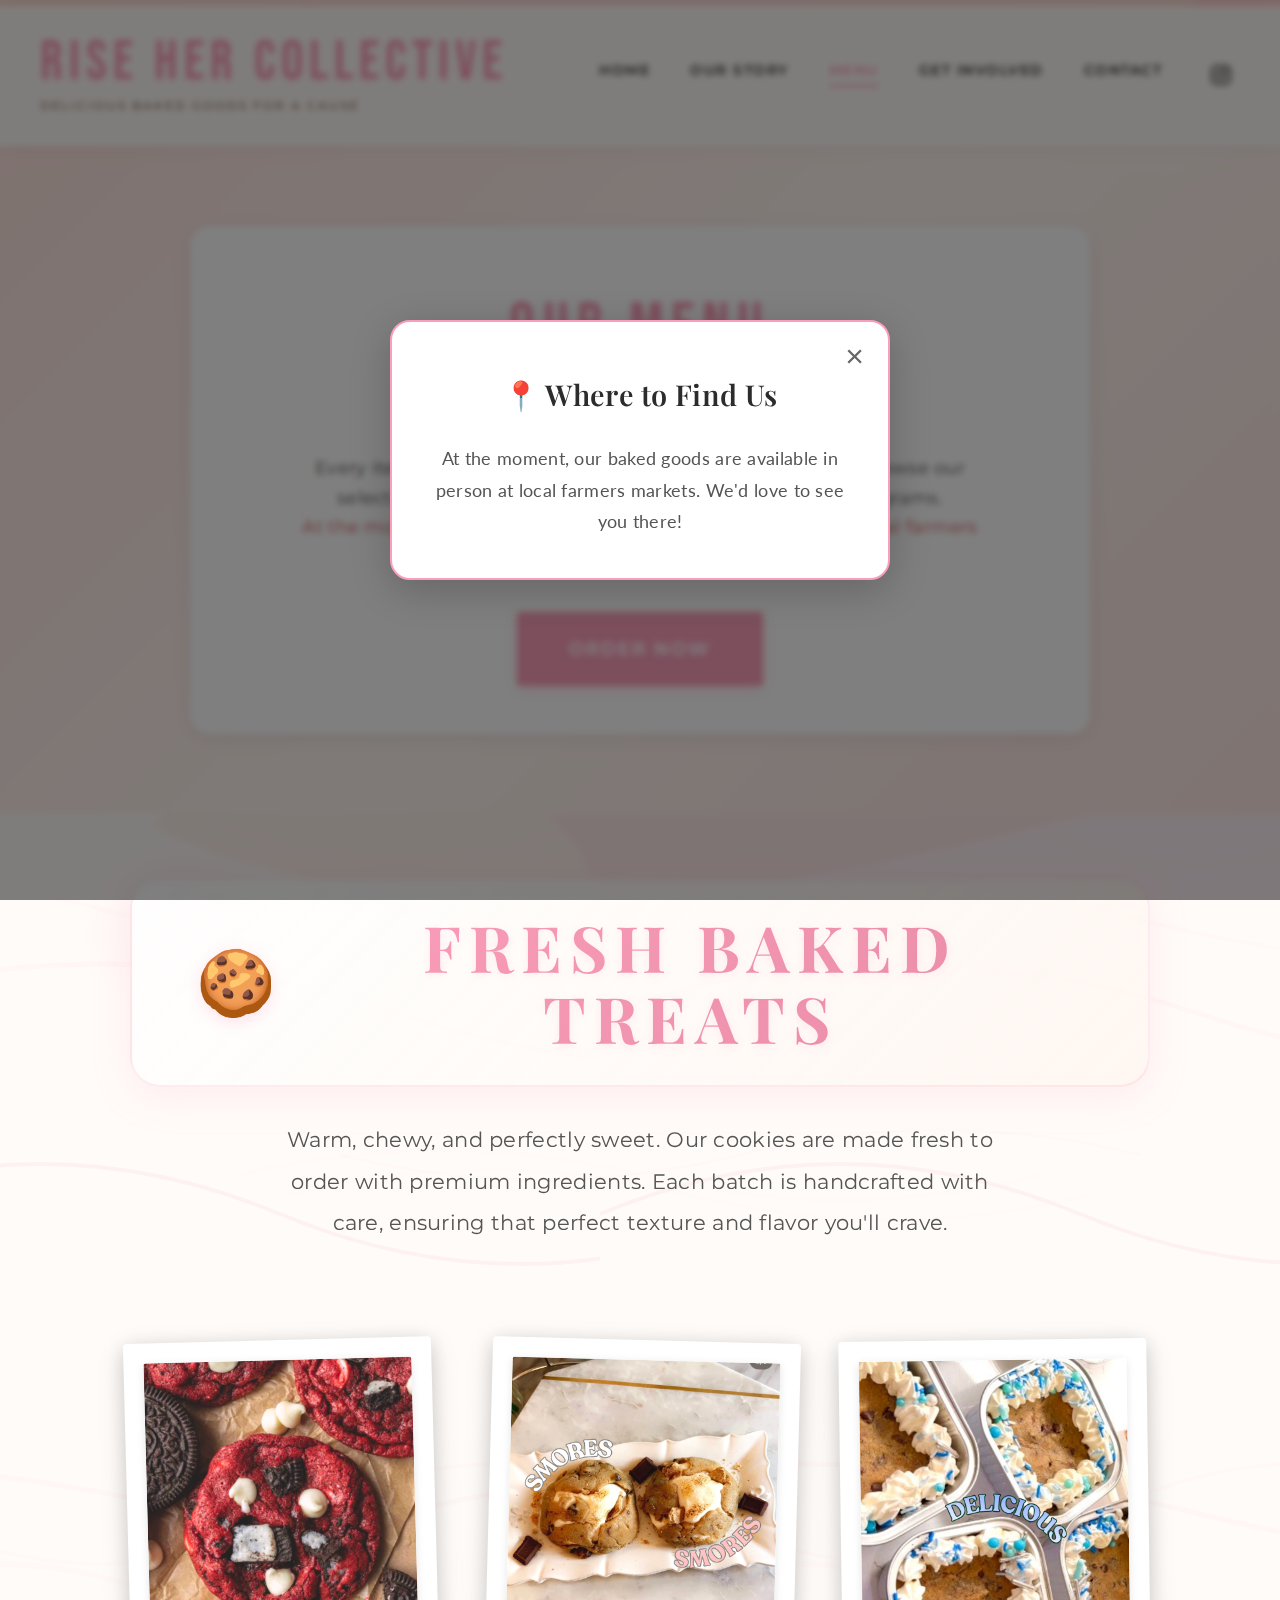
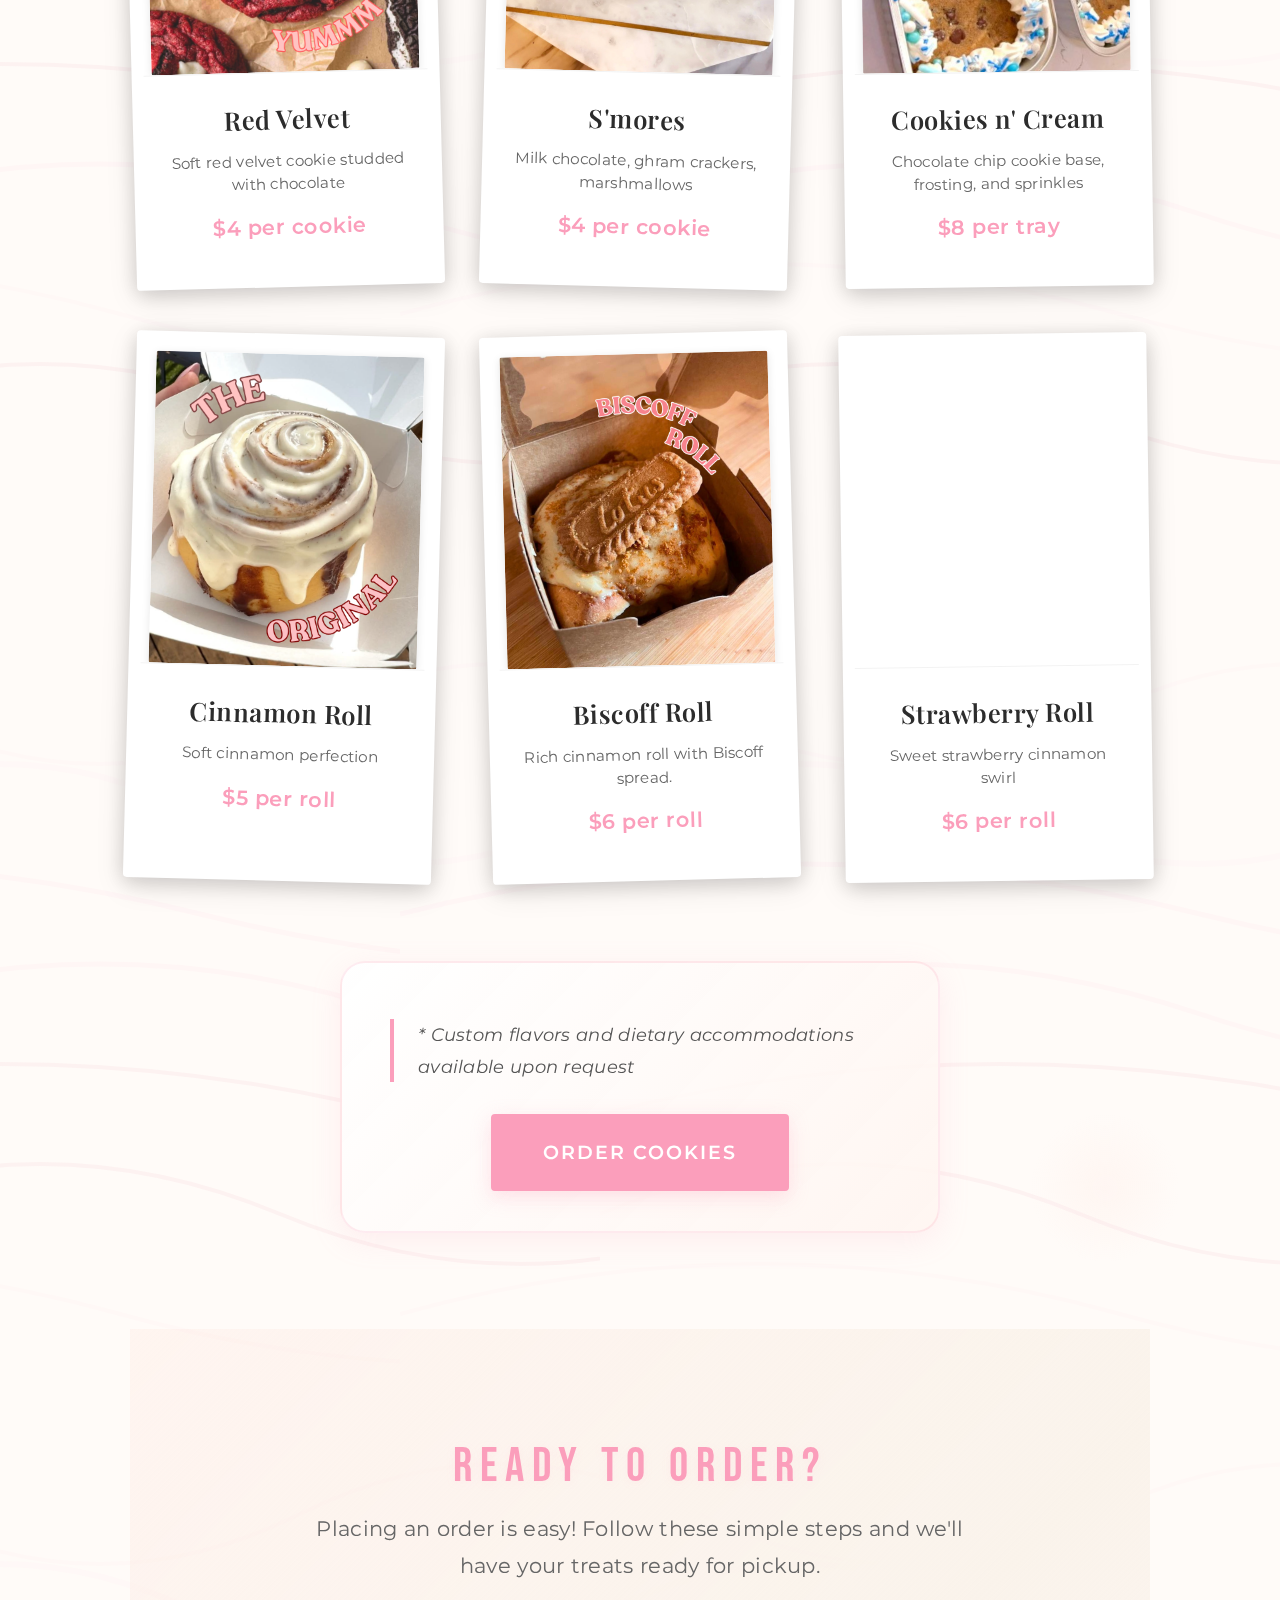
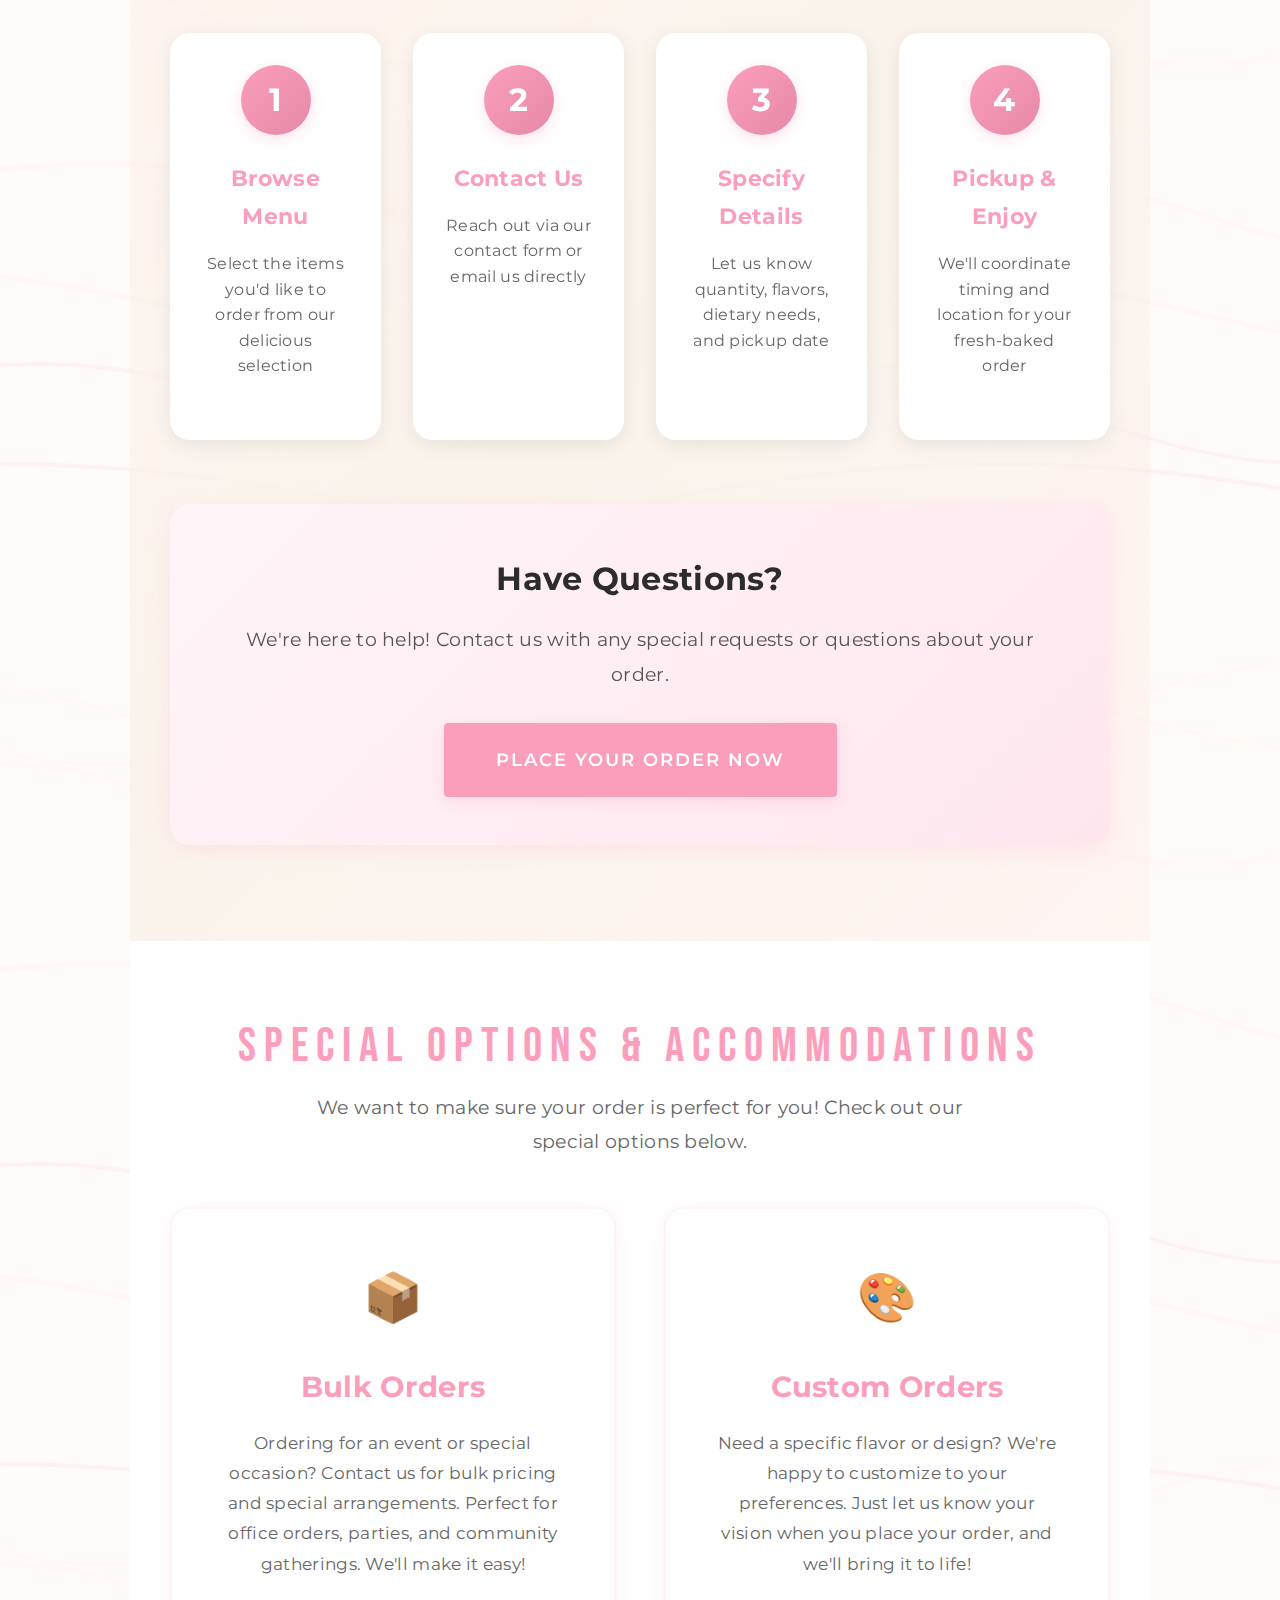
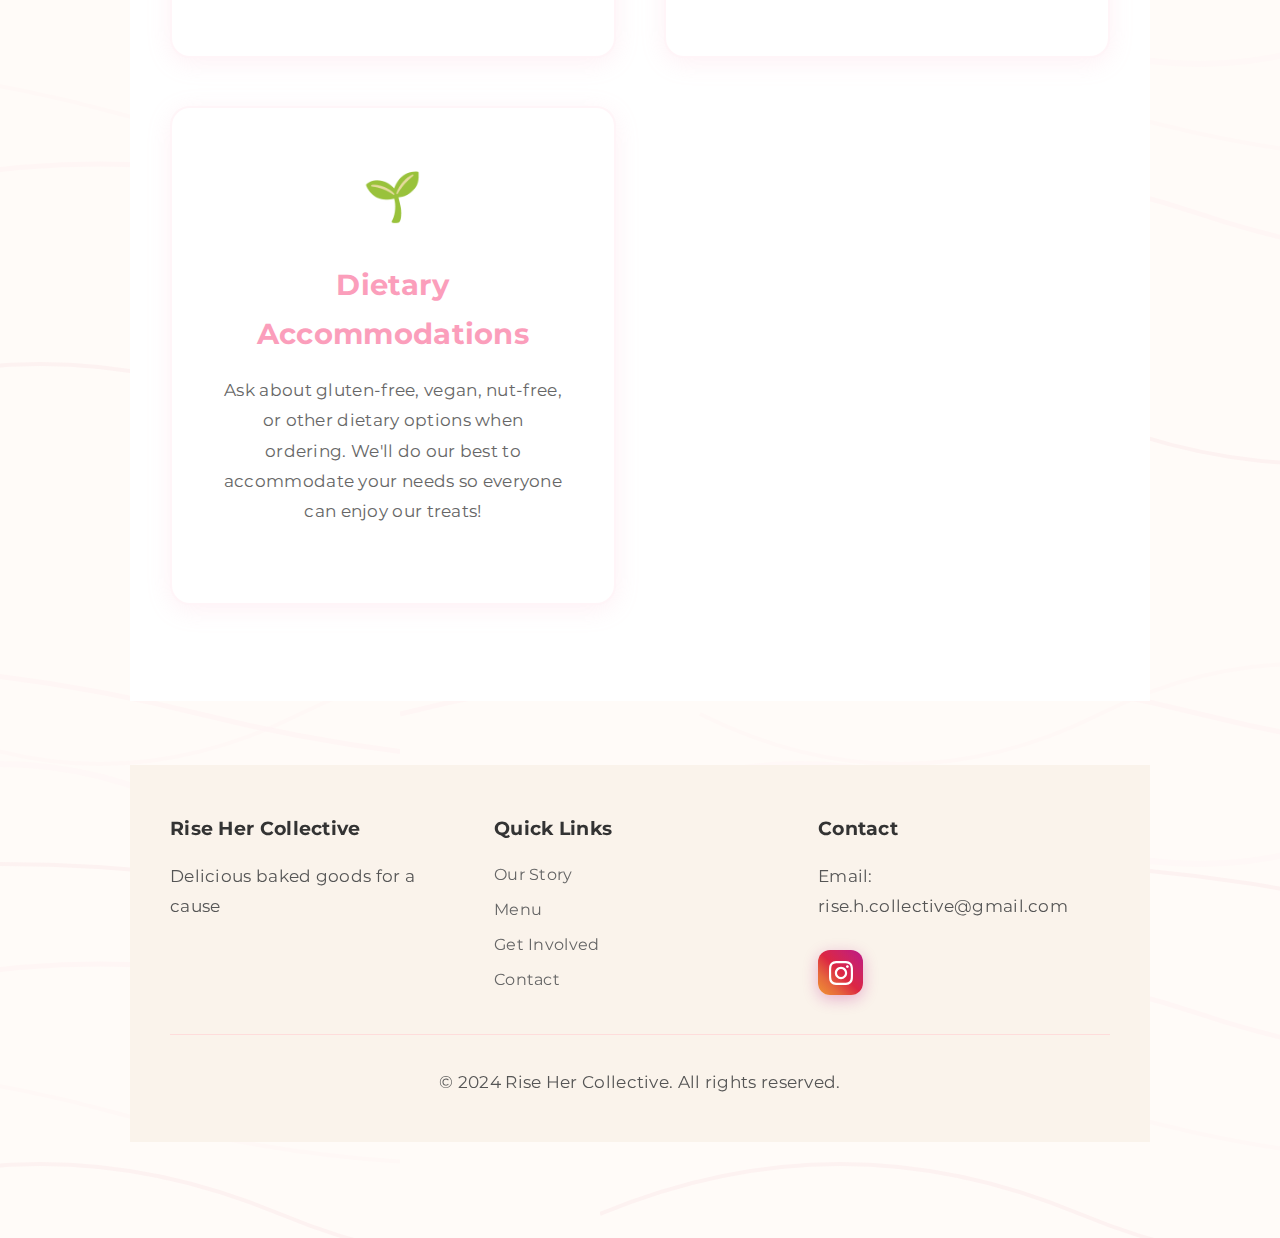
<file: menu.html>
<!DOCTYPE html>
<html lang="en">
<head>
    <meta charset="UTF-8">
    <meta name="viewport" content="width=device-width, initial-scale=1.0">
    <title>Menu - Rise Her Collective</title>
    <link rel="preconnect" href="https://fonts.googleapis.com">
    <link rel="preconnect" href="https://fonts.gstatic.com" crossorigin>
    <link href="https://fonts.googleapis.com/css2?family=Bebas+Neue&family=Montserrat:wght@300;400;500;600;700;800&family=Playfair+Display:wght@400;600;700&family=Lato:wght@300;400;700&display=swap" rel="stylesheet">
    <link rel="stylesheet" href="styles.css">
</head>
<body>
    <!-- Farmers Market Popup Modal -->
    <div id="farmersMarketModal" class="farmers-market-modal">
        <div class="modal-content">
            <button class="modal-close" aria-label="Close modal">&times;</button>
            <h3>📍 Where to Find Us</h3>
            <p>At the moment, our baked goods are available in person at local farmers markets. We'd love to see you there!</p>
        </div>
        <div class="modal-overlay"></div>
    </div>

    <!-- Top Pink Bar -->
    <div class="top-pink-bar"></div>

    <!-- Navigation -->
    <nav class="navbar">
        <div class="nav-container">
            <div>
                <div class="logo">Rise Her Collective</div>
                <p class="brand-tagline">Delicious baked goods for a cause</p>
            </div>
            <ul class="nav-menu">
                <li><a href="index.html">Home</a></li>
                <li><a href="our-story.html">Our Story</a></li>
                <li><a href="menu.html" class="active">Menu</a></li>
                <li><a href="get-involved.html">Get Involved</a></li>
                <li><a href="contact.html">Contact</a></li>
                <li>
                    <a href="https://www.instagram.com/rise.her.collective?igsh=MTdsMTl0Ym4wdDVhcQ%3D%3D&utm_source=qr" target="_blank" rel="noopener noreferrer" class="nav-instagram-icon" aria-label="Follow us on Instagram">
                        <svg viewBox="0 0 24 24" xmlns="http://www.w3.org/2000/svg" style="width: 20px; height: 20px; fill: currentColor;">
                            <path d="M12 2.163c3.204 0 3.584.012 4.85.07 3.252.148 4.771 1.691 4.919 4.919.058 1.265.069 1.645.069 4.849 0 3.205-.012 3.584-.069 4.849-.149 3.225-1.664 4.771-4.919 4.919-1.266.058-1.644.07-4.85.07-3.204 0-3.584-.012-4.849-.07-3.26-.149-4.771-1.699-4.919-4.92-.058-1.265-.07-1.644-.07-4.849 0-3.204.013-3.583.07-4.849.149-3.227 1.664-4.771 4.919-4.919 1.266-.057 1.645-.069 4.849-.069zm0-2.163c-3.259 0-3.667.014-4.947.072-4.358.2-6.78 2.618-6.98 6.98-.059 1.281-.073 1.689-.073 4.948 0 3.259.014 3.668.072 4.948.2 4.358 2.618 6.78 6.98 6.98 1.281.058 1.689.072 4.948.072 3.259 0 3.668-.014 4.948-.072 4.354-.2 6.782-2.618 6.979-6.98.059-1.28.073-1.689.073-4.948 0-3.259-.014-3.667-.072-4.947-.196-4.354-2.617-6.78-6.979-6.98-1.281-.059-1.69-.073-4.949-.073zm0 5.838c-3.403 0-6.162 2.759-6.162 6.162s2.759 6.163 6.162 6.163 6.162-2.759 6.162-6.163c0-3.403-2.759-6.162-6.162-6.162zm0 10.162c-2.209 0-4-1.79-4-4 0-2.209 1.791-4 4-4s4 1.791 4 4c0 2.21-1.791 4-4 4zm6.406-11.845c-.796 0-1.441.645-1.441 1.44s.645 1.44 1.441 1.44c.795 0 1.439-.645 1.439-1.44s-.644-1.44-1.439-1.44z"/>
                        </svg>
                    </a>
                </li>
            </ul>
        </div>
    </nav>

    <!-- Page Header -->
    <section class="page-header">
        <div class="container">
            <div style="background: white; padding: 3rem; border-radius: 20px; box-shadow: 0 4px 20px rgba(0, 0, 0, 0.08); max-width: 900px; margin: 0 auto;">
                <h1 style="font-size: 4rem; margin-bottom: 1rem;">Our Menu</h1>
                <p class="page-subtitle" style="font-size: 1.4rem; margin-bottom: 1rem;">Handcrafted treats made fresh to order</p>
                <p style="font-size: 1.1rem; color: #555; max-width: 700px; margin: 0 auto;">Every item is baked with love using premium ingredients. Browse our selection of treats supporting women's empowerment programs.</p>

                <p style="font-size: 1.1rem; color: #d55d5d; max-width: 700px; margin: 0 auto;">At the moment, our baked goods are available in person at local farmers markets. We'd love to see you there!</p>
                <div style="margin-top: 2.5rem;">
                    <a href="contact.html" class="btn-primary" style="font-size: 1.1rem; padding: 20px 50px;">Order Now</a>
                </div>
            </div>
        </div>
    </section>

    <!-- Menu Section -->
    <section class="section squiggly-bg" style="padding-top: 4rem; position: relative;">
        <div class="decorative-squiggly">
            <div class="squiggly-line-1"></div>
            <div class="squiggly-line-2"></div>
            <div class="squiggly-line-3"></div>
        </div>
        <div class="container">
            <!-- Cookies -->
            <div style="margin-bottom: 6rem; position: relative;">
                <!-- Decorative Background Elements -->
                <div style="position: absolute; top: -50px; left: -50px; width: 200px; height: 200px; background: radial-gradient(circle, rgba(251, 158, 187, 0.1) 0%, transparent 70%); border-radius: 50%; z-index: 0;"></div>
                <div style="position: absolute; bottom: -30px; right: -30px; width: 150px; height: 150px; background: radial-gradient(circle, rgba(254, 220, 210, 0.15) 0%, transparent 70%); border-radius: 50%; z-index: 0;"></div>
                
                <div style="text-align: center; margin-bottom: 5rem; position: relative; z-index: 1;">
                    <div style="display: inline-flex; align-items: center; justify-content: center; gap: 20px; margin-bottom: 2rem; background: linear-gradient(135deg, rgba(255, 255, 255, 0.9) 0%, rgba(255, 245, 240, 0.8) 100%); padding: 2rem 4rem; border-radius: 30px; box-shadow: 0 10px 40px rgba(251, 158, 187, 0.15); border: 2px solid rgba(251, 158, 187, 0.2);">
                        <span style="font-size: 4rem; filter: drop-shadow(0 4px 8px rgba(251, 158, 187, 0.3)); animation: float 3s ease-in-out infinite;">🍪</span>
                        <h2 style="font-size: 4rem; margin: 0; background: linear-gradient(135deg, #FB9EBB 0%, #E689A6 100%); -webkit-background-clip: text; -webkit-text-fill-color: transparent; background-clip: text; font-family: 'Playfair Display', serif; font-weight: 700; text-shadow: 0 2px 10px rgba(251, 158, 187, 0.2);">Fresh Baked Treats</h2>
                    </div>
                    <p class="product-description" style="font-size: 1.3rem; line-height: 2; color: #555; max-width: 750px; margin: 0 auto; font-weight: 400; letter-spacing: 0.3px;">
                        Warm, chewy, and perfectly sweet. Our cookies are made fresh to order with premium ingredients. Each batch is handcrafted with care, ensuring that perfect texture and flavor you'll crave.
                    </p>
                </div>
                
                <div class="product-grid cookie-grid" style="grid-template-columns: repeat(auto-fit, minmax(300px, 1fr)); gap: 3rem; position: relative; z-index: 1;">
                    <!-- Oreo Red Velvet-->
                    <div class="product-card cookie-card" style="background: linear-gradient(135deg, #ffffff 0%, #fffaf5 100%);">
                        <div class="cookie-image-wrapper" style="height: 320px; position: relative; overflow: hidden; border-radius: 20px 20px 0 0;">
                            <img src="images/Screenshot 2026-01-25 at 11.38.05 PM.png" alt="Red Velvet Cookie" style="width: 100%; height: 100%; object-fit: cover; object-position: center; position: absolute; top: 0; left: 0; z-index: 1; transition: all 0.5s cubic-bezier(0.175, 0.885, 0.32, 1.275);">
                        </div>
                        <div style="padding: 2rem; background: white;">
                            <h3 style="font-size: 1.8rem; margin-bottom: 0.8rem; color: #2c2c2c; font-weight: 700;">Red Velvet</h3>
                            <p style="color: #666; font-size: 1rem; margin-bottom: 1.5rem; line-height: 1.7; font-weight: 400;">Soft red velvet cookie studded with chocolate</p>
                            <p class="price" style="font-size: 1.4rem; margin: 0;">$4 per cookie</p>
                        </div>
                    </div>
                    
                    <!-- S'mores Cookie -->
                    <div class="product-card cookie-card" style="background: linear-gradient(135deg, #ffffff 0%, #fffaf5 100%);">
                        <div class="cookie-image-wrapper" style="background: linear-gradient(135deg, #FFF5E6 0%, #FFE5CC 50%, #FFD6B3 100%); height: 320px; display: flex; align-items: center; justify-content: center; position: relative; overflow: hidden; border-radius: 20px 20px 0 0;">
                            <div style="position: absolute; top: -30px; left: -30px; width: 180px; height: 180px; background: radial-gradient(circle, rgba(255, 220, 180, 0.4) 0%, transparent 70%); border-radius: 50%;"></div>
                              <img src="images/Screenshot 2026-01-25 at 11.27.14 PM.png" alt="S'mores Cookie" style="width: 100%; height: 100%; object-fit: cover; object-position: center; position: absolute; top: 0; left: 0; z-index: 1; transition: all 0.5s cubic-bezier(0.175, 0.885, 0.32, 1.275);">
                            <div style="font-size: 9rem; filter: drop-shadow(0 8px 16px rgba(139, 111, 94, 0.25)); position: relative; z-index: 1; transform: rotate(3deg);"></div>
                        </div>
                        <div style="padding: 2rem; background: white;">
                            <h3 style="font-size: 1.8rem; margin-bottom: 0.8rem; color: #2c2c2c; font-weight: 700;">S'mores</h3>
                            <p style="color: #666; font-size: 1rem; margin-bottom: 1.5rem; line-height: 1.7; font-weight: 400;">Milk chocolate, ghram crackers, marshmallows</p>
                            <p class="price" style="font-size: 1.4rem; margin: 0;">$4 per cookie</p>
                        </div>
                    </div>
                    
                    <!-- Mini Cookie Cakes -->
                    <div class="product-card cookie-card" style="background: linear-gradient(135deg, #ffffff 0%, #faf5ff 100%);">
                        <div class="cookie-image-wrapper" style="background: linear-gradient(135deg, #F5F0FF 0%, #E8D9FF 50%, #DCC8FF 100%); height: 320px; display: flex; align-items: center; justify-content: center; position: relative; overflow: hidden; border-radius: 20px 20px 0 0;">
                            <div style="position: absolute; bottom: -40px; right: -40px; width: 200px; height: 200px; background: radial-gradient(circle, rgba(220, 200, 255, 0.35) 0%, transparent 70%); border-radius: 50%;"></div>
                            <img src="images/Screenshot 2026-01-26 at 9.53.44 AM.png" alt="Mini Cookie Cakes" style="width: 100%; height: 100%; object-fit: cover; object-position: center; position: absolute; top: 0; left: 0; z-index: 1; transition: all 0.5s cubic-bezier(0.175, 0.885, 0.32, 1.275);">
                            <div style="font-size: 9rem; filter: drop-shadow(0 8px 16px rgba(100, 80, 150, 0.2)); position: relative; z-index: 1; transform: rotate(-2deg);">🍪</div>
                        </div>
                        <div style="padding: 2rem; background: white;">
                            <h3 style="font-size: 1.8rem; margin-bottom: 0.8rem; color: #2c2c2c; font-weight: 700;">Cookies n' Cream</h3>
                            <p style="color: #666; font-size: 1rem; margin-bottom: 1.5rem; line-height: 1.7; font-weight: 400;">Chocolate chip cookie base, frosting, and sprinkles</p>
                            <p class="price" style="font-size: 1.4rem; margin: 0;">$8 per tray</p>
                        </div>
                    </div>
                    
                    <!-- Cinnamon Roll -->
                    <div class="product-card cookie-card" style="background: linear-gradient(135deg, #ffffff 0%, #fff5f5 100%);">
                        <div class="cookie-image-wrapper" style="background: linear-gradient(135deg, #FFF0F0 0%, #FFE0E0 50%, #FFD0D0 100%); height: 320px; display: flex; align-items: center; justify-content: center; position: relative; overflow: hidden; border-radius: 20px 20px 0 0;">
                            <div style="position: absolute; top: -20px; right: -20px; width: 160px; height: 160px; background: radial-gradient(circle, rgba(255, 200, 200, 0.4) 0%, transparent 70%); border-radius: 50%;"></div>
                            <img src="images/Screenshot 2026-01-26 at 10.13.50 AM.png" alt="Cinnamon Roll" style="width: 100%; height: 100%; object-fit: cover; object-position: center; position: absolute; top: 0; left: 0; z-index: 1; transition: all 0.5s cubic-bezier(0.175, 0.885, 0.32, 1.275);">
                            <div style="font-size: 9rem; filter: drop-shadow(0 8px 16px rgba(200, 100, 100, 0.25)); position: relative; z-index: 1; transform: rotate(4deg);">🍪</div>
                        </div>
                        <div style="padding: 2rem; background: white;">
                            <h3 style="font-size: 1.8rem; margin-bottom: 0.8rem; color: #2c2c2c; font-weight: 700;">Cinnamon Roll</h3>
                            <p style="color: #666; font-size: 1rem; margin-bottom: 1.5rem; line-height: 1.7; font-weight: 400;">Soft cinnamon perfection</p>
                            <p class="price" style="font-size: 1.4rem; margin: 0;">$5 per roll</p>
                        </div>
                    </div>
                    
                    <!-- Biscoff Roll-->
                    <div class="product-card cookie-card" style="background: linear-gradient(135deg, #ffffff 0%, #ffeef0 100%);">
                        <div class="cookie-image-wrapper" style="background: linear-gradient(135deg, #FFE6E6 0%, #FFD6D6 50%, #FFC6C6 100%); height: 320px; display: flex; align-items: center; justify-content: center; position: relative; overflow: hidden; border-radius: 20px 20px 0 0;">
                            <div style="position: absolute; bottom: -50px; left: -50px; width: 220px; height: 220px; background: radial-gradient(circle, rgba(255, 180, 180, 0.4) 0%, transparent 70%); border-radius: 50%;"></div>
                            <img src="images/Screenshot 2026-01-26 at 10.22.58 AM.png" alt="Cinnamon Roll" style="width: 100%; height: 100%; object-fit: cover; object-position: center; position: absolute; top: 0; left: 0; z-index: 1; transition: all 0.5s cubic-bezier(0.175, 0.885, 0.32, 1.275);">
                            <div style="font-size: 9rem; filter: drop-shadow(0 8px 16px rgba(200, 80, 80, 0.3)); position: relative; z-index: 1; transform: rotate(-3deg);">🍪</div>
                        </div>
                        <div style="padding: 2rem; background: white;">
                            <h3 style="font-size: 1.8rem; margin-bottom: 0.8rem; color: #2c2c2c; font-weight: 700;">Biscoff Roll</h3>
                            <p style="color: #666; font-size: 1rem; margin-bottom: 1.5rem; line-height: 1.7; font-weight: 400;">Rich cinnamon roll with Biscoff spread.</p>
                            <p class="price" style="font-size: 1.4rem; margin: 0;">$6 per roll</p>
                        </div>
                    </div>
                    
                    <!-- Strawberry Roll -->
                    <div class="product-card cookie-card" style="background: linear-gradient(135deg, #ffffff 0%, #fffaf0 100%);">
                        <div class="cookie-image-wrapper" style="background: linear-gradient(135deg, #FFF8E6 0%, #FFEED6 50%, #FFE4C6 100%); height: 320px; display: flex; align-items: center; justify-content: center; position: relative; overflow: hidden; border-radius: 20px 20px 0 0;">
                            <div style="position: absolute; top: -35px; left: -35px; width: 190px; height: 190px; background: radial-gradient(circle, rgba(255, 230, 180, 0.35) 0%, transparent 70%); border-radius: 50%;"></div>
                            <div style="font-size: 9rem; filter: drop-shadow(0 8px 16px rgba(160, 120, 80, 0.25)); position: relative; z-index: 1; transform: rotate(2deg);">🍪</div>
                        </div>
                        <div style="padding: 2rem; background: white;">
                            <h3 style="font-size: 1.8rem; margin-bottom: 0.8rem; color: #2c2c2c; font-weight: 700;">Strawberry Roll</h3>
                            <p style="color: #666; font-size: 1rem; margin-bottom: 1.5rem; line-height: 1.7; font-weight: 400;">Sweet strawberry cinnamon swirl</p>
                            <p class="price" style="font-size: 1.4rem; margin: 0;">$6 per roll</p>
                        </div>
                    </div>
                </div>
                
                <div style="text-align: center; margin-top: 4rem; position: relative; z-index: 1;">
                    <div style="background: linear-gradient(135deg, rgba(255, 255, 255, 0.95) 0%, rgba(255, 245, 240, 0.9) 100%); padding: 2.5rem 3rem; border-radius: 25px; box-shadow: 0 8px 30px rgba(251, 158, 187, 0.15); border: 2px solid rgba(251, 158, 187, 0.2); display: inline-block; max-width: 600px;">
                        <p class="custom-note" style="font-size: 1.1rem; color: #555; margin-bottom: 2rem; padding-left: 1.5rem; border-left: 4px solid #FB9EBB; text-align: left; line-height: 1.8; font-weight: 400;">* Custom flavors and dietary accommodations available upon request</p>
                        <a href="contact.html" class="btn-primary" style="font-size: 1.2rem; padding: 20px 50px; box-shadow: 0 6px 20px rgba(251, 158, 187, 0.3); transition: all 0.3s ease;">Order Cookies</a>
                    </div>
                </div>
            </div>

             

            

    <!-- Ordering Information -->
    <section class="section section-light" style="background: linear-gradient(135deg, rgba(254, 220, 210, 0.2) 0%, #FAF3EB 50%, rgba(254, 220, 219, 0.2) 100%);">
        <div class="container">
            <div style="text-align: center; margin-bottom: 3rem;">
                <h2 style="font-size: 3rem; margin-bottom: 1rem;">Ready to Order?</h2>
                <p style="font-size: 1.3rem; color: #666; max-width: 700px; margin: 0 auto;">Placing an order is easy! Follow these simple steps and we'll have your treats ready for pickup.</p>
            </div>
            <div class="steps" style="margin-bottom: 4rem;">
                <div class="step" style="background: white; padding: 2rem; border-radius: 20px; box-shadow: 0 5px 20px rgba(0,0,0,0.08); transition: all 0.3s;">
                    <div class="step-number" style="width: 70px; height: 70px; font-size: 2rem; margin-bottom: 1.5rem;">1</div>
                    <h3 style="font-size: 1.4rem; margin-bottom: 1rem; color: #FB9EBB;">Browse Menu</h3>
                    <p style="font-size: 1rem; line-height: 1.6; color: #666;">Select the items you'd like to order from our delicious selection</p>
                </div>
                <div class="step" style="background: white; padding: 2rem; border-radius: 20px; box-shadow: 0 5px 20px rgba(0,0,0,0.08); transition: all 0.3s;">
                    <div class="step-number" style="width: 70px; height: 70px; font-size: 2rem; margin-bottom: 1.5rem;">2</div>
                    <h3 style="font-size: 1.4rem; margin-bottom: 1rem; color: #FB9EBB;">Contact Us</h3>
                    <p style="font-size: 1rem; line-height: 1.6; color: #666;">Reach out via our contact form or email us directly</p>
                </div>
                <div class="step" style="background: white; padding: 2rem; border-radius: 20px; box-shadow: 0 5px 20px rgba(0,0,0,0.08); transition: all 0.3s;">
                    <div class="step-number" style="width: 70px; height: 70px; font-size: 2rem; margin-bottom: 1.5rem;">3</div>
                    <h3 style="font-size: 1.4rem; margin-bottom: 1rem; color: #FB9EBB;">Specify Details</h3>
                    <p style="font-size: 1rem; line-height: 1.6; color: #666;">Let us know quantity, flavors, dietary needs, and pickup date</p>
                </div>
                <div class="step" style="background: white; padding: 2rem; border-radius: 20px; box-shadow: 0 5px 20px rgba(0,0,0,0.08); transition: all 0.3s;">
                    <div class="step-number" style="width: 70px; height: 70px; font-size: 2rem; margin-bottom: 1.5rem;">4</div>
                    <h3 style="font-size: 1.4rem; margin-bottom: 1rem; color: #FB9EBB;">Pickup & Enjoy</h3>
                    <p style="font-size: 1rem; line-height: 1.6; color: #666;">We'll coordinate timing and location for your fresh-baked order</p>
                </div>
            </div>
            <div class="text-center" style="background: linear-gradient(135deg, #FFF5F8 0%, #FFE6EE 100%); padding: 3rem; border-radius: 20px; box-shadow: 0 5px 25px rgba(251, 158, 187, 0.2);">
                <h3 style="font-size: 2rem; margin-bottom: 1rem; color: #2c2c2c;">Have Questions?</h3>
                <p style="font-size: 1.2rem; color: #555; margin-bottom: 2rem;">We're here to help! Contact us with any special requests or questions about your order.</p>
                <a href="contact.html" class="btn-primary" style="font-size: 1.1rem; padding: 20px 50px;">Place Your Order Now</a>
            </div>
        </div>
    </section>

    <!-- Special Options -->
    <section class="section" style="background-color: #ffffff; padding-top: 4rem;">
        <div class="container">
            <div style="text-align: center; margin-bottom: 3rem;">
                <h2 style="font-size: 3rem; margin-bottom: 1rem;">Special Options & Accommodations</h2>
                <p style="font-size: 1.2rem; color: #666; max-width: 700px; margin: 0 auto;">We want to make sure your order is perfect for you! Check out our special options below.</p>
            </div>
            <div class="special-grid" style="grid-template-columns: repeat(auto-fit, minmax(320px, 1fr)); gap: 3rem;">
                <div class="special-card" style="background: white; padding: 3rem; border-radius: 20px; box-shadow: 0 5px 25px rgba(251, 158, 187, 0.15); border: 2px solid rgba(251, 158, 187, 0.1); transition: all 0.3s;">
                    <div style="font-size: 3rem; margin-bottom: 1.5rem;">📦</div>
                    <h3 style="font-size: 1.8rem; margin-bottom: 1rem; color: #FB9EBB;">Bulk Orders</h3>
                    <p style="font-size: 1.05rem; line-height: 1.8; color: #666;">Ordering for an event or special occasion? Contact us for bulk pricing and special arrangements. Perfect for office orders, parties, and community gatherings. We'll make it easy!</p>
                </div>
                <div class="special-card" style="background: white; padding: 3rem; border-radius: 20px; box-shadow: 0 5px 25px rgba(251, 158, 187, 0.15); border: 2px solid rgba(251, 158, 187, 0.1); transition: all 0.3s;">
                    <div style="font-size: 3rem; margin-bottom: 1.5rem;">🎨</div>
                    <h3 style="font-size: 1.8rem; margin-bottom: 1rem; color: #FB9EBB;">Custom Orders</h3>
                    <p style="font-size: 1.05rem; line-height: 1.8; color: #666;">Need a specific flavor or design? We're happy to customize to your preferences. Just let us know your vision when you place your order, and we'll bring it to life!</p>
                </div>
                <div class="special-card" style="background: white; padding: 3rem; border-radius: 20px; box-shadow: 0 5px 25px rgba(251, 158, 187, 0.15); border: 2px solid rgba(251, 158, 187, 0.1); transition: all 0.3s;">
                    <div style="font-size: 3rem; margin-bottom: 1.5rem;">🌱</div>
                    <h3 style="font-size: 1.8rem; margin-bottom: 1rem; color: #FB9EBB;">Dietary Accommodations</h3>
                    <p style="font-size: 1.05rem; line-height: 1.8; color: #666;">Ask about gluten-free, vegan, nut-free, or other dietary options when ordering. We'll do our best to accommodate your needs so everyone can enjoy our treats!</p>
                </div>
            </div>
        </div>
    </section>

    <!-- Footer -->
    <footer class="footer">
        <div class="container">
            <div class="footer-content">
                <div class="footer-section">
                    <h3>Rise Her Collective</h3>
                    <p>Delicious baked goods for a cause</p>
                </div>
                <div class="footer-section">
                    <h3>Quick Links</h3>
                    <ul>
                        <li><a href="our-story.html">Our Story</a></li>
                        <li><a href="menu.html">Menu</a></li>
                        <li><a href="get-involved.html">Get Involved</a></li>
                        <li><a href="contact.html">Contact</a></li>
                    </ul>
                </div>
                <div class="footer-section">
                    <h3>Contact</h3>
                    <p>Email: rise.h.collective@gmail.com</p>
                    <div class="social-icons">
                        <a href="https://www.instagram.com/rise.her.collective?igsh=MTdsMTl0Ym4wdDVhcQ%3D%3D&utm_source=qr" target="_blank" rel="noopener noreferrer" class="instagram-icon" aria-label="Follow us on Instagram">
                            <svg viewBox="0 0 24 24" xmlns="http://www.w3.org/2000/svg">
                                <path d="M12 2.163c3.204 0 3.584.012 4.85.07 3.252.148 4.771 1.691 4.919 4.919.058 1.265.069 1.645.069 4.849 0 3.205-.012 3.584-.069 4.849-.149 3.225-1.664 4.771-4.919 4.919-1.266.058-1.644.07-4.85.07-3.204 0-3.584-.012-4.849-.07-3.26-.149-4.771-1.699-4.919-4.92-.058-1.265-.07-1.644-.07-4.849 0-3.204.013-3.583.07-4.849.149-3.227 1.664-4.771 4.919-4.919 1.266-.057 1.645-.069 4.849-.069zm0-2.163c-3.259 0-3.667.014-4.947.072-4.358.2-6.78 2.618-6.98 6.98-.059 1.281-.073 1.689-.073 4.948 0 3.259.014 3.668.072 4.948.2 4.358 2.618 6.78 6.98 6.98 1.281.058 1.689.072 4.948.072 3.259 0 3.668-.014 4.948-.072 4.354-.2 6.782-2.618 6.979-6.98.059-1.28.073-1.689.073-4.948 0-3.259-.014-3.667-.072-4.947-.196-4.354-2.617-6.78-6.979-6.98-1.281-.059-1.69-.073-4.949-.073zm0 5.838c-3.403 0-6.162 2.759-6.162 6.162s2.759 6.163 6.162 6.163 6.162-2.759 6.162-6.163c0-3.403-2.759-6.162-6.162-6.162zm0 10.162c-2.209 0-4-1.79-4-4 0-2.209 1.791-4 4-4s4 1.791 4 4c0 2.21-1.791 4-4 4zm6.406-11.845c-.796 0-1.441.645-1.441 1.44s.645 1.44 1.441 1.44c.795 0 1.439-.645 1.439-1.44s-.644-1.44-1.439-1.44z"/>
                            </svg>
                        </a>
                    </div>
                </div>
            </div>
            <div class="footer-bottom">
                <p>&copy; 2024 Rise Her Collective. All rights reserved.</p>
            </div>
        </div>
    </footer>

    <script>
        // Farmers Market Modal
        const modal = document.getElementById('farmersMarketModal');
        const closeBtn = document.querySelector('.modal-close');
        const overlay = document.querySelector('.modal-overlay');

        // Show modal on page load
        window.addEventListener('load', function() {
            // Check if modal was previously closed (using sessionStorage)
            if (!sessionStorage.getItem('farmersMarketModalClosed')) {
                setTimeout(function() {
                    modal.classList.add('show');
                }, 500);
            }
        });

        // Close modal function
        function closeModal() {
            modal.classList.remove('show');
            sessionStorage.setItem('farmersMarketModalClosed', 'true');
        }

        // Close button click
        if (closeBtn) {
            closeBtn.addEventListener('click', closeModal);
        }

        // Overlay click
        if (overlay) {
            overlay.addEventListener('click', closeModal);
        }

        // Escape key to close
        document.addEventListener('keydown', function(e) {
            if (e.key === 'Escape' && modal.classList.contains('show')) {
                closeModal();
            }
        });
    </script>
</body>
</html>
</file>
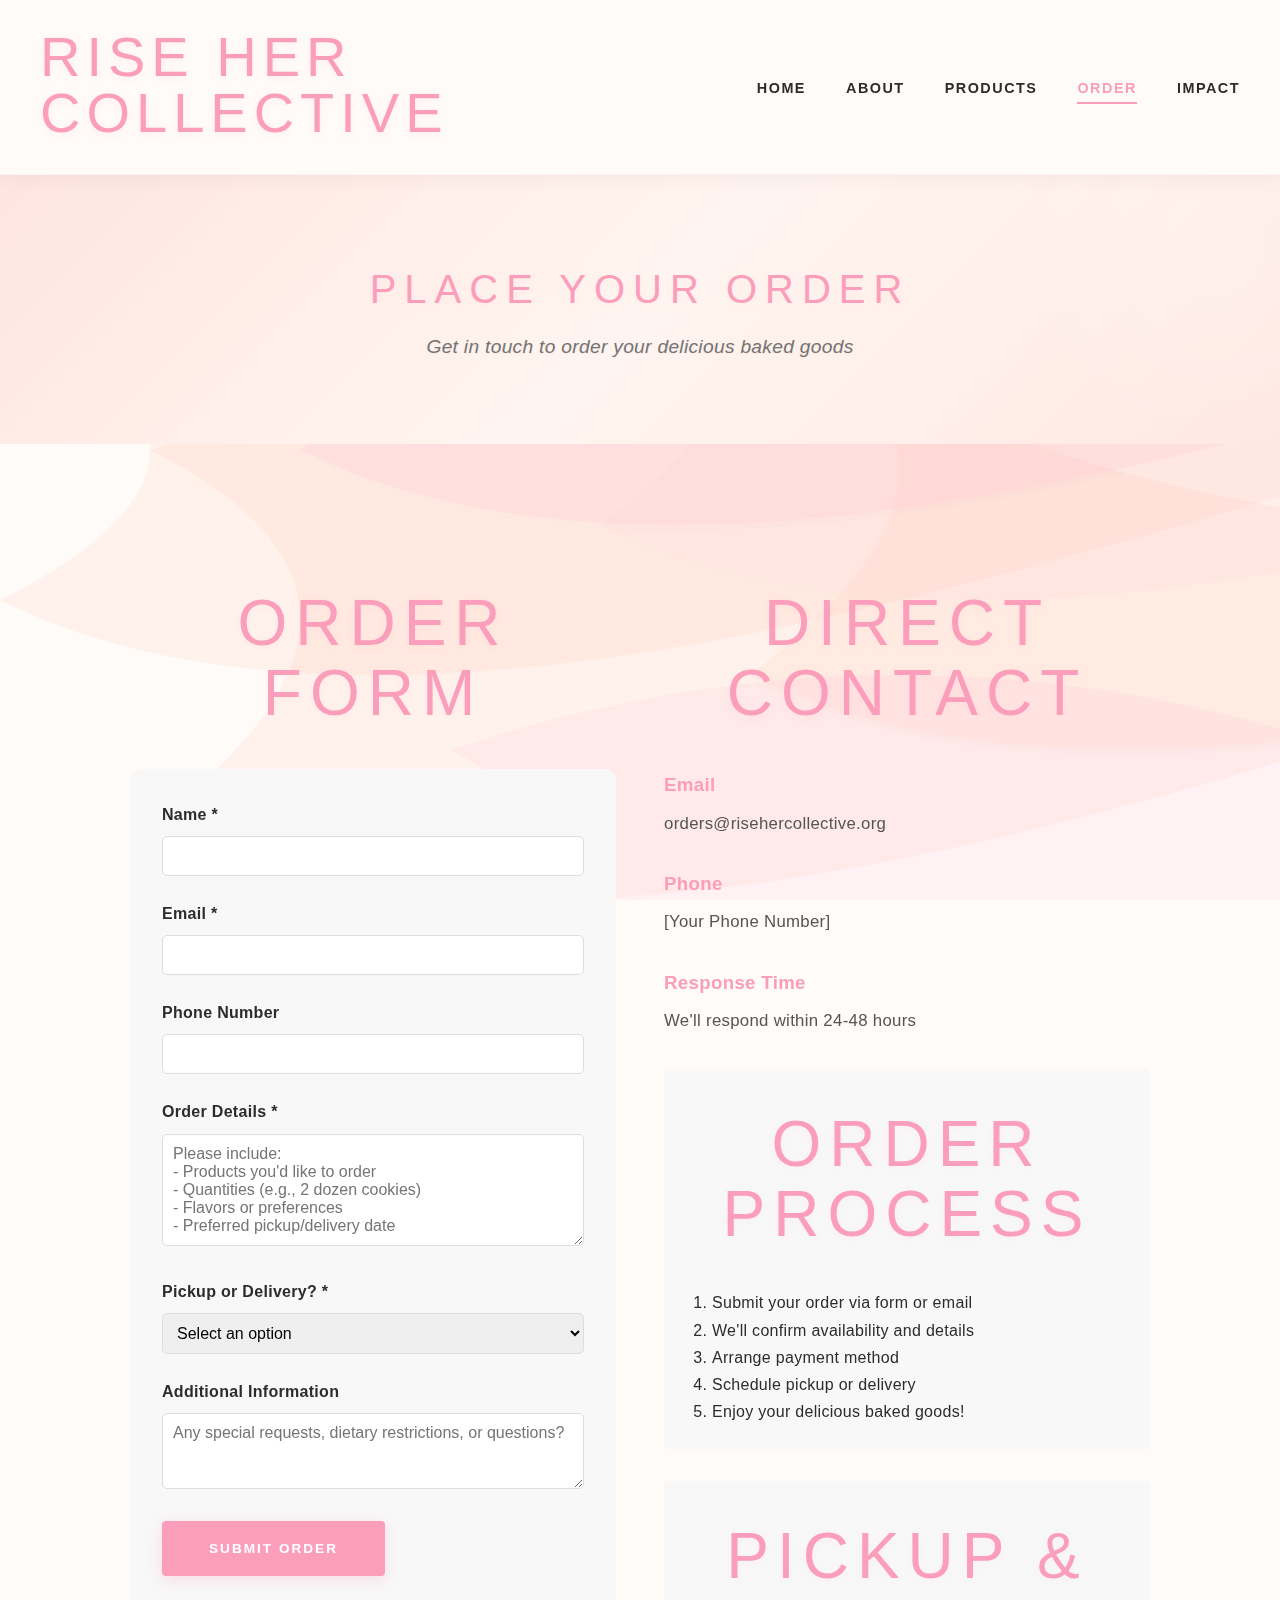
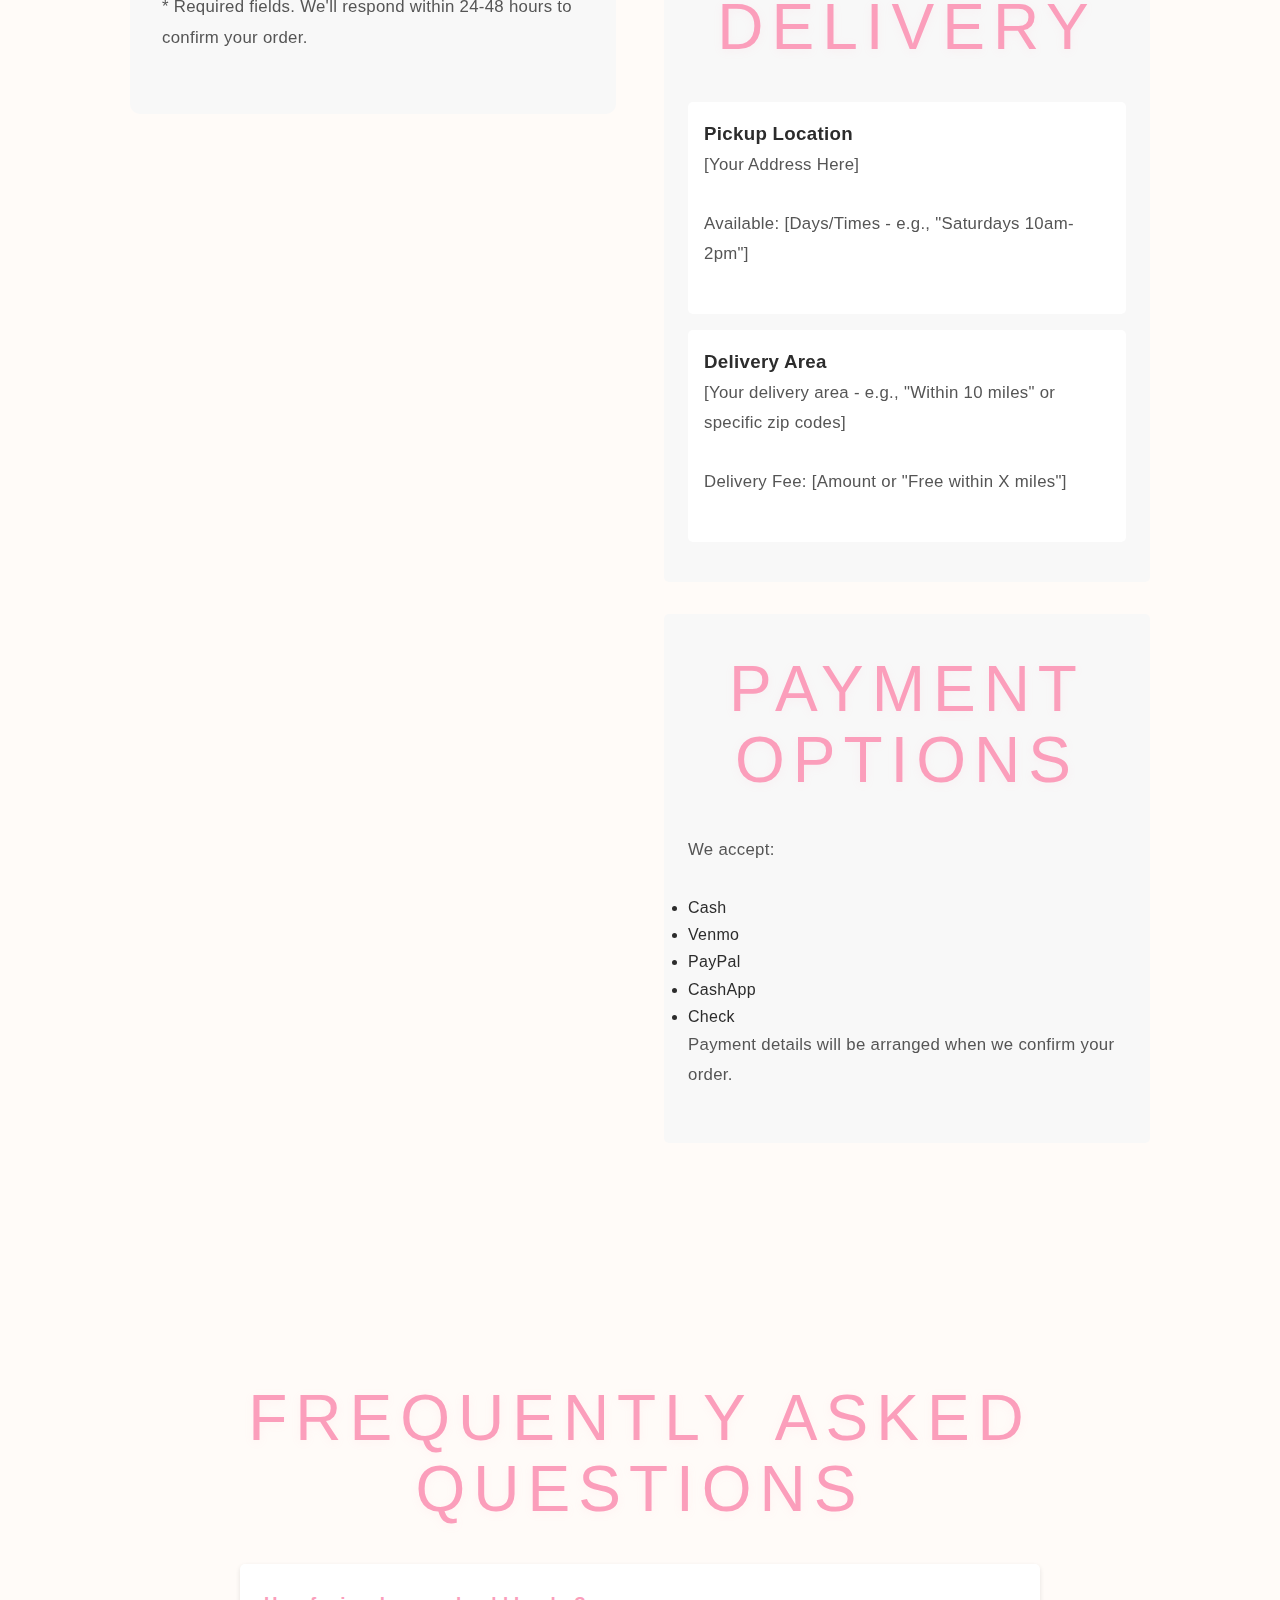
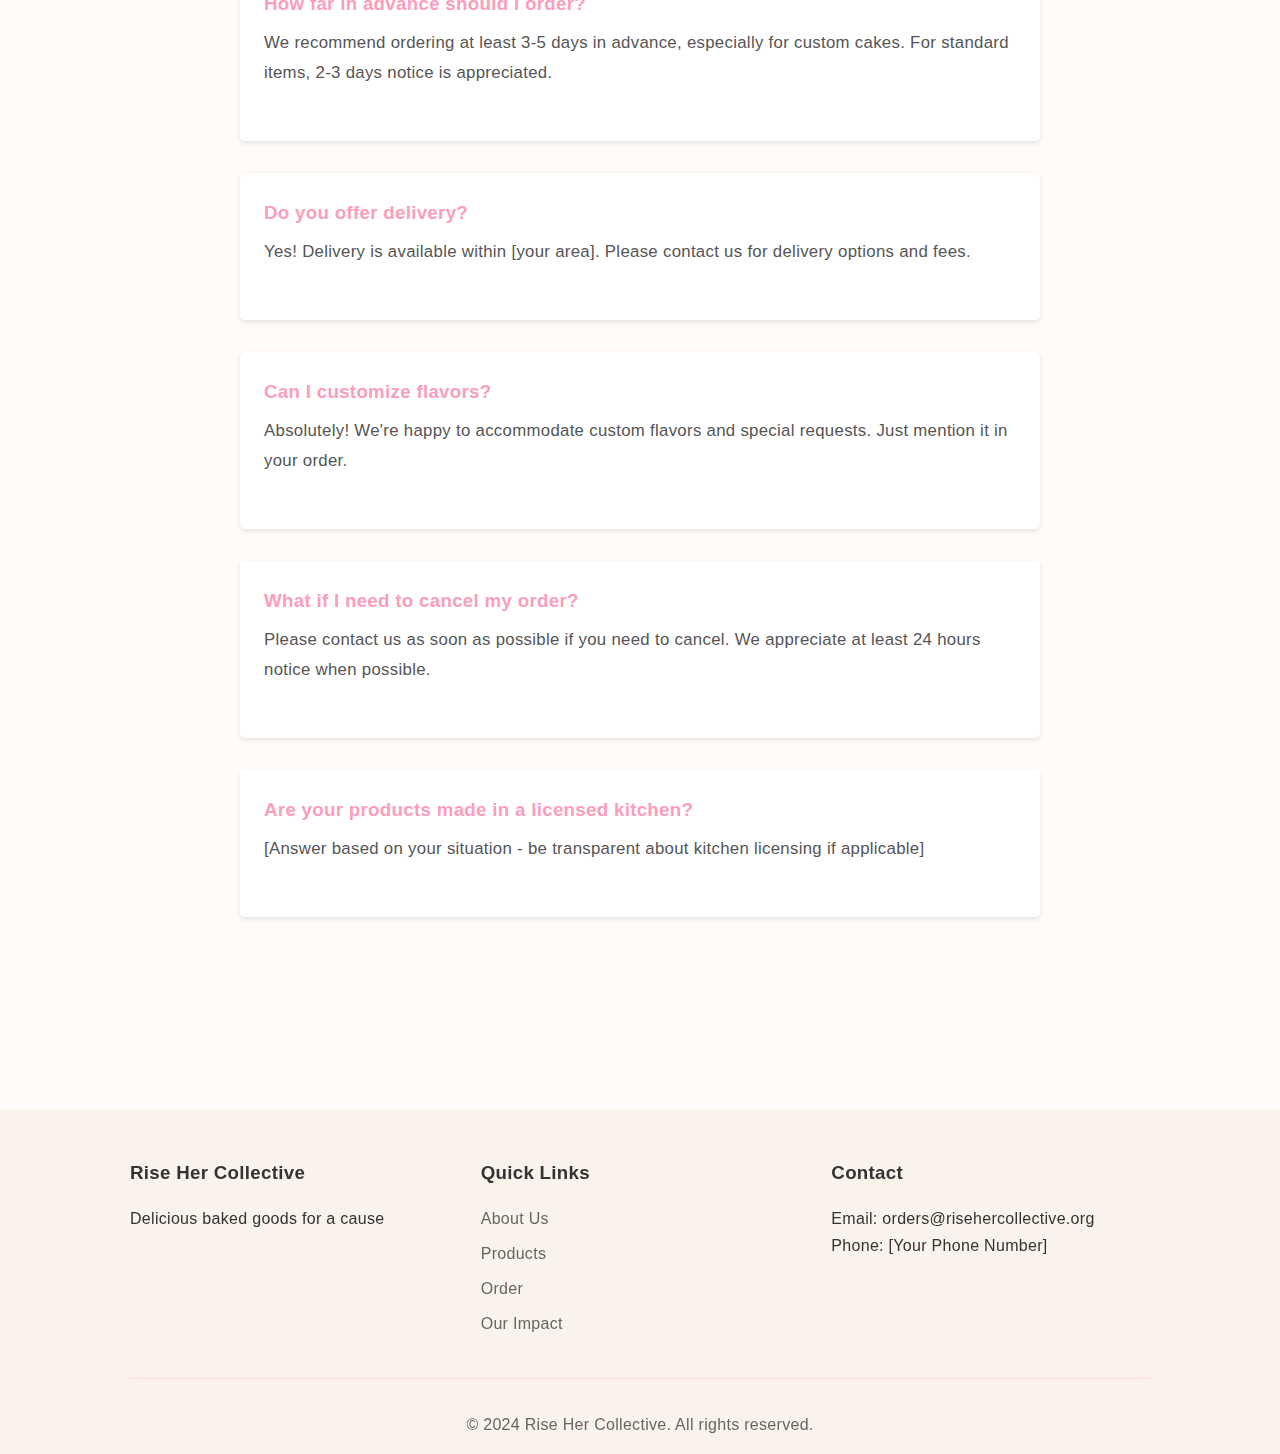
<file: order.html>
<!DOCTYPE html>
<html lang="en">
<head>
    <meta charset="UTF-8">
    <meta name="viewport" content="width=device-width, initial-scale=1.0">
    <title>Order - Rise Her Collective</title>
    <link rel="stylesheet" href="styles.css">
</head>
<body>
    <!-- Navigation -->
    <nav class="navbar">
        <div class="nav-container">
            <div class="logo">Rise Her Collective</div>
            <ul class="nav-menu">
                <li><a href="index.html">Home</a></li>
                <li><a href="about.html">About</a></li>
                <li><a href="products.html">Products</a></li>
                <li><a href="order.html" class="active">Order</a></li>
                <li><a href="impact.html">Impact</a></li>
            </ul>
        </div>
    </nav>

    <!-- Page Header -->
    <section class="page-header">
        <div class="container">
            <h1>Place Your Order</h1>
            <p class="page-subtitle">Get in touch to order your delicious baked goods</p>
        </div>
    </section>

    <!-- Contact Form -->
    <section class="section">
        <div class="container">
            <div class="order-container">
                <div class="order-form-container">
                    <h2>Order Form</h2>
                    <form class="order-form" action="mailto:orders@risehercollective.org" method="post" enctype="text/plain">
                        <div class="form-group">
                            <label for="name">Name *</label>
                            <input type="text" id="name" name="name" required>
                        </div>
                        
                        <div class="form-group">
                            <label for="email">Email *</label>
                            <input type="email" id="email" name="email" required>
                        </div>
                        
                        <div class="form-group">
                            <label for="phone">Phone Number</label>
                            <input type="tel" id="phone" name="phone">
                        </div>
                        
                        <div class="form-group">
                            <label for="order-details">Order Details *</label>
                            <textarea id="order-details" name="order-details" rows="5" required placeholder="Please include:&#10;- Products you'd like to order&#10;- Quantities (e.g., 2 dozen cookies)&#10;- Flavors or preferences&#10;- Preferred pickup/delivery date"></textarea>
                        </div>
                        
                        <div class="form-group">
                            <label for="delivery-option">Pickup or Delivery? *</label>
                            <select id="delivery-option" name="delivery-option" required>
                                <option value="">Select an option</option>
                                <option value="pickup">Pickup</option>
                                <option value="delivery">Delivery</option>
                            </select>
                        </div>
                        
                        <div class="form-group">
                            <label for="additional-info">Additional Information</label>
                            <textarea id="additional-info" name="additional-info" rows="3" placeholder="Any special requests, dietary restrictions, or questions?"></textarea>
                        </div>
                        
                        <button type="submit" class="btn-primary">Submit Order</button>
                        <p class="form-note">* Required fields. We'll respond within 24-48 hours to confirm your order.</p>
                    </form>
                </div>

                <div class="order-info-container">
                    <h2>Direct Contact</h2>
                    <div class="contact-info">
                        <div class="contact-item">
                            <h3>Email</h3>
                            <p>orders@risehercollective.org</p>
                        </div>
                        <div class="contact-item">
                            <h3>Phone</h3>
                            <p>[Your Phone Number]</p>
                        </div>
                        <div class="contact-item">
                            <h3>Response Time</h3>
                            <p>We'll respond within 24-48 hours</p>
                        </div>
                    </div>

                    <div class="order-process">
                        <h2>Order Process</h2>
                        <ol>
                            <li>Submit your order via form or email</li>
                            <li>We'll confirm availability and details</li>
                            <li>Arrange payment method</li>
                            <li>Schedule pickup or delivery</li>
                            <li>Enjoy your delicious baked goods!</li>
                        </ol>
                    </div>

                    <div class="pickup-delivery-info">
                        <h2>Pickup & Delivery</h2>
                        <div class="info-box">
                            <h3>Pickup Location</h3>
                            <p>[Your Address Here]</p>
                            <p>Available: [Days/Times - e.g., "Saturdays 10am-2pm"]</p>
                        </div>
                        <div class="info-box">
                            <h3>Delivery Area</h3>
                            <p>[Your delivery area - e.g., "Within 10 miles" or specific zip codes]</p>
                            <p>Delivery Fee: [Amount or "Free within X miles"]</p>
                        </div>
                    </div>

                    <div class="payment-info">
                        <h2>Payment Options</h2>
                        <p>We accept:</p>
                        <ul>
                            <li>Cash</li>
                            <li>Venmo</li>
                            <li>PayPal</li>
                            <li>CashApp</li>
                            <li>Check</li>
                        </ul>
                        <p class="payment-note">Payment details will be arranged when we confirm your order.</p>
                    </div>
                </div>
            </div>
        </div>
    </section>

    <!-- FAQ Section -->
    <section class="section section-light">
        <div class="container">
            <h2>Frequently Asked Questions</h2>
            <div class="faq-list">
                <div class="faq-item">
                    <h3>How far in advance should I order?</h3>
                    <p>We recommend ordering at least 3-5 days in advance, especially for custom cakes. For standard items, 2-3 days notice is appreciated.</p>
                </div>
                <div class="faq-item">
                    <h3>Do you offer delivery?</h3>
                    <p>Yes! Delivery is available within [your area]. Please contact us for delivery options and fees.</p>
                </div>
                <div class="faq-item">
                    <h3>Can I customize flavors?</h3>
                    <p>Absolutely! We're happy to accommodate custom flavors and special requests. Just mention it in your order.</p>
                </div>
                <div class="faq-item">
                    <h3>What if I need to cancel my order?</h3>
                    <p>Please contact us as soon as possible if you need to cancel. We appreciate at least 24 hours notice when possible.</p>
                </div>
                <div class="faq-item">
                    <h3>Are your products made in a licensed kitchen?</h3>
                    <p>[Answer based on your situation - be transparent about kitchen licensing if applicable]</p>
                </div>
            </div>
        </div>
    </section>

    <!-- Footer -->
    <footer class="footer">
        <div class="container">
            <div class="footer-content">
                <div class="footer-section">
                    <h3>Rise Her Collective</h3>
                    <p>Delicious baked goods for a cause</p>
                </div>
                <div class="footer-section">
                    <h3>Quick Links</h3>
                    <ul>
                        <li><a href="about.html">About Us</a></li>
                        <li><a href="products.html">Products</a></li>
                        <li><a href="order.html">Order</a></li>
                        <li><a href="impact.html">Our Impact</a></li>
                    </ul>
                </div>
                <div class="footer-section">
                    <h3>Contact</h3>
                    <p>Email: orders@risehercollective.org</p>
                    <p>Phone: [Your Phone Number]</p>
                </div>
            </div>
            <div class="footer-bottom">
                <p>&copy; 2024 Rise Her Collective. All rights reserved.</p>
            </div>
        </div>
    </footer>
</body>
</html>
</file>
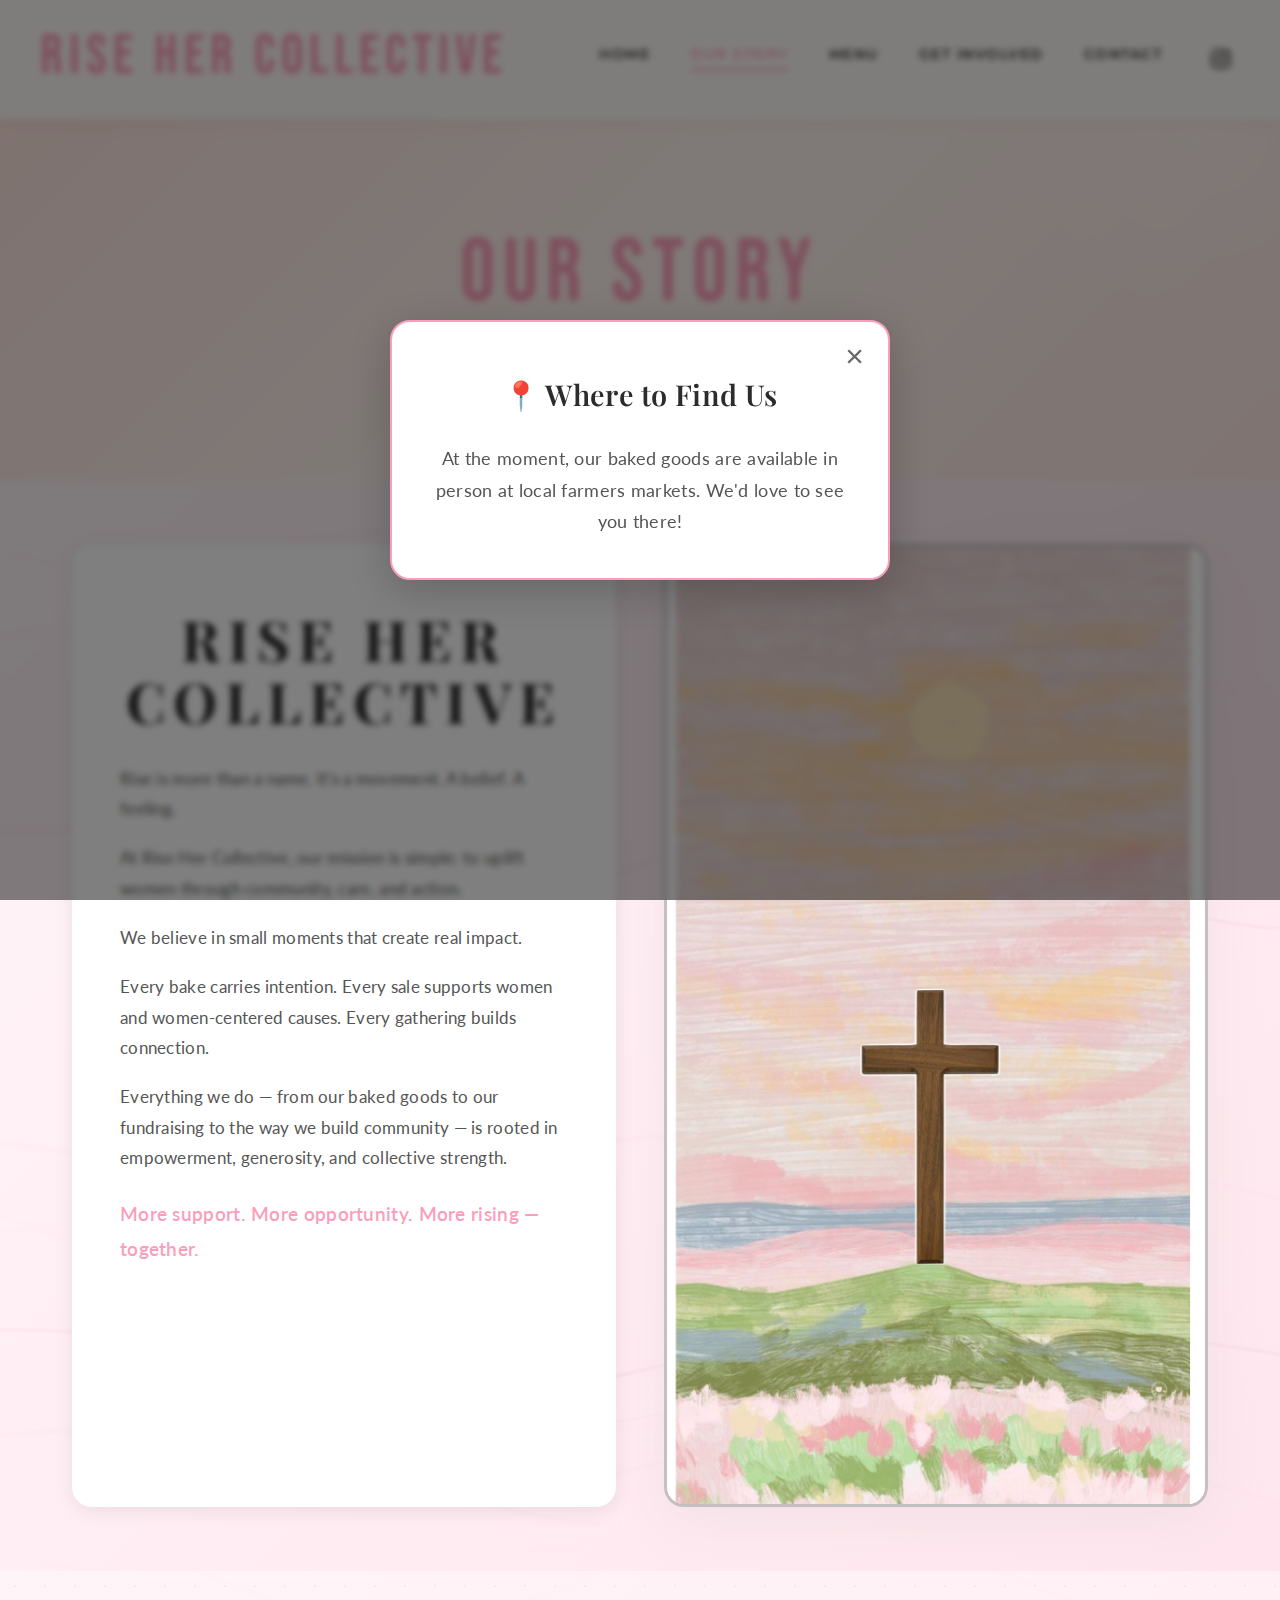
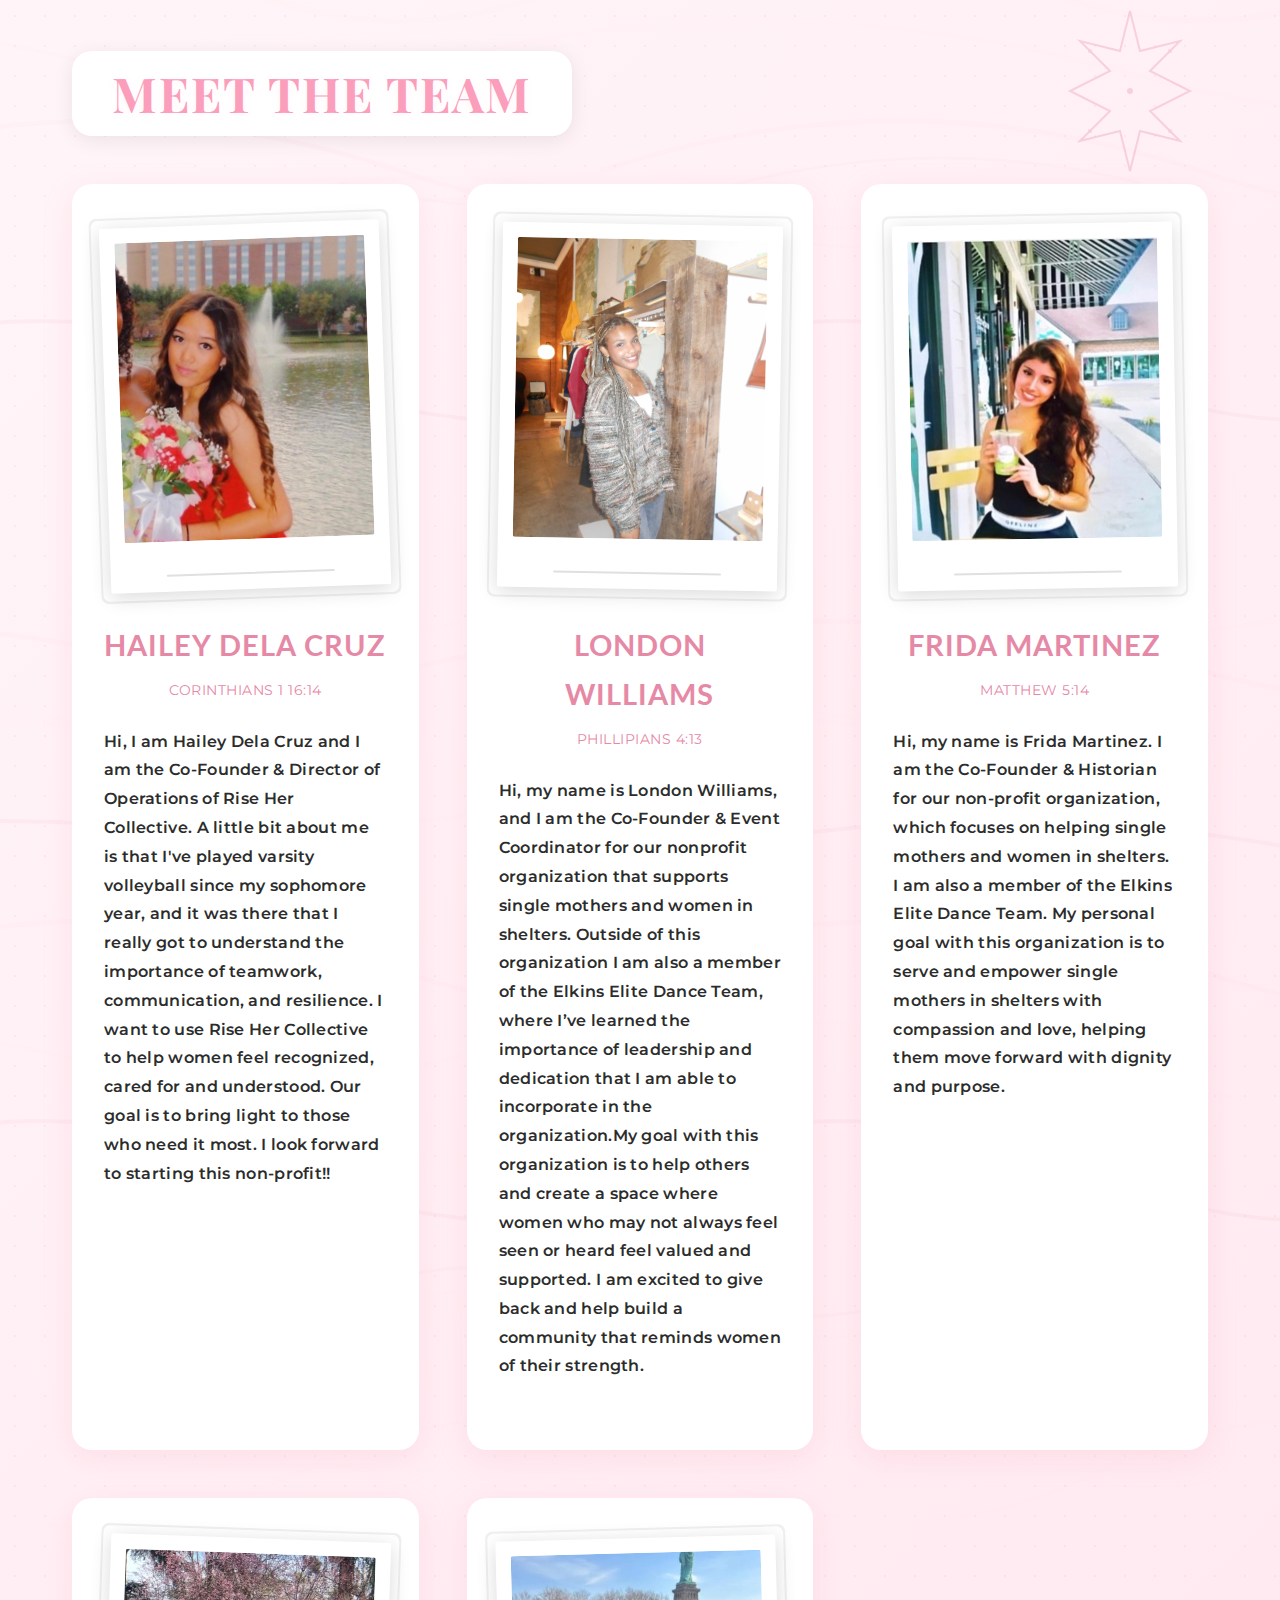
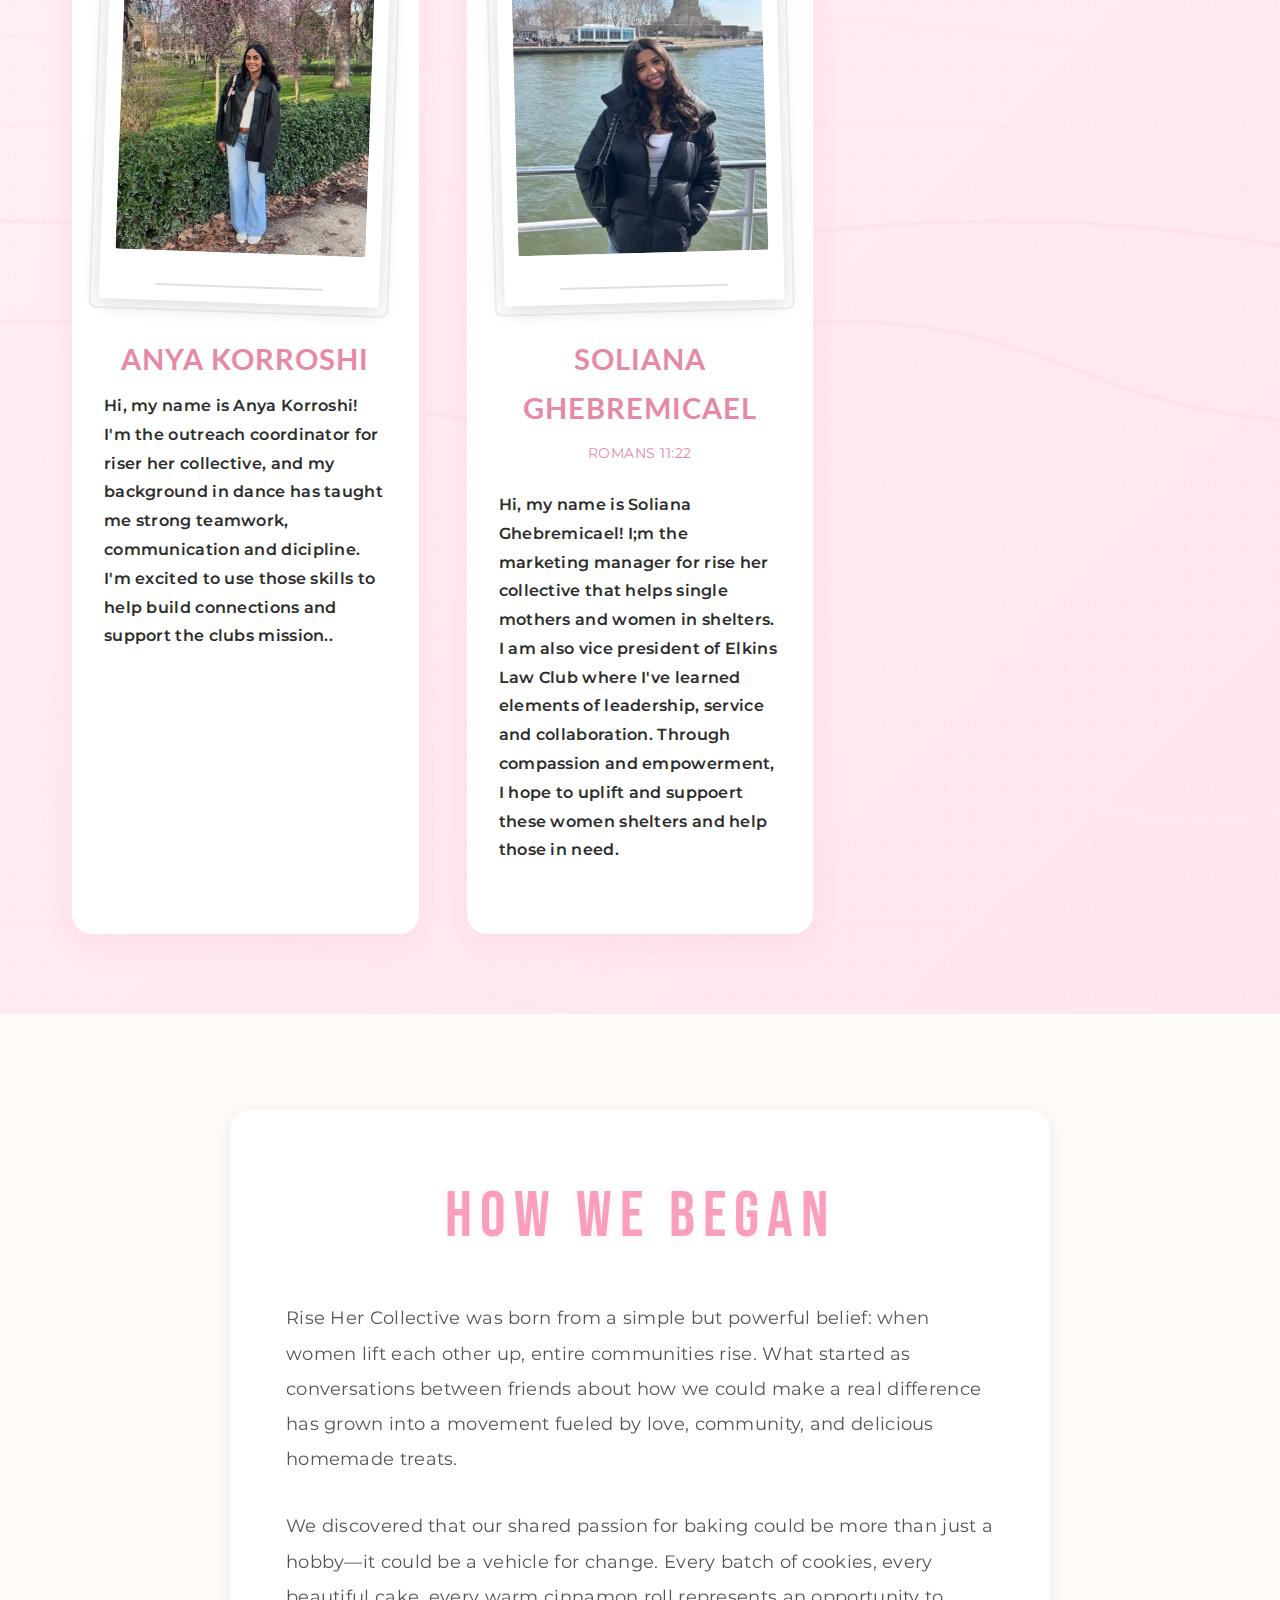
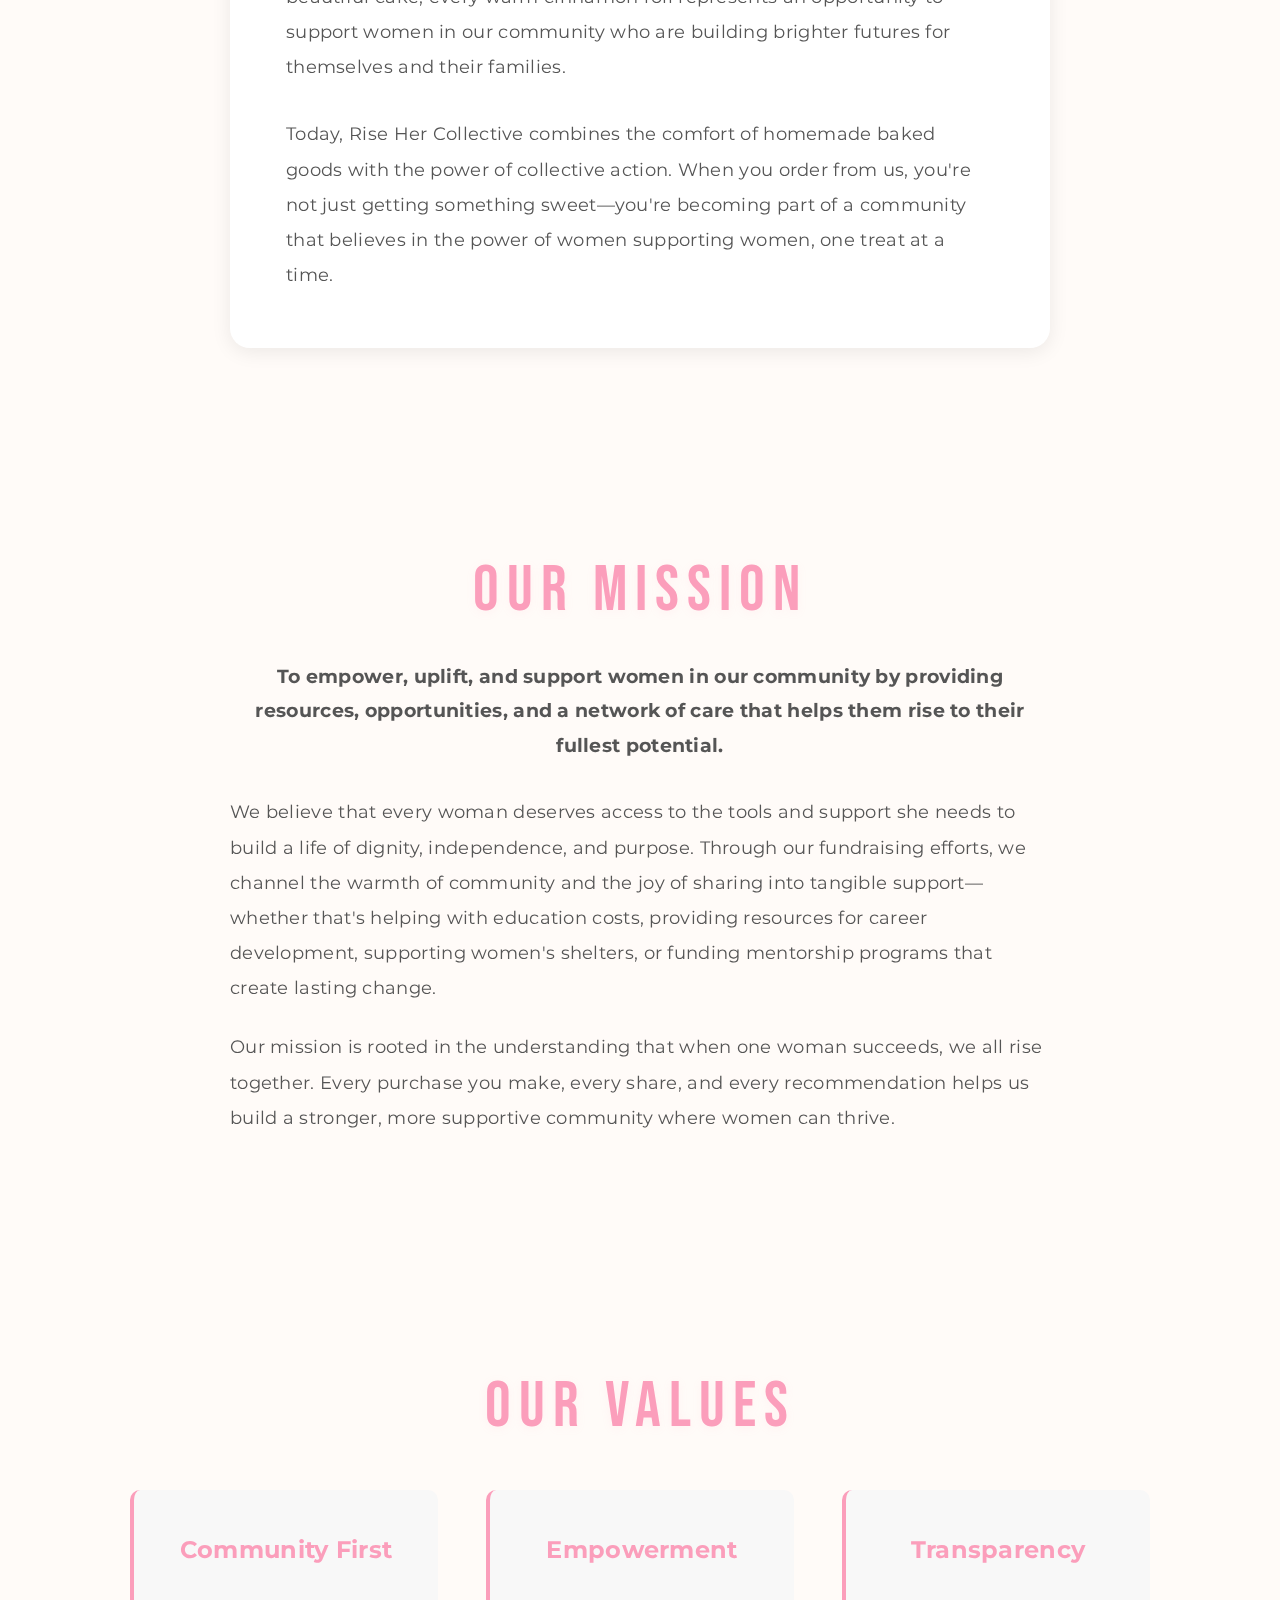
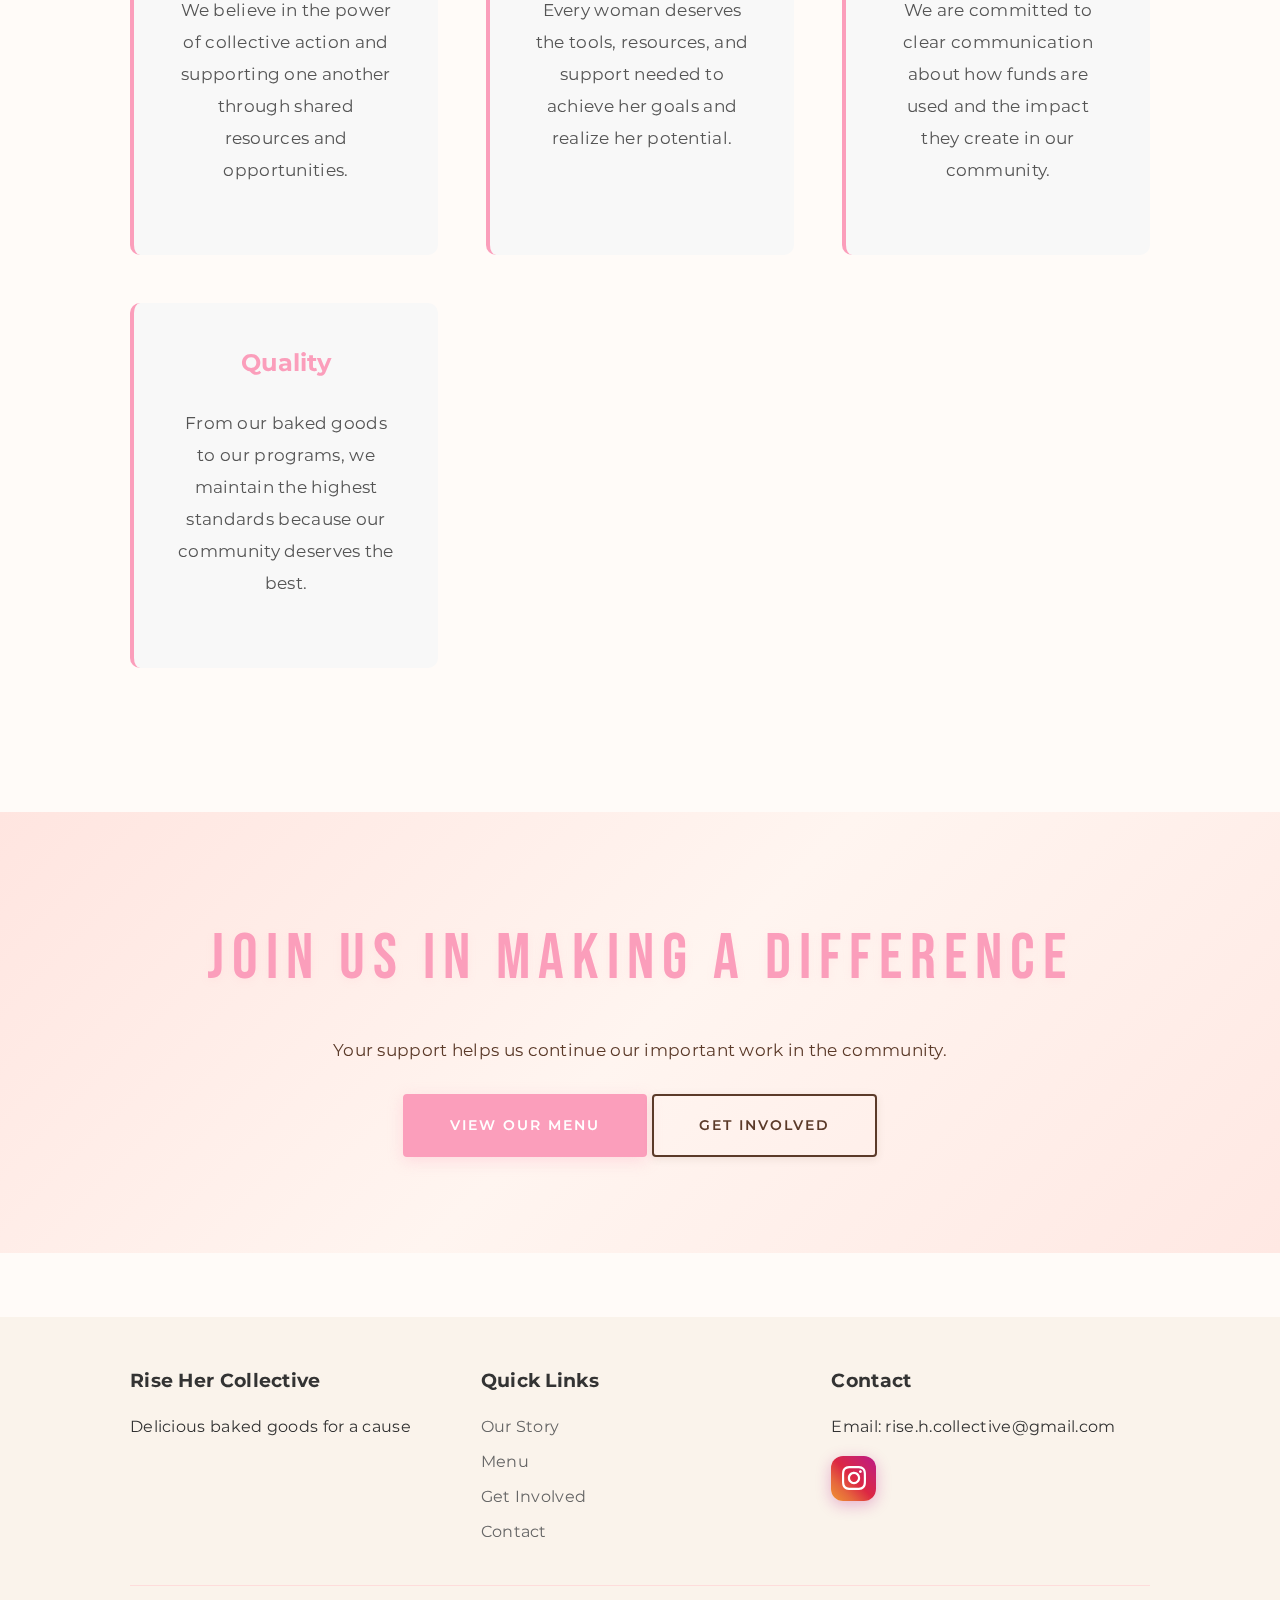
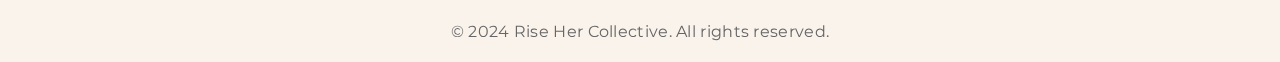
<file: our-story.html>
<!DOCTYPE html>
<html lang="en">
<head>
    <meta charset="UTF-8">
    <meta name="viewport" content="width=device-width, initial-scale=1.0">
    <title>Our Story - Rise Her Collective</title>
    <link rel="preconnect" href="https://fonts.googleapis.com">
    <link rel="preconnect" href="https://fonts.gstatic.com" crossorigin>
    <link href="https://fonts.googleapis.com/css2?family=Bebas+Neue&family=Montserrat:wght@300;400;500;600;700;800&family=Playfair+Display:wght@400;600;700&family=Lato:wght@300;400;700&display=swap" rel="stylesheet">
    <link rel="stylesheet" href="styles.css">
    <script src="mobile-nav.js" defer></script>
</head>
<body>
    <!-- Farmers Market Popup Modal -->
    <div id="farmersMarketModal" class="farmers-market-modal">
        <div class="modal-content">
            <button class="modal-close" aria-label="Close modal">&times;</button>
            <h3>📍 Where to Find Us</h3>
            <p>At the moment, our baked goods are available in person at local farmers markets. We'd love to see you there!</p>
        </div>
        <div class="modal-overlay"></div>
    </div>

    <!-- Navigation -->
    <nav class="navbar">
        <div class="nav-container">
            <a href="index.html" style="text-decoration: none; color: inherit;">
                <div class="logo">Rise Her Collective</div>
            </a>
            <button class="mobile-menu-toggle" aria-label="Toggle menu" aria-expanded="false">
                <span></span>
                <span></span>
                <span></span>
            </button>
            <div class="mobile-menu-overlay"></div>
            <ul class="nav-menu">
                <li><a href="index.html">Home</a></li>
                <li><a href="our-story.html" class="active">Our Story</a></li>
                <li><a href="menu.html">Menu</a></li>
                <li><a href="get-involved.html">Get Involved</a></li>
                <li><a href="contact.html">Contact</a></li>
                <li>
                    <a href="https://www.instagram.com/rise.her.collective?igsh=MTdsMTl0Ym4wdDVhcQ%3D%3D&utm_source=qr" target="_blank" rel="noopener noreferrer" class="nav-instagram-icon" aria-label="Follow us on Instagram">
                        <svg viewBox="0 0 24 24" xmlns="http://www.w3.org/2000/svg" style="width: 20px; height: 20px; fill: currentColor;">
                            <path d="M12 2.163c3.204 0 3.584.012 4.85.07 3.252.148 4.771 1.691 4.919 4.919.058 1.265.069 1.645.069 4.849 0 3.205-.012 3.584-.069 4.849-.149 3.225-1.664 4.771-4.919 4.919-1.266.058-1.644.07-4.85.07-3.204 0-3.584-.012-4.849-.07-3.26-.149-4.771-1.699-4.919-4.92-.058-1.265-.07-1.644-.07-4.849 0-3.204.013-3.583.07-4.849.149-3.227 1.664-4.771 4.919-4.919 1.266-.057 1.645-.069 4.849-.069zm0-2.163c-3.259 0-3.667.014-4.947.072-4.358.2-6.78 2.618-6.98 6.98-.059 1.281-.073 1.689-.073 4.948 0 3.259.014 3.668.072 4.948.2 4.358 2.618 6.78 6.98 6.98 1.281.058 1.689.072 4.948.072 3.259 0 3.668-.014 4.948-.072 4.354-.2 6.782-2.618 6.979-6.98.059-1.28.073-1.689.073-4.948 0-3.259-.014-3.667-.072-4.947-.196-4.354-2.617-6.78-6.979-6.98-1.281-.059-1.69-.073-4.949-.073zm0 5.838c-3.403 0-6.162 2.759-6.162 6.162s2.759 6.163 6.162 6.163 6.162-2.759 6.162-6.163c0-3.403-2.759-6.162-6.162-6.162zm0 10.162c-2.209 0-4-1.79-4-4 0-2.209 1.791-4 4-4s4 1.791 4 4c0 2.21-1.791 4-4 4zm6.406-11.845c-.796 0-1.441.645-1.441 1.44s.645 1.44 1.441 1.44c.795 0 1.439-.645 1.439-1.44s-.644-1.44-1.439-1.44z"/>
                        </svg>
                    </a>
                </li>
            </ul>
        </div>
    </nav>

    <!-- Page Header -->
    <section class="page-header">
        <div class="container">
            <h1 style="font-size: 5.5rem;">Our Story</h1>
            <p class="page-subtitle" style="font-size: 1.6rem;">How We Started and Why We're Here</p>
        </div>
    </section>

    <!-- Mission Statement - La La Land Style -->
    <section class="section squiggly-bg" style="background: linear-gradient(135deg, #FFF5F8 0%, #FFE6EE 100%); padding: 4rem 0; position: relative;">
        <div class="decorative-squiggly">
            <div class="squiggly-line-1"></div>
            <div class="squiggly-line-2"></div>
        </div>
        <div class="container" style="max-width: 1200px; padding: 0 2rem;">
            <div style="display: grid; grid-template-columns: 1fr 1fr; gap: 3rem; align-items: stretch;">
                <div style="background: white; padding: 3rem; border-radius: 20px; box-shadow: 0 4px 20px rgba(0, 0, 0, 0.08); display: flex; flex-direction: column;">
                    <h2 style="font-size: 3.5rem; font-weight: 700; color: #2c2c2c; margin-bottom: 2rem; font-family: 'Playfair Display', serif; line-height: 1.1;">
                        RISE HER<br>COLLECTIVE
                    </h2>
                    <div style="font-size: 1.05rem; line-height: 1.8; color: #2c2c2c; font-family: 'Lato', sans-serif; flex: 1;">
                        <p style="margin-bottom: 1.2rem;">
                            Rise is more than a name. It's a movement. A belief. A feeling.
                        </p>
                        <p style="margin-bottom: 1.2rem;">
                            At Rise Her Collective, our mission is simple:
to uplift women through community, care, and action.
                        </p>
                        <p style="margin-bottom: 1.2rem;">
                            We believe in small moments that create real impact.
                        </p>
                        <p style="margin-bottom: 1.2rem;">
                            Every bake carries intention.
Every sale supports women and women-centered causes.
Every gathering builds connection.
                        </p>
                        <p style="margin-bottom: 1.2rem;">
                            Everything we do — from our baked goods to our fundraising to the way we build community — is rooted in empowerment, generosity, and collective strength.
                        </p>
                        <p style="font-size: 1.2rem; font-weight: 600; color: #FB9EBB; margin-top: 1.5rem;">
                            More support.
More opportunity.
More rising — together.
                        </p>
                    </div>
                </div>
                <div style="display: flex; align-items: stretch;">
                    <div style="width: 100%; height: 100%; border-radius: 20px; box-shadow: 0 15px 50px rgba(214, 206, 209, 0.3); border: 3px solid #c5bfc1; overflow: hidden; position: relative; background: linear-gradient(135deg, #FFE6EE 0%, #FFD6E8 50%, #FFF5F8 100%); display: flex; align-items: center; justify-content: center;">
                        <!-- Replace the img src with your image path -->
                        <img src="images/download (1).png" alt="Rise Her Collective - Baked goods and community" style="width: 100%; height: 100%; object-fit: cover; object-position: center; display: block;">
                        <!-- If you want to use a different image, replace 'images/IMG_0756.jpg' above with your image path -->
                    </div>
                </div>
            </div>
        </div>
    </section>

    <!-- Meet the Founders -->
    <section class="section meet-founders-section squiggly-bg" style="background: linear-gradient(135deg, #FFF5F8 0%, #FFE6EE 100%); padding: 5rem 0; position: relative; overflow: hidden;">
        <div class="decorative-squiggly">
            <div class="squiggly-line-1"></div>
            <div class="squiggly-line-3"></div>
        </div>
        <!-- Decorative sparkle lines -->
        <div style="position: absolute; top: 20px; right: 50px; width: 200px; height: 200px; opacity: 0.3; z-index: 0;">
            <svg viewBox="0 0 200 200" xmlns="http://www.w3.org/2000/svg" style="width: 100%; height: 100%;">
                <path d="M100,20 L110,60 L150,50 L120,80 L160,100 L120,120 L150,150 L110,140 L100,180 L90,140 L50,150 L80,120 L40,100 L80,80 L50,50 L90,60 Z" fill="none" stroke="#E689A6" stroke-width="2"/>
                <circle cx="100" cy="100" r="3" fill="#E689A6"/>
                <circle cx="60" cy="60" r="2" fill="#E689A6"/>
                <circle cx="140" cy="60" r="2" fill="#E689A6"/>
                <circle cx="60" cy="140" r="2" fill="#E689A6"/>
                <circle cx="140" cy="140" r="2" fill="#E689A6"/>
            </svg>
        </div>
        
        <!-- Dot pattern background -->
        <div style="position: absolute; top: 0; left: 0; right: 0; bottom: 0; background-image: radial-gradient(circle, rgba(251, 158, 187, 0.15) 1px, transparent 1px); background-size: 30px 30px; z-index: 0;"></div>
        
        <div class="container" style="position: relative; z-index: 1; max-width: 1200px; margin: 0 auto; padding: 0 2rem;">
            <div style="background: white; padding: 1rem 2.5rem; border-radius: 20px; box-shadow: 0 4px 20px rgba(0, 0, 0, 0.08); margin-bottom: 3rem; text-align: center; max-width: 100%; display: inline-block;">
                <h2 style="font-size: 3rem; font-weight: 700; color: #FB9EBB; margin: 0; font-family: 'Playfair Display', serif; text-transform: uppercase; letter-spacing: 2px;">Meet the Team</h2>
            </div>
            
            <div class="founders-grid" style="display: grid; grid-template-columns: repeat(auto-fit, minmax(280px, 1fr)); gap: 3rem; margin-top: 0; max-width: 100%;">
                <!-- Founder 1 -->
                <div class="founder-card" style="text-align: center; background: white; padding: 2.5rem 2rem; border-radius: 20px; box-shadow: 0 8px 30px rgba(251, 158, 187, 0.2); transition: transform 0.3s ease, box-shadow 0.3s ease;">
                    <div class="polaroid-container" style="margin-bottom: 2rem;">
                        <div class="polaroid-frame" style="background: white; padding: 15px 15px 50px 15px; box-shadow: 0 4px 20px rgba(0, 0, 0, 0.15), 0 0 0 8px white, 0 0 0 10px #f0f0f0; border-radius: 2px; display: inline-block; transform: rotate(-2deg); position: relative;">
                            <div style="width: 250px; height: 300px; background: white; border-radius: 2px; overflow: hidden; position: relative;">
                                <img src="images/IMG_0808.jpg" alt="Founder 1" style="width: 100%; height: 100%; object-fit: cover; object-position: center top; display: block;">
                            </div>
                        </div>
                    </div>
                    <h3 style="font-size: 1.8rem; font-weight: 700; color: #E689A6; margin-bottom: 0.5rem; text-transform: uppercase; letter-spacing: 1px; font-family: 'Lato', sans-serif;">HAILEY DELA CRUZ</h3>
                    <p style="font-size: 0.9rem; color: #E689A6; margin-bottom: 1.5rem; text-transform: uppercase; letter-spacing: 0.5px;">CORINTHIANS 1 16:14</p>
                    <p style="font-size: 1rem; line-height: 1.8; color: #2c2c2c; font-weight: 600; text-align: left;">
                        Hi, I am Hailey Dela Cruz and I am the Co-Founder & Director of Operations of Rise Her Collective. A little bit about me is that I've played varsity volleyball since my sophomore year, and it 
                        was there that I really got to understand the importance of teamwork, communication, and resilience. I want to use Rise Her Collective to help women feel recognized, cared for and understood. 
                        Our goal is to bring light to those who need it most. I look forward to starting this non-profit!!
                    </p>
                </div>
                
                <!-- Founder 2 -->
                <div class="founder-card" style="text-align: center; background: white; padding: 2.5rem 2rem; border-radius: 20px; box-shadow: 0 8px 30px rgba(251, 158, 187, 0.2); transition: transform 0.3s ease, box-shadow 0.3s ease;">
                    <div class="polaroid-container" style="margin-bottom: 2rem;">
                        <div class="polaroid-frame" style="background: white; padding: 15px 15px 50px 15px; box-shadow: 0 4px 20px rgba(0, 0, 0, 0.15), 0 0 0 8px white, 0 0 0 10px #f0f0f0; border-radius: 2px; display: inline-block; transform: rotate(1deg); position: relative;">
                            <div style="width: 250px; height: 300px; background: white; border-radius: 2px; overflow: hidden; position: relative;">
                                <img src="images/IMG_0811.PNG" alt="Founder 2" style="width: 100%; height: 100%; object-fit: cover; object-position: center; display: block;">
                            </div>
                        </div>
                    </div>
                    <h3 style="font-size: 1.8rem; font-weight: 700; color: #E689A6; margin-bottom: 0.5rem; text-transform: uppercase; letter-spacing: 1px; font-family: 'Lato', sans-serif;">LONDON WILLIAMS</h3>
                    <p style="font-size: 0.9rem; color: #E689A6; margin-bottom: 1.5rem; text-transform: uppercase; letter-spacing: 0.5px;">PHILLIPIANS 4:13</p>
                    <p style="font-size: 1rem; line-height: 1.8; color: #2c2c2c; font-weight: 600; text-align: left;">
                        Hi, my name is London Williams, and I am the Co-Founder & Event Coordinator for our nonprofit organization that supports single mothers and women in shelters. Outside of this organization I am also a member of the Elkins
                         Elite Dance Team, where I’ve learned the importance of leadership and dedication that I am able to incorporate in the organization.My goal with this organization is to help others and create a space where women who may
                          not always feel seen or heard feel valued and supported. I am excited to give back and help build a community that reminds women of their strength.
                    </p>
                </div>
                
                <!-- Founder 3 -->
                <div class="founder-card" style="text-align: center; background: white; padding: 2.5rem 2rem; border-radius: 20px; box-shadow: 0 8px 30px rgba(251, 158, 187, 0.2); transition: transform 0.3s ease, box-shadow 0.3s ease;">
                    <div class="polaroid-container" style="margin-bottom: 2rem;">
                        <div class="polaroid-frame" style="background: white; padding: 15px 15px 50px 15px; box-shadow: 0 4px 20px rgba(0, 0, 0, 0.15), 0 0 0 8px white, 0 0 0 10px #f0f0f0; border-radius: 2px; display: inline-block; transform: rotate(-1deg); position: relative;">
                            <div style="width: 250px; height: 300px; background: white; border-radius: 2px; overflow: hidden; position: relative;">
                                <img src="images/IMG_0812.jpg" alt="Founder 3" style="width: 100%; height: 100%; object-fit: cover; object-position: center; display: block;">
                            </div>
                        </div>
                    </div>
                    <h3 style="font-size: 1.8rem; font-weight: 700; color: #E689A6; margin-bottom: 0.5rem; text-transform: uppercase; letter-spacing: 1px; font-family: 'Lato', sans-serif;">FRIDA MARTINEZ</h3>
                    <p style="font-size: 0.9rem; color: #E689A6; margin-bottom: 1.5rem; text-transform: uppercase; letter-spacing: 0.5px;">MATTHEW 5:14</p>
                    <p style="font-size: 1rem; line-height: 1.8; color: #2c2c2c; font-weight: 600; text-align: left;">
                        Hi, my name is Frida Martinez. I am the Co-Founder & Historian for our non-profit organization, which focuses on helping single mothers and women in shelters. I am also a member of the Elkins Elite Dance Team. My personal goal with this organization is to serve and empower
                         single mothers in shelters with compassion and love, helping them move forward with dignity and purpose.
                    </p>
                </div>
                
                <!-- Founder 4 -->
                <div class="founder-card" style="text-align: center; background: white; padding: 2.5rem 2rem; border-radius: 20px; box-shadow: 0 8px 30px rgba(251, 158, 187, 0.2); transition: transform 0.3s ease, box-shadow 0.3s ease;">
                    <div class="polaroid-container" style="margin-bottom: 2rem;">
                        <div class="polaroid-frame" style="background: white; padding: 15px 15px 50px 15px; box-shadow: 0 4px 20px rgba(0, 0, 0, 0.15), 0 0 0 8px white, 0 0 0 10px #f0f0f0; border-radius: 2px; display: inline-block; transform: rotate(2deg); position: relative;">
                            <div style="width: 250px; height: 300px; background: white; border-radius: 2px; overflow: hidden; position: relative;">
                                <img src="images/IMG_1003.jpg" alt="Founder 4" style="width: 100%; height: 100%; object-fit: cover; object-position: center; display: block;">
                            </div>
                        </div>
                    </div>
                    <h3 style="font-size: 1.8rem; font-weight: 700; color: #E689A6; margin-bottom: 0.5rem; text-transform: uppercase; letter-spacing: 1px; font-family: 'Lato', sans-serif;">ANYA KORROSHI</h3>
                    <p style="font-size: 1rem; line-height: 1.8; color: #2c2c2c; font-weight: 600; text-align: left;">   
                        Hi, my name is Anya Korroshi! I'm the outreach coordinator for riser her collective, and my background in dance has taught me strong teamwork, communication and dicipline. I'm excited to use those skills to help build connections and support the clubs mission..
                    </p>
                </div>
                
                <!-- Founder 5 -->
                <div class="founder-card" style="text-align: center; background: white; padding: 2.5rem 2rem; border-radius: 20px; box-shadow: 0 8px 30px rgba(251, 158, 187, 0.2); transition: transform 0.3s ease, box-shadow 0.3s ease;">
                    <div class="polaroid-container" style="margin-bottom: 2rem;">
                        <div class="polaroid-frame" style="background: white; padding: 15px 15px 50px 15px; box-shadow: 0 4px 20px rgba(0, 0, 0, 0.15), 0 0 0 8px white, 0 0 0 10px #f0f0f0; border-radius: 2px; display: inline-block; transform: rotate(-1.5deg); position: relative;">
                            <div style="width: 250px; height: 300px; background: white; border-radius: 2px; overflow: hidden; position: relative;">
                                <img src="images/IMG_1004.jpg" alt="Founder 5" style="width: 100%; height: 100%; object-fit: cover; object-position: center; display: block;">
                            </div>
                        </div>
                    </div>
                    <h3 style="font-size: 1.8rem; font-weight: 700; color: #E689A6; margin-bottom: 0.5rem; text-transform: uppercase; letter-spacing: 1px; font-family: 'Lato', sans-serif;">SOLIANA GHEBREMICAEL</h3>
                    <p style="font-size: 0.9rem; color: #E689A6; margin-bottom: 1.5rem; text-transform: uppercase; letter-spacing: 0.5px;">ROMANS 11:22</p>
                    <p style="font-size: 1rem; line-height: 1.8; color: #2c2c2c; font-weight: 600; text-align: left;">
                        Hi, my name is Soliana Ghebremicael! I;m the marketing manager for rise her collective that helps single mothers and women in shelters. I am also vice president of Elkins Law Club where I've learned elements of leadership, service and collaboration. Through compassion and empowerment, I hope to uplift and suppoert these women shelters and help those in need.
                    </p>
                </div>
            </div>
        </div>
    </section>

    <!-- Our Story -->
    <section class="section">
        <div class="container" style="max-width: 900px;">
            <div style="background: white; padding: 3.5rem; border-radius: 20px; box-shadow: 0 4px 20px rgba(0, 0, 0, 0.08);">
                <h2 style="margin-bottom: 3rem;">How We Began</h2>
                <p style="font-size: 1.1rem; line-height: 2; margin-bottom: 2rem; color: #555;">
                    Rise Her Collective was born from a simple but powerful belief: when women lift each other up, 
                    entire communities rise. What started as conversations between friends about how we could make 
                    a real difference has grown into a movement fueled by love, community, and delicious homemade treats.
                </p>
                <p style="font-size: 1.1rem; line-height: 2; margin-bottom: 2rem; color: #555;">
                    We discovered that our shared passion for baking could be more than just a hobby—it could be 
                    a vehicle for change. Every batch of cookies, every beautiful cake, every warm cinnamon roll 
                    represents an opportunity to support women in our community who are building brighter futures 
                    for themselves and their families.
                </p>
                <p style="font-size: 1.1rem; line-height: 2; margin-bottom: 0; color: #555;">
                    Today, Rise Her Collective combines the comfort of homemade baked goods with the power of 
                    collective action. When you order from us, you're not just getting something sweet—you're 
                    becoming part of a community that believes in the power of women supporting women, one treat 
                    at a time.
                </p>
            </div>
        </div>
    </section>

    <!-- Our Mission Details -->
    <section class="section section-light">
        <div class="container" style="max-width: 900px;">
            <h2 style="text-align: center; margin-bottom: 2rem;">Our Mission</h2>
            <p class="mission-statement" style="text-align: center; font-size: 1.2rem; margin-bottom: 2rem;">
                <strong>To empower, uplift, and support women in our community by providing resources, 
                opportunities, and a network of care that helps them rise to their fullest potential.</strong>
            </p>
            <p style="font-size: 1.1rem; line-height: 2; margin-bottom: 1.5rem; color: #555;">
                We believe that every woman deserves access to the tools and support she needs to build 
                a life of dignity, independence, and purpose. Through our fundraising efforts, we channel 
                the warmth of community and the joy of sharing into tangible support—whether that's helping 
                with education costs, providing resources for career development, supporting women's shelters, 
                or funding mentorship programs that create lasting change.
            </p>
            <p style="font-size: 1.1rem; line-height: 2; color: #555;">
                Our mission is rooted in the understanding that when one woman succeeds, we all rise together. 
                Every purchase you make, every share, and every recommendation helps us build a stronger, 
                more supportive community where women can thrive.
            </p>
        </div>
    </section>

    <!-- Our Values -->
    <section class="section">
        <div class="container">
            <h2>Our Values</h2>
            <div class="values-grid">
                <div class="value-card">
                    <h3>Community First</h3>
                    <p>We believe in the power of collective action and supporting one another through shared resources and opportunities.</p>
                </div>
                <div class="value-card">
                    <h3>Empowerment</h3>
                    <p>Every woman deserves the tools, resources, and support needed to achieve her goals and realize her potential.</p>
                </div>
                <div class="value-card">
                    <h3>Transparency</h3>
                    <p>We are committed to clear communication about how funds are used and the impact they create in our community.</p>
                </div>
                <div class="value-card">
                    <h3>Quality</h3>
                    <p>From our baked goods to our programs, we maintain the highest standards because our community deserves the best.</p>
                </div>
            </div>
        </div>
    </section>

    <!-- Call to Action -->
    <section class="section section-dark">
        <div class="container text-center">
            <h2>Join Us in Making a Difference</h2>
            <p>Your support helps us continue our important work in the community.</p>
            <a href="menu.html" class="btn-primary">View Our Menu</a>
            <a href="get-involved.html" class="btn-secondary">Get Involved</a>
        </div>
    </section>

    <!-- Footer -->
    <footer class="footer">
        <div class="container">
            <div class="footer-content">
                <div class="footer-section">
                    <h3>Rise Her Collective</h3>
                    <p>Delicious baked goods for a cause</p>
                </div>
                <div class="footer-section">
                    <h3>Quick Links</h3>
                    <ul>
                        <li><a href="our-story.html">Our Story</a></li>
                        <li><a href="menu.html">Menu</a></li>
                        <li><a href="get-involved.html">Get Involved</a></li>
                        <li><a href="contact.html">Contact</a></li>
                    </ul>
                </div>
                <div class="footer-section">
                    <h3>Contact</h3>
                    <p>Email: rise.h.collective@gmail.com</p>
                    <div class="social-icons">
                        <a href="https://www.instagram.com/rise.her.collective?igsh=MTdsMTl0Ym4wdDVhcQ%3D%3D&utm_source=qr" target="_blank" rel="noopener noreferrer" class="instagram-icon" aria-label="Follow us on Instagram">
                            <svg viewBox="0 0 24 24" xmlns="http://www.w3.org/2000/svg">
                                <path d="M12 2.163c3.204 0 3.584.012 4.85.07 3.252.148 4.771 1.691 4.919 4.919.058 1.265.069 1.645.069 4.849 0 3.205-.012 3.584-.069 4.849-.149 3.225-1.664 4.771-4.919 4.919-1.266.058-1.644.07-4.85.07-3.204 0-3.584-.012-4.849-.07-3.26-.149-4.771-1.699-4.919-4.92-.058-1.265-.07-1.644-.07-4.849 0-3.204.013-3.583.07-4.849.149-3.227 1.664-4.771 4.919-4.919 1.266-.057 1.645-.069 4.849-.069zm0-2.163c-3.259 0-3.667.014-4.947.072-4.358.2-6.78 2.618-6.98 6.98-.059 1.281-.073 1.689-.073 4.948 0 3.259.014 3.668.072 4.948.2 4.358 2.618 6.78 6.98 6.98 1.281.058 1.689.072 4.948.072 3.259 0 3.668-.014 4.948-.072 4.354-.2 6.782-2.618 6.979-6.98.059-1.28.073-1.689.073-4.948 0-3.259-.014-3.667-.072-4.947-.196-4.354-2.617-6.78-6.979-6.98-1.281-.059-1.69-.073-4.949-.073zm0 5.838c-3.403 0-6.162 2.759-6.162 6.162s2.759 6.163 6.162 6.163 6.162-2.759 6.162-6.163c0-3.403-2.759-6.162-6.162-6.162zm0 10.162c-2.209 0-4-1.79-4-4 0-2.209 1.791-4 4-4s4 1.791 4 4c0 2.21-1.791 4-4 4zm6.406-11.845c-.796 0-1.441.645-1.441 1.44s.645 1.44 1.441 1.44c.795 0 1.439-.645 1.439-1.44s-.644-1.44-1.439-1.44z"/>
                            </svg>
                        </a>
                    </div>
                </div>
            </div>
            <div class="footer-bottom">
                <p>&copy; 2024 Rise Her Collective. All rights reserved.</p>
            </div>
        </div>
    </footer>

    <script>
        // Farmers Market Modal
        const modal = document.getElementById('farmersMarketModal');
        const closeBtn = document.querySelector('.modal-close');
        const overlay = document.querySelector('.modal-overlay');

        // Show modal on page load
        window.addEventListener('load', function() {
            if (!sessionStorage.getItem('farmersMarketModalClosed')) {
                setTimeout(function() {
                    modal.classList.add('show');
                }, 500);
            }
        });

        // Close modal function
        function closeModal() {
            modal.classList.remove('show');
            sessionStorage.setItem('farmersMarketModalClosed', 'true');
        }

        if (closeBtn) closeBtn.addEventListener('click', closeModal);
        if (overlay) overlay.addEventListener('click', closeModal);

        document.addEventListener('keydown', function(e) {
            if (e.key === 'Escape' && modal.classList.contains('show')) {
                closeModal();
            }
        });
    </script>

    <!-- Scroll Animations Script -->
    <script>
        // Scroll animation observer
        const observerOptions = {
            threshold: 0.1,
            rootMargin: '0px 0px -50px 0px'
        };

        const observer = new IntersectionObserver(function(entries) {
            entries.forEach(entry => {
                if (entry.isIntersecting) {
                    entry.target.classList.add('animated');
                    const animationType = entry.target.getAttribute('data-animate');
                    if (animationType) {
                        entry.target.classList.add(animationType);
                    }
                    observer.unobserve(entry.target);
                }
            });
        }, observerOptions);

        document.addEventListener('DOMContentLoaded', function() {
            const animatedElements = document.querySelectorAll('.animate-on-scroll');
            animatedElements.forEach(el => observer.observe(el));

            const sections = document.querySelectorAll('section');
            sections.forEach((section, index) => {
                if (!section.classList.contains('animate-on-scroll')) {
                    section.classList.add('animate-on-scroll');
                    section.setAttribute('data-animate', 'fade-in-up');
                    observer.observe(section);
                }
            });

            const headings = document.querySelectorAll('h1, h2, h3');
            headings.forEach((heading, index) => {
                if (!heading.closest('.animate-on-scroll')) {
                    heading.classList.add('animate-on-scroll');
                    heading.setAttribute('data-animate', 'fade-in-up');
                    heading.style.animationDelay = `${index * 0.1}s`;
                    observer.observe(heading);
                }
            });

            const cards = document.querySelectorAll('.founder-card, .value-card');
            cards.forEach((card, index) => {
                card.classList.add('animate-on-scroll');
                card.setAttribute('data-animate', 'scale-in');
                card.style.animationDelay = `${index * 0.15}s`;
                observer.observe(card);
            });
        });
    </script>
</body>
</html>
</file>
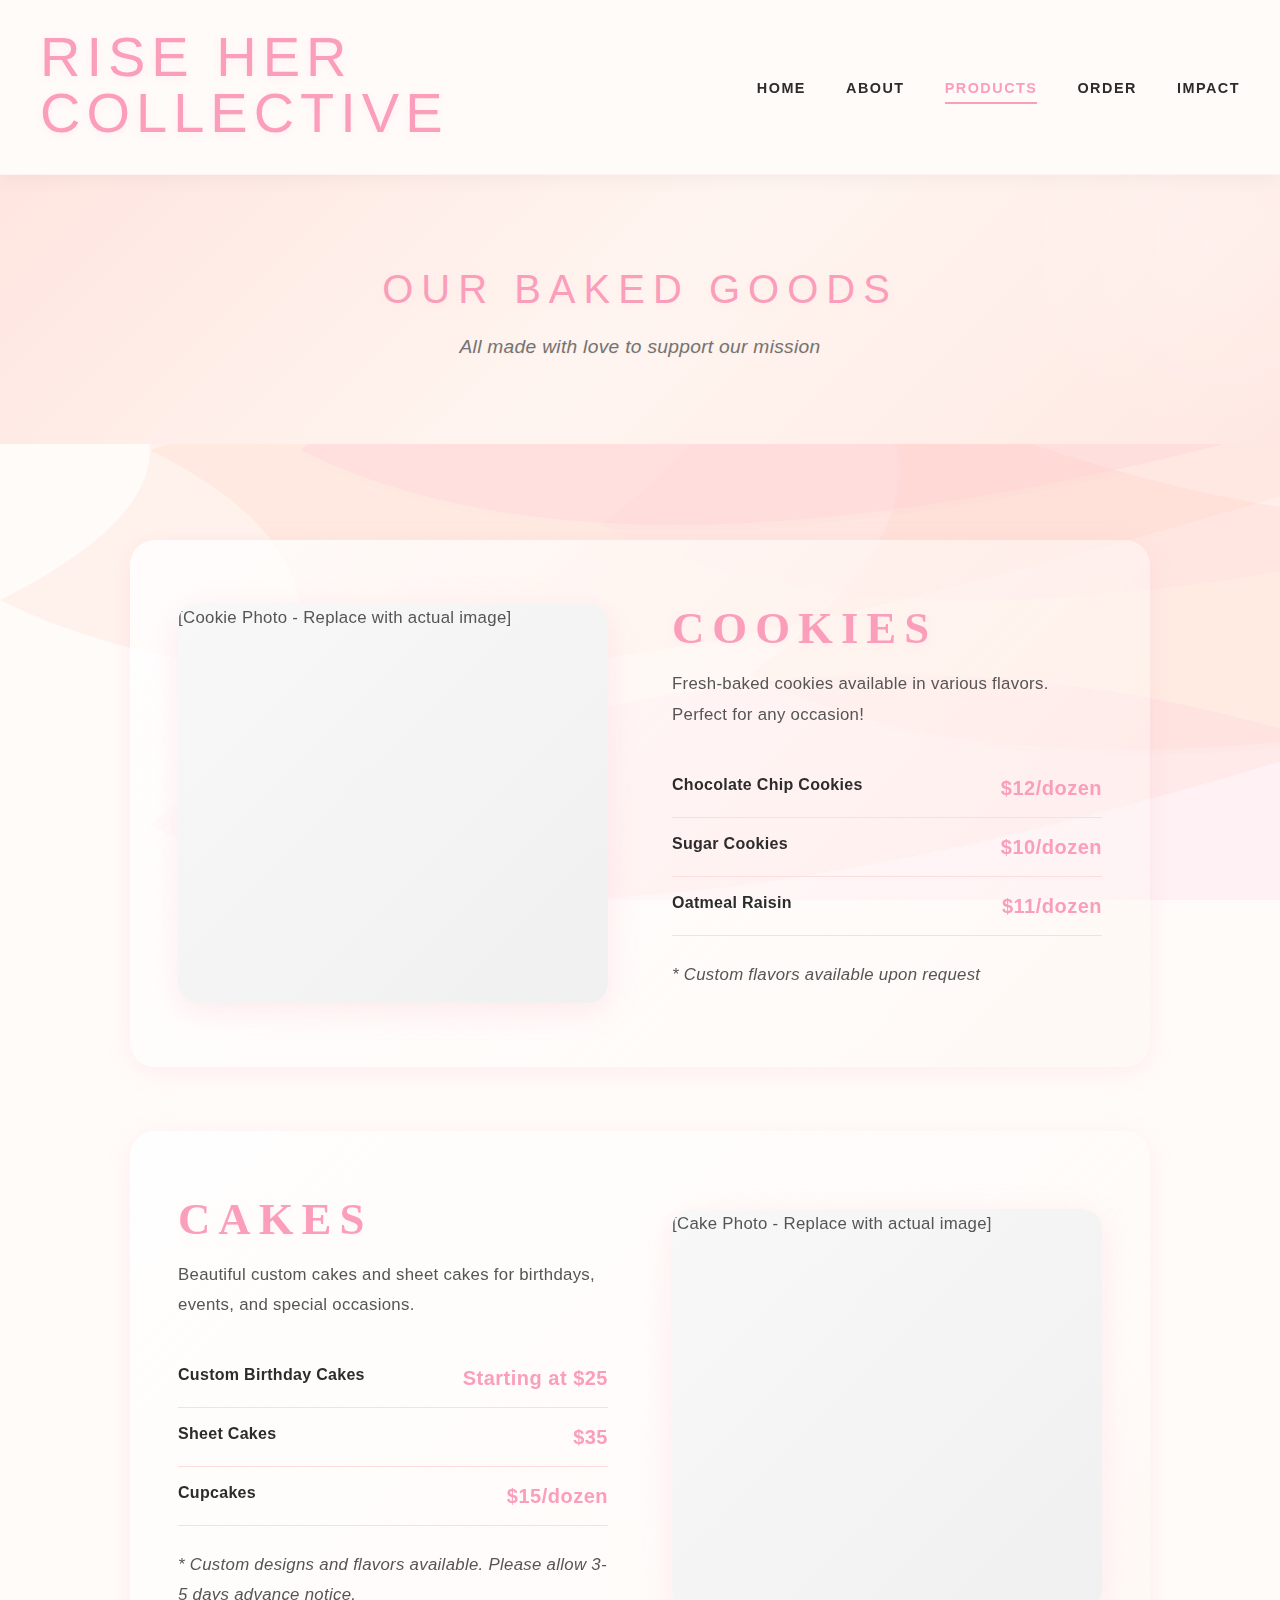
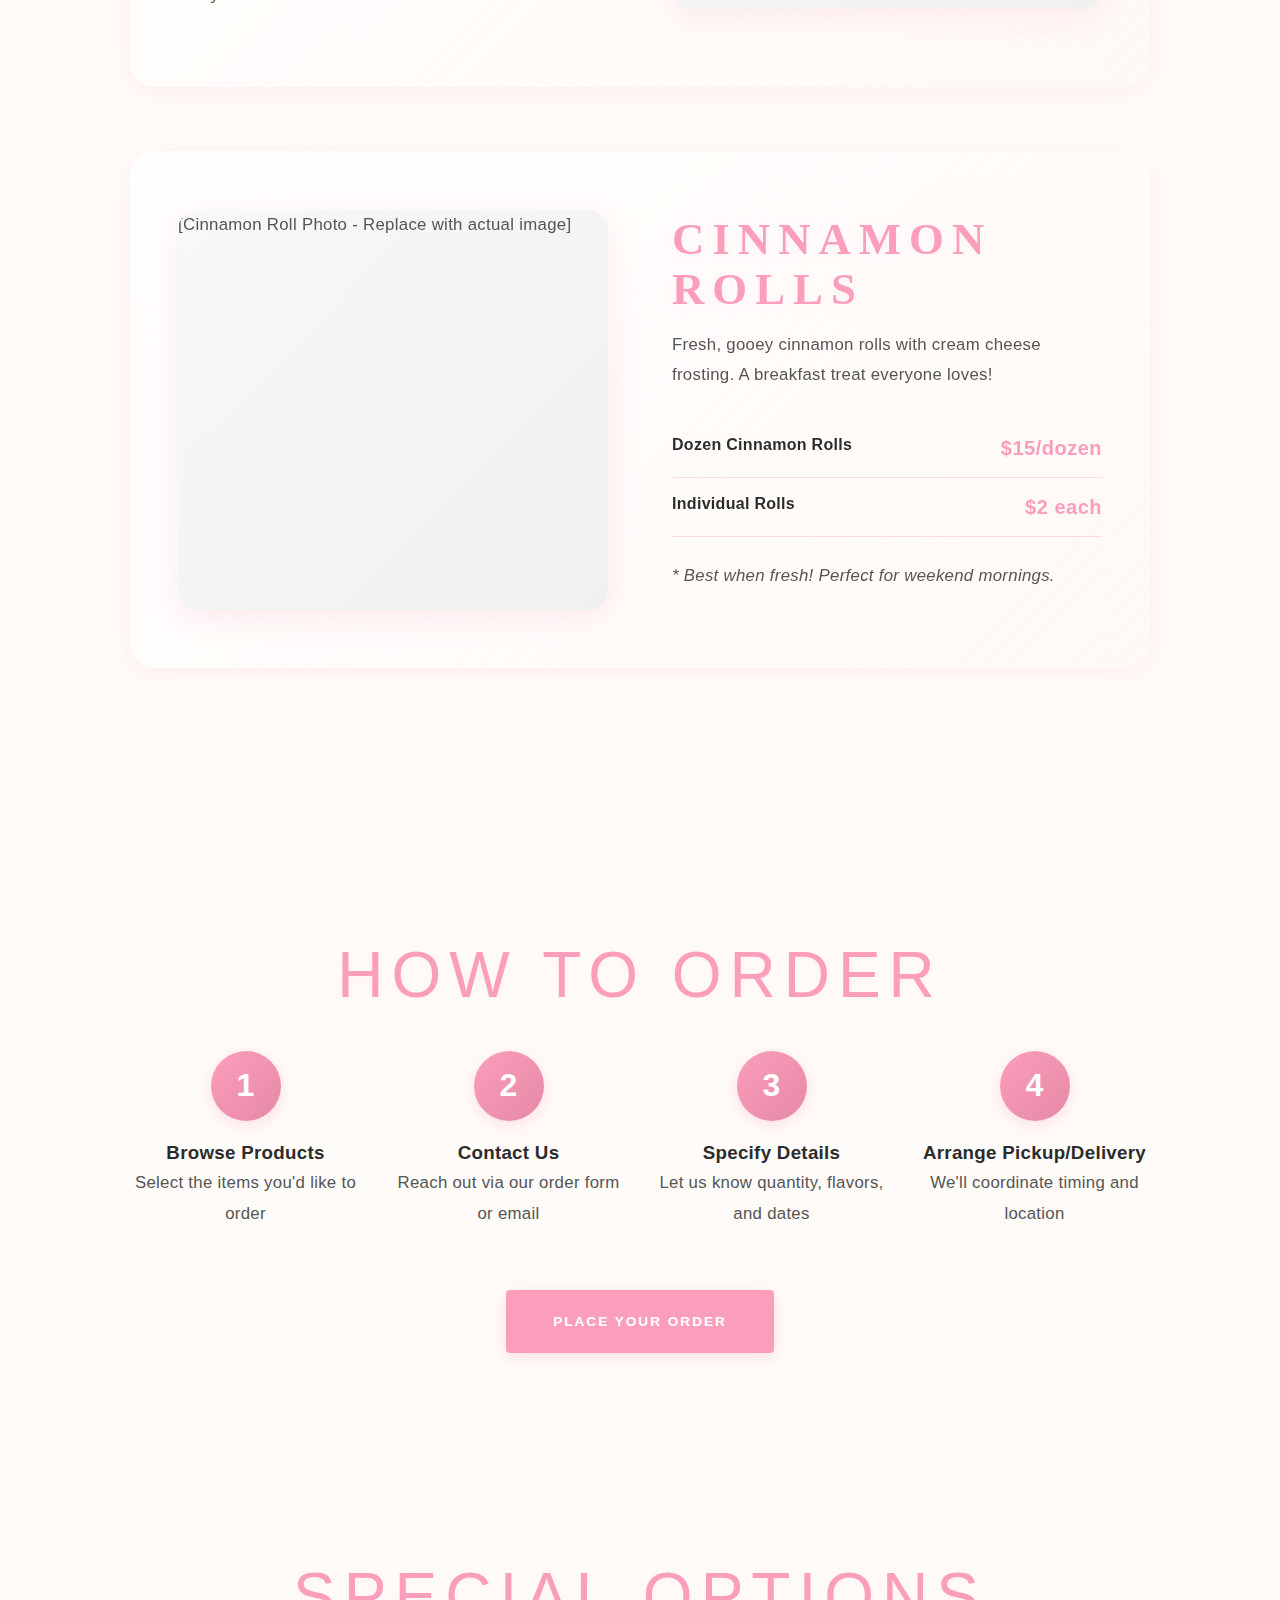
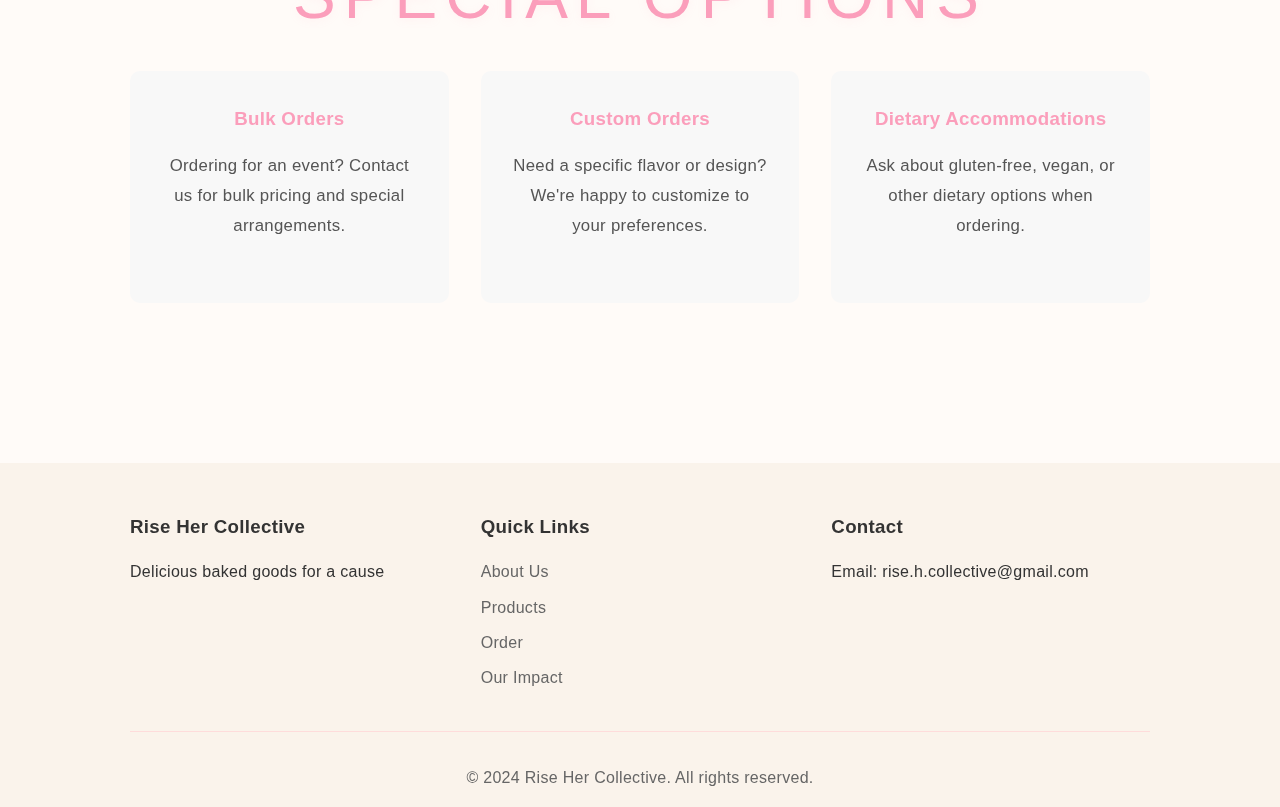
<file: products.html>
<!DOCTYPE html>
<html lang="en">
<head>
    <meta charset="UTF-8">
    <meta name="viewport" content="width=device-width, initial-scale=1.0">
    <title>Products - Rise Her Collective</title>
    <link rel="stylesheet" href="styles.css">
</head>
<body>
    <!-- Navigation -->
    <nav class="navbar">
        <div class="nav-container">
            <a href="index.html" style="text-decoration: none; color: inherit;">
                <div class="logo">Rise Her Collective</div>
            </a>
            <ul class="nav-menu">
                <li><a href="index.html">Home</a></li>
                <li><a href="about.html">About</a></li>
                <li><a href="products.html" class="active">Products</a></li>
                <li><a href="order.html">Order</a></li>
                <li><a href="impact.html">Impact</a></li>
            </ul>
        </div>
    </nav>

    <!-- Page Header -->
    <section class="page-header">
        <div class="container">
            <h1>Our Baked Goods</h1>
            <p class="page-subtitle">All made with love to support our mission</p>
        </div>
    </section>

    <!-- Products Section -->
    <section class="section">
        <div class="container">
            <!-- Cookies -->
            <div class="product-detail">
                <div class="product-image-large">
                    <div class="product-image-placeholder">
                        <p>[Cookie Photo - Replace with actual image]</p>
                    </div>
                </div>
                <div class="product-info">
                    <h2>Cookies</h2>
                    <p class="product-description">
                        Fresh-baked cookies available in various flavors. Perfect for any occasion!
                    </p>
                    <div class="product-options">
                        <div class="option">
                            <strong>Chocolate Chip Cookies</strong>
                            <span class="price">$12/dozen</span>
                        </div>
                        <div class="option">
                            <strong>Sugar Cookies</strong>
                            <span class="price">$10/dozen</span>
                        </div>
                        <div class="option">
                            <strong>Oatmeal Raisin</strong>
                            <span class="price">$11/dozen</span>
                        </div>
                        <!-- Add more cookie options as needed -->
                    </div>
                    <p class="custom-note">* Custom flavors available upon request</p>
                </div>
            </div>

            <!-- Cakes -->
            <div class="product-detail reverse">
                <div class="product-image-large">
                    <div class="product-image-placeholder">
                        <p>[Cake Photo - Replace with actual image]</p>
                    </div>
                </div>
                <div class="product-info">
                    <h2>Cakes</h2>
                    <p class="product-description">
                        Beautiful custom cakes and sheet cakes for birthdays, events, and special occasions.
                    </p>
                    <div class="product-options">
                        <div class="option">
                            <strong>Custom Birthday Cakes</strong>
                            <span class="price">Starting at $25</span>
                        </div>
                        <div class="option">
                            <strong>Sheet Cakes</strong>
                            <span class="price">$35</span>
                        </div>
                        <div class="option">
                            <strong>Cupcakes</strong>
                            <span class="price">$15/dozen</span>
                        </div>
                        <!-- Add more cake options as needed -->
                    </div>
                    <p class="custom-note">* Custom designs and flavors available. Please allow 3-5 days advance notice.</p>
                </div>
            </div>

            <!-- Cinnamon Rolls -->
            <div class="product-detail">
                <div class="product-image-large">
                    <div class="product-image-placeholder">
                        <p>[Cinnamon Roll Photo - Replace with actual image]</p>
                    </div>
                </div>
                <div class="product-info">
                    <h2>Cinnamon Rolls</h2>
                    <p class="product-description">
                        Fresh, gooey cinnamon rolls with cream cheese frosting. A breakfast treat everyone loves!
                    </p>
                    <div class="product-options">
                        <div class="option">
                            <strong>Dozen Cinnamon Rolls</strong>
                            <span class="price">$15/dozen</span>
                        </div>
                        <div class="option">
                            <strong>Individual Rolls</strong>
                            <span class="price">$2 each</span>
                        </div>
                    </div>
                    <p class="custom-note">* Best when fresh! Perfect for weekend mornings.</p>
                </div>
            </div>
        </div>
    </section>

    <!-- Ordering Instructions -->
    <section class="section section-light">
        <div class="container">
            <h2>How to Order</h2>
            <div class="steps">
                <div class="step">
                    <div class="step-number">1</div>
                    <h3>Browse Products</h3>
                    <p>Select the items you'd like to order</p>
                </div>
                <div class="step">
                    <div class="step-number">2</div>
                    <h3>Contact Us</h3>
                    <p>Reach out via our order form or email</p>
                </div>
                <div class="step">
                    <div class="step-number">3</div>
                    <h3>Specify Details</h3>
                    <p>Let us know quantity, flavors, and dates</p>
                </div>
                <div class="step">
                    <div class="step-number">4</div>
                    <h3>Arrange Pickup/Delivery</h3>
                    <p>We'll coordinate timing and location</p>
                </div>
            </div>
            <div class="text-center">
                <a href="order.html" class="btn-primary">Place Your Order</a>
            </div>
        </div>
    </section>

    <!-- Special Options -->
    <section class="section">
        <div class="container">
            <h2>Special Options</h2>
            <div class="special-grid">
                <div class="special-card">
                    <h3>Bulk Orders</h3>
                    <p>Ordering for an event? Contact us for bulk pricing and special arrangements.</p>
                </div>
                <div class="special-card">
                    <h3>Custom Orders</h3>
                    <p>Need a specific flavor or design? We're happy to customize to your preferences.</p>
                </div>
                <div class="special-card">
                    <h3>Dietary Accommodations</h3>
                    <p>Ask about gluten-free, vegan, or other dietary options when ordering.</p>
                </div>
            </div>
        </div>
    </section>

    <!-- Footer -->
    <footer class="footer">
        <div class="container">
            <div class="footer-content">
                <div class="footer-section">
                    <h3>Rise Her Collective</h3>
                    <p>Delicious baked goods for a cause</p>
                </div>
                <div class="footer-section">
                    <h3>Quick Links</h3>
                    <ul>
                        <li><a href="about.html">About Us</a></li>
                        <li><a href="products.html">Products</a></li>
                        <li><a href="order.html">Order</a></li>
                        <li><a href="impact.html">Our Impact</a></li>
                    </ul>
                </div>
                <div class="footer-section">
                    <h3>Contact</h3>
                    <p>Email: rise.h.collective@gmail.com</p>
                </div>
            </div>
            <div class="footer-bottom">
                <p>&copy; 2024 Rise Her Collective. All rights reserved.</p>
            </div>
        </div>
    </footer>
</body>
</html>
</file>
<file: styles.css>
/* Reset and Base Styles */
* {
    margin: 0;
    padding: 0;
    box-sizing: border-box;
}

body {
    font-family: 'Montserrat', sans-serif;
    line-height: 1.7;
    color: #2c2c2c;
    background-color: #FFFBF8;
    font-weight: 400;
    letter-spacing: 0.3px;
    position: relative;
    overflow-x: hidden;
    width: 100%;
    max-width: 100vw;
}

body::before {
    content: '';
    position: fixed;
    top: 0;
    left: 0;
    right: 0;
    bottom: 0;
    background-image: 
        url("data:image/svg+xml,%3Csvg xmlns='http://www.w3.org/2000/svg' viewBox='0 0 1200 800'%3E%3Cdefs%3E%3Cstyle%3E.blob %7B filter: drop-shadow(0 2px 4px rgba(0,0,0,0.1)); %7D %3C/style%3E%3C/defs%3E%3Cpath class='blob' d='M0,200 Q300,100 600,200 T1200,200 Q1000,300 600,400 T0,400 Q200,300 0,200 Z' fill='%23FF6B35' opacity='0.15'/%3E%3Cpath class='blob' d='M200,0 Q500,150 800,0 T1400,0 Q1200,200 800,300 T200,300 Q400,150 200,0 Z' fill='%23FF1493' opacity='0.12'/%3E%3Cpath class='blob' d='M400,100 Q700,50 1000,100 T1600,100 Q1400,250 1000,350 T400,350 Q600,200 400,100 Z' fill='%23FF69B4' opacity='0.1'/%3E%3Cpath class='blob' d='M100,300 Q400,200 700,300 T1300,300 Q1100,450 700,550 T100,550 Q300,400 100,300 Z' fill='%23FF4500' opacity='0.12'/%3E%3Cpath class='blob' d='M300,500 Q600,400 900,500 T1500,500 Q1300,650 900,750 T300,750 Q500,600 300,500 Z' fill='%23FF1493' opacity='0.1'/%3E%3Cpath class='blob' d='M500,200 Q800,150 1100,200 T1700,200 Q1500,350 1100,450 T500,450 Q700,300 500,200 Z' fill='%23FF6B35' opacity='0.13'/%3E%3C/svg%3E");
    background-size: 1800px 1200px;
    background-repeat: repeat;
    background-position: 0 0;
    z-index: 0;
    pointer-events: none;
    opacity: 0.4;
}

@keyframes abstractMove {
    0% {
        background-position: 0 0;
        transform: scale(1);
    }
    100% {
        background-position: 200px 150px;
        transform: scale(1.05);
    }
}

.container {
    max-width: 1100px;
    margin: 0 auto;
    padding: 0 40px;
    position: relative;
    z-index: 1;
}

/* Top Pink Bar */
.top-pink-bar {
    background: linear-gradient(90deg, #FEDCD2 0%, #FEDCDB 50%, #FEDCD2 100%);
    height: 6px;
    width: 100%;
    box-shadow: 0 2px 4px rgba(254, 220, 210, 0.3);
}

/* Navigation */
.navbar {
    background: rgba(255, 251, 248, 0.98);
    backdrop-filter: blur(10px);
    color: #2c2c2c;
    padding: 1.8rem 0;
    box-shadow: 0 2px 20px rgba(0, 0, 0, 0.05);
    position: sticky;
    top: 0;
    z-index: 1000;
    transition: all 0.3s ease;
    border-bottom: 1px solid rgba(251, 158, 187, 0.1);
    width: 100%;
    max-width: 100vw;
    overflow-x: hidden;
}

.nav-container {
    max-width: 1400px;
    margin: 0 auto;
    padding: 0 40px;
    display: flex;
    justify-content: space-between;
    align-items: center;
    flex-direction: row;
}

.logo {
    font-size: 3.5rem;
    font-weight: 400;
    color: #FB9EBB;
    text-transform: uppercase;
    letter-spacing: 6px;
    margin-bottom: 0.3rem;
    font-family: 'Bebas Neue', sans-serif;
    line-height: 1;
    text-shadow: 0 2px 8px rgba(251, 158, 187, 0.15);
    transition: all 0.3s ease;
}

.brand-tagline {
    font-size: 0.75rem;
    color: #8B6F5E;
    font-style: normal;
    font-family: 'Montserrat', sans-serif;
    font-weight: 500;
    margin-bottom: 0;
    margin-top: 0.25rem;
    letter-spacing: 2px;
    text-transform: uppercase;
}

.nav-menu {
    display: flex;
    list-style: none;
    gap: 2.5rem;
    margin: 0;
}

.nav-menu a {
    color: #2c2c2c;
    text-decoration: none;
    transition: all 0.3s ease;
    font-size: 0.9rem;
    font-weight: 600;
    padding: 8px 0;
    border-radius: 0;
    position: relative;
    letter-spacing: 1.5px;
    text-transform: uppercase;
    font-family: 'Montserrat', sans-serif;
}

.nav-menu a::after {
    content: '';
    position: absolute;
    bottom: 0;
    left: 0;
    width: 0;
    height: 2px;
    background: #FB9EBB;
    transition: width 0.3s ease;
}

.nav-menu a:hover::after,
.nav-menu a.active::after {
    width: 100%;
}

.nav-menu a:hover,
.nav-menu a.active {
    color: #FB9EBB;
    transform: translateY(-1px);
}

.nav-instagram-icon {
    display: inline-flex;
    align-items: center;
    justify-content: center;
    width: 38px;
    height: 38px;
    padding: 0;
    border-radius: 8px;
    transition: all 0.3s ease;
}

.nav-instagram-icon svg {
    width: 20px;
    height: 20px;
    fill: #2c2c2c;
    transition: all 0.3s ease;
}

.nav-instagram-icon:hover {
    background: linear-gradient(45deg, #f09433 0%, #e6683c 25%, #dc2743 50%, #cc2366 75%, #bc1888 100%);
    transform: translateY(-2px) scale(1.1);
    box-shadow: 0 4px 12px rgba(188, 24, 136, 0.3);
}

.nav-instagram-icon:hover svg {
    fill: white;
}

.nav-instagram-icon::after {
    display: none;
}

/* Hero Section */
.hero {
    display: grid;
    grid-template-columns: 1fr 1fr;
    min-height: 85vh;
    background: linear-gradient(135deg, #FEDCD2 0%, #FAF3EB 50%, #FEDCDB 100%);
    position: relative;
    overflow: hidden;
    padding: 4rem 0;
}

.hero::before {
    content: '';
    position: absolute;
    top: -50%;
    right: -10%;
    width: 500px;
    height: 500px;
    background: radial-gradient(circle, rgba(254, 220, 210, 0.3) 0%, transparent 70%);
    border-radius: 50%;
    z-index: 0;
}

.hero-image-container {
    display: flex;
    align-items: center;
    justify-content: center;
    padding: 60px 40px;
    position: relative;
    z-index: 1;
}

.hero-image-placeholder {
    width: 100%;
    max-width: 600px;
    height: 500px;
    background: linear-gradient(135deg, #FFE6EE 0%, #FEDCDB 50%, #FEDCD2 100%);
    display: flex;
    align-items: center;
    justify-content: center;
    color: #666;
    font-size: 1.1rem;
    border-radius: 15px;
    box-shadow: 0 10px 30px rgba(251, 158, 187, 0.3);
    border: 3px solid rgba(251, 158, 187, 0.2);
}

.hero-content-side {
    background: linear-gradient(135deg, #FEDCD2 0%, #FEDCDB 100%);
    display: flex;
    align-items: center;
    justify-content: center;
    padding: 60px 50px;
    position: relative;
    z-index: 1;
}

.hero-text-content {
    max-width: 600px;
    position: relative;
}

.hero-text-content h1 {
    animation: fadeInUp 0.8s ease;
    font-family: 'Bebas Neue', sans-serif;
}

@keyframes fadeInUp {
    from {
        opacity: 0;
        transform: translateY(20px);
    }
    to {
        opacity: 1;
        transform: translateY(0);
    }
}

.hero-text-content p {
    font-weight: 500;
    color: #5B3A29;
    font-family: 'Montserrat', sans-serif;
    letter-spacing: 0.5px;
}

.hero-cta-box {
    background-color: #FEDCDB;
    border: 2px solid #333;
    padding: 12px 25px;
    display: inline-block;
    margin-top: 1.5rem;
    text-decoration: none;
    color: #333;
    font-weight: normal;
    font-size: 0.9rem;
    transition: transform 0.3s;
}

.hero-cta-box:hover {
    transform: translateY(-2px);
}

.hero-welcome-text {
    font-family: 'Cormorant Garamond', serif;
    font-style: italic;
    color: #333;
    margin-top: 2rem;
    font-size: 1.2rem;
    font-weight: 400;
}

.star-decoration {
    color: #FB9EBB;
    font-size: 1.5rem;
    margin: 0 8px;
    opacity: 0.7;
    text-shadow: 0 2px 4px rgba(251, 158, 187, 0.3);
    transition: transform 0.3s;
}

.star-decoration:hover {
    transform: rotate(15deg) scale(1.2);
    opacity: 1;
}

/* Script Heading Style */
.script-heading {
    font-family: 'Cormorant Garamond', serif;
    font-style: italic;
    font-size: 3.5rem;
    background: linear-gradient(135deg, #E689A6 0%, #FB9EBB 50%, #E689A6 100%);
    -webkit-background-clip: text;
    -webkit-text-fill-color: transparent;
    background-clip: text;
    font-weight: 500;
    text-shadow: 0 2px 10px rgba(251, 158, 187, 0.3);
    letter-spacing: 1px;
}

.section h2.script-heading {
    margin-bottom: 1rem;
}

/* Buttons */
.btn-primary,
.btn-secondary {
    display: inline-block;
    padding: 12px 30px;
    text-decoration: none;
    border-radius: 5px;
    font-weight: bold;
    transition: transform 0.3s, box-shadow 0.3s;
}

.btn-primary {
    background: #FB9EBB;
    color: #ffffff;
    border: 2px solid #FB9EBB;
    padding: 18px 45px;
    border-radius: 4px;
    font-weight: 600;
    text-decoration: none;
    transition: all 0.3s ease;
    box-shadow: 0 4px 15px rgba(251, 158, 187, 0.3);
    text-transform: uppercase;
    letter-spacing: 2px;
    font-size: 0.85rem;
    display: inline-block;
    cursor: pointer;
    font-family: 'Montserrat', sans-serif;
}

.btn-primary:hover {
    transform: translateY(-3px);
    box-shadow: 0 6px 20px rgba(251, 158, 187, 0.4);
    background: #E689A6;
    border-color: #E689A6;
}

.btn-secondary {
    background-color: transparent;
    color: #5B3A29;
    border: 2px solid #5B3A29;
    padding: 18px 45px;
    border-radius: 4px;
    font-weight: 600;
    text-decoration: none;
    transition: all 0.3s ease;
    box-shadow: 0 2px 8px rgba(91, 58, 41, 0.1);
    text-transform: uppercase;
    letter-spacing: 2px;
    font-size: 0.85rem;
    font-family: 'Montserrat', sans-serif;
}

.btn-secondary:hover {
    transform: translateY(-3px);
    box-shadow: 0 4px 12px rgba(91, 58, 41, 0.2);
    background: #5B3A29;
    color: #ffffff;
    border-color: #5B3A29;
}

/* Sections */
.section {
    padding: 6rem 0;
    position: relative;
    z-index: 1;
}

.section p {
    margin-bottom: 1.8rem;
    font-size: 1.05rem;
    line-height: 1.8;
    color: #555;
}

.section-light {
    background: #FFFBF8;
    position: relative;
}

.section-dark {
    background: linear-gradient(135deg, #FFE5E0 0%, #FFF5F0 50%, #FFE8E3 100%);
    color: #5B3A29;
    position: relative;
}

.section-dark h2,
.section-dark p {
    color: #5B3A29;
}

.section-dark .price {
    color: #FB9EBB;
}

.section h2 {
    font-size: 4rem;
    margin-bottom: 2.5rem;
    margin-top: 1rem;
    text-align: center;
    font-family: 'Bebas Neue', sans-serif;
    font-weight: 400;
    letter-spacing: 8px;
    line-height: 1.1;
    color: #FB9EBB;
    text-transform: uppercase;
    text-shadow: 0 2px 10px rgba(251, 158, 187, 0.1);
}

.intro-text {
    font-size: 1.2rem;
    text-align: center;
    max-width: 800px;
    margin: 0 auto 2rem;
}

/* Page Header */
.page-header {
    background: linear-gradient(135deg, #FFE5E0 0%, #FFF5F0 50%, #FFE8E3 100%);
    color: #5B3A29;
    padding: 5rem 0;
    text-align: center;
    position: relative;
    overflow: hidden;
}

.page-header h1 {
    color: #FB9EBB;
    font-family: 'Bebas Neue', sans-serif;
    font-weight: 400;
    letter-spacing: 8px;
    text-transform: uppercase;
    text-shadow: 0 2px 10px rgba(251, 158, 187, 0.1);
}

.page-header .page-subtitle {
    color: #666;
    text-shadow: 0 1px 2px rgba(0, 0, 0, 0.05);
    font-family: 'Lato', sans-serif;
    font-weight: 300;
    font-style: italic;
}

.page-header::before {
    content: '';
    position: absolute;
    top: -50%;
    right: -10%;
    width: 400px;
    height: 400px;
    background: radial-gradient(circle, rgba(255, 255, 255, 0.2) 0%, transparent 70%);
    border-radius: 50%;
}

.page-header h1 {
    font-size: 2.5rem;
    margin-bottom: 0.5rem;
}

.page-subtitle {
    font-size: 1.2rem;
    opacity: 0.9;
}

/* Product Grid */
.product-grid {
    display: grid;
    grid-template-columns: repeat(auto-fit, minmax(300px, 1fr));
    gap: 2.5rem;
    margin-top: 3rem;
}

.product-card {
    background: #ffffff;
    border-radius: 12px;
    padding: 0;
    text-align: center;
    box-shadow: 0 4px 20px rgba(0, 0, 0, 0.06);
    transition: all 0.3s ease;
    overflow: hidden;
    border: 1px solid rgba(251, 158, 187, 0.15);
    position: relative;
    filter: brightness(1);
}

.product-card::before {
    content: '';
    position: absolute;
    top: 0;
    left: 0;
    right: 0;
    bottom: 0;
    background: linear-gradient(135deg, rgba(254, 220, 210, 0) 0%, rgba(251, 158, 187, 0) 100%);
    opacity: 0;
    transition: opacity 0.4s ease;
    z-index: 0;
    border-radius: 16px;
    pointer-events: none;
}

.product-card-image-wrapper {
    width: 100%;
    overflow: hidden;
}

.product-card:hover {
    transform: translateY(-8px);
    box-shadow: 0 8px 30px rgba(251, 158, 187, 0.25);
    border-color: rgba(251, 158, 187, 0.4);
    background: #ffffff;
    filter: brightness(1.02);
}

.product-card:hover::before {
    opacity: 1;
    background: linear-gradient(135deg, rgba(254, 220, 210, 0.3) 0%, rgba(251, 158, 187, 0.25) 100%);
}

.product-card:hover .product-image-placeholder {
    transform: scale(1.08);
    filter: brightness(1.1) saturate(1.1);
}

.product-image-placeholder {
    background: linear-gradient(135deg, #f8f8f8 0%, #f0f0f0 100%);
    height: 280px;
    border-radius: 16px 16px 0 0;
    display: block;
    margin-bottom: 0;
    color: #999;
    border: none;
    transition: all 0.4s ease;
    position: relative;
    z-index: 1;
    overflow: hidden;
}

.product-image-placeholder img {
    width: 100%;
    height: 100%;
    object-fit: cover;
    display: block;
}

.product-card:hover .product-image-placeholder {
    background: linear-gradient(135deg, #FFE6EE 0%, #FFD6E8 100%);
}

.product-card > *:not(.product-image-placeholder) {
    padding: 1.5rem 2rem;
    padding-top: 1.5rem;
    position: relative;
    z-index: 1;
    transition: all 0.4s ease;
}

.product-card .btn-secondary {
    position: relative;
    z-index: 1;
    transition: all 0.4s ease;
}

.product-card:hover .btn-secondary {
    background: #FB9EBB;
    color: #ffffff;
    border-color: #FB9EBB;
    box-shadow: 0 4px 12px rgba(251, 158, 187, 0.3);
}

.product-card h3 {
    color: #2c2c2c;
    margin-bottom: 0.75rem;
    font-family: 'Playfair Display', serif;
    font-weight: 700;
    font-size: 1.5rem;
    letter-spacing: 0.3px;
    transition: all 0.4s ease;
    position: relative;
    z-index: 1;
}

.product-card:hover h3 {
    color: #E689A6;
    transform: scale(1.05);
}

.product-card p {
    position: relative;
    z-index: 1;
    transition: color 0.4s ease;
}

.product-card:hover p {
    color: #555;
}

.product-card .price {
    position: relative;
    z-index: 1;
    transition: all 0.4s ease;
}

.product-card:hover .price {
    color: #E689A6;
}

.price {
    font-weight: 700;
    color: #FB9EBB;
    font-size: 1.25rem;
    letter-spacing: 0.5px;
}

/* Polaroid Style Cookie Cards */
.cookie-grid .cookie-card {
    background: white !important;
    box-shadow: 0 4px 20px rgba(0, 0, 0, 0.15), 0 8px 30px rgba(0, 0, 0, 0.1) !important;
    border: 12px solid white !important;
    border-radius: 4px !important;
    overflow: visible !important;
    transition: all 0.3s ease;
    position: relative;
    padding: 0 !important;
    transform: rotate(var(--polaroid-rotation, 0deg));
}

.cookie-grid .cookie-card:nth-child(odd) {
    --polaroid-rotation: -1.5deg;
}

.cookie-grid .cookie-card:nth-child(even) {
    --polaroid-rotation: 1.5deg;
}

.cookie-grid .cookie-card:nth-child(3n) {
    --polaroid-rotation: -0.8deg;
}

.cookie-grid .cookie-card::before {
    display: none;
}

.cookie-grid .cookie-card:hover {
    transform: rotate(0deg) translateY(-8px) scale(1.02);
    box-shadow: 0 8px 30px rgba(0, 0, 0, 0.2), 0 12px 40px rgba(0, 0, 0, 0.15);
    z-index: 10;
}

.cookie-grid .cookie-card .cookie-image-wrapper {
    position: relative;
    transition: all 0.3s ease;
    box-shadow: none !important;
    background: white !important;
    padding: 8px 8px 0 8px !important;
    border-radius: 0 !important;
    overflow: hidden !important;
}

.cookie-grid .cookie-card .cookie-image-wrapper > div:not(img) {
    display: none !important;
}

.cookie-grid .cookie-card .cookie-image-wrapper img {
    position: relative !important;
    width: 100% !important;
    height: 100% !important;
    object-fit: cover !important;
    object-position: center !important;
    top: 0 !important;
    left: 0 !important;
    z-index: 1 !important;
}

.cookie-grid .cookie-card:hover .cookie-image-wrapper {
    transform: none;
    box-shadow: none;
}

.cookie-grid .cookie-card:hover .cookie-image-wrapper > div:last-child {
    transform: none;
    filter: none;
}

.cookie-grid .cookie-card .cookie-image-wrapper img {
    transition: all 0.3s ease;
    object-fit: cover;
    border-radius: 2px;
    box-shadow: 0 2px 8px rgba(0, 0, 0, 0.1);
}

.cookie-grid .cookie-card:hover .cookie-image-wrapper img {
    transform: scale(1.02);
    filter: drop-shadow(0 12px 24px rgba(200, 80, 80, 0.4));
}

.cookie-grid .cookie-card h3 {
    transition: all 0.3s ease;
    position: relative;
    font-family: 'Playfair Display', serif;
    font-weight: 600;
    letter-spacing: 0.5px;
    font-size: 1.6rem;
    margin-bottom: 0.6rem;
    color: #2c2c2c;
}

.cookie-grid .cookie-card:hover h3 {
    color: #FB9EBB;
    transform: none;
}

.cookie-grid .cookie-card .price {
    transition: all 0.3s ease;
    font-weight: 600;
    font-size: 1.3rem;
    color: #FB9EBB;
    margin: 0;
}

.cookie-grid .cookie-card:hover .price {
    transform: none;
    color: #E689A6;
}

/* Polaroid bottom section styling */
.cookie-grid .cookie-card > div:last-child {
    background: white !important;
    padding: 1.5rem 1.2rem 1.8rem 1.2rem !important;
    border-top: 1px solid rgba(0, 0, 0, 0.05) !important;
    min-height: 120px;
    display: flex;
    flex-direction: column;
    justify-content: space-between;
}

.cookie-grid .cookie-card > div:last-child h3 {
    font-size: 1.6rem !important;
    margin-bottom: 0.6rem !important;
    color: #2c2c2c !important;
    font-weight: 600 !important;
}

.cookie-grid .cookie-card > div:last-child p:not(.price) {
    margin-bottom: 0.8rem !important;
    font-size: 0.95rem !important;
    color: #666 !important;
    line-height: 1.5 !important;
    font-weight: 400 !important;
}

.cookie-grid .cookie-card > div:last-child .price {
    font-size: 1.3rem !important;
    margin: 0 !important;
    color: #FB9EBB !important;
    font-weight: 600 !important;
}

/* Floating animation for cookie emoji in header */
@keyframes float {
    0%, 100% {
        transform: translateY(0px) rotate(0deg);
    }
    50% {
        transform: translateY(-10px) rotate(5deg);
    }
}

/* Enhanced product grid for cookies */
.product-grid.cookie-grid {
    padding: 1rem 0;
}

/* Button hover enhancement */
.btn-primary:hover {
    transform: translateY(-2px);
    box-shadow: 0 8px 25px rgba(251, 158, 187, 0.4) !important;
}

/* Polaroid Frame Styling */
.polaroid-frame {
    transition: transform 0.3s ease, box-shadow 0.3s ease;
    cursor: pointer;
}

.polaroid-frame:hover {
    transform: rotate(0deg) scale(1.05) !important;
    box-shadow: 0 12px 30px rgba(0, 0, 0, 0.25) !important;
    z-index: 10 !important;
}

/* Wavy Line Background Pattern */
.wavy-line-bg {
    position: relative;
    overflow: hidden;
}

.wavy-line-bg::before {
    content: '';
    position: absolute;
    top: 0;
    left: 0;
    right: 0;
    bottom: 0;
    background-image: 
        url("data:image/svg+xml,%3Csvg xmlns='http://www.w3.org/2000/svg' viewBox='0 0 1200 280'%3E%3Cpath d='M-200,50 Q100,10 400,50 Q700,90 1000,50 Q1300,10 1400,50' stroke='%23FF1493' stroke-width='40' fill='none' opacity='0.6'/%3E%3Cpath d='M-200,50 Q100,10 400,50 Q700,90 1000,50 Q1300,10 1400,50' stroke='%23FF6B35' stroke-width='40' fill='none' opacity='0.6' transform='translate(0, 120)'/%3E%3Cpath d='M-200,50 Q100,10 400,50 Q700,90 1000,50 Q1300,10 1400,50' stroke='%23FF1493' stroke-width='40' fill='none' opacity='0.5' transform='translate(0, 240)'/%3E%3C/svg%3E");
    background-size: 1200px 280px;
    background-repeat: repeat;
    background-position: 0 0;
    z-index: 0;
    pointer-events: none;
    opacity: 0.3;
    animation: wavyMove 20s linear infinite;
}

@keyframes wavyMove {
    0% {
        background-position: 0 0;
    }
    100% {
        background-position: 1200px 0;
    }
}

.wavy-line-bg > * {
    position: relative;
    z-index: 1;
}

/* Product Detail Pages */
.product-detail {
    display: grid;
    grid-template-columns: 1fr 1fr;
    gap: 4rem;
    margin-bottom: 4rem;
    align-items: center;
    padding: 3rem;
    background: linear-gradient(135deg, rgba(255, 255, 255, 0.8) 0%, rgba(255, 245, 240, 0.3) 100%);
    border-radius: 25px;
    box-shadow: 0 5px 25px rgba(251, 158, 187, 0.15);
    transition: all 0.4s ease;
}

.product-detail:hover {
    box-shadow: 0 10px 35px rgba(251, 158, 187, 0.25);
    transform: translateY(-5px);
}

.product-detail.reverse {
    direction: rtl;
}

.product-detail.reverse > * {
    direction: ltr;
}

.product-image-large {
    width: 100%;
}

.product-image-large .product-image-placeholder {
    height: 400px;
    border-radius: 20px;
    box-shadow: 0 8px 30px rgba(251, 158, 187, 0.2);
    transition: all 0.4s ease;
}

.product-detail:hover .product-image-large .product-image-placeholder {
    transform: scale(1.05);
    box-shadow: 0 12px 40px rgba(251, 158, 187, 0.35);
    filter: brightness(1.1);
}

.product-info h2 {
    text-align: left;
    color: #FB9EBB;
    font-size: 2.8rem;
    font-family: 'Playfair Display', serif;
    font-weight: 700;
    margin-bottom: 1rem;
}

.product-description {
    margin: 1rem 0;
    font-size: 1.1rem;
}

.product-options {
    margin: 1.5rem 0;
}

.option {
    display: flex;
    justify-content: space-between;
    padding: 0.75rem 0;
    border-bottom: 1px solid #FEDCDB;
    transition: all 0.3s ease;
}

.option:hover {
    transform: translateX(5px);
    background: rgba(255, 255, 255, 0.8);
    padding-left: 0.5rem;
    padding-right: 0.5rem;
    border-radius: 8px;
    border-bottom-color: transparent;
}

.option:hover strong {
    color: #FB9EBB;
}

.option:hover .price {
    color: #E689A6;
    transform: scale(1.1);
}

.custom-note {
    font-style: italic;
    color: #666;
    margin-top: 1rem;
}

/* Steps */
.steps {
    display: grid;
    grid-template-columns: repeat(4, 1fr);
    gap: 2rem;
    margin: 2rem 0;
}

@media (max-width: 1200px) {
    .steps {
        grid-template-columns: repeat(2, 1fr);
    }
}

@media (max-width: 768px) {
    .steps {
        grid-template-columns: 1fr;
    }
}

.step {
    text-align: center;
    transition: all 0.3s ease;
}

.step:hover {
    transform: translateY(-5px);
}

.step:hover .step-number {
    transform: scale(1.1) rotate(5deg);
    box-shadow: 0 8px 20px rgba(251, 158, 187, 0.4);
}

.step-number {
    width: 70px;
    height: 70px;
    background: linear-gradient(135deg, #FB9EBB 0%, #E689A6 100%);
    color: #fff;
    border-radius: 50%;
    display: flex;
    align-items: center;
    justify-content: center;
    font-size: 2rem;
    font-weight: bold;
    margin: 0 auto 1rem;
    box-shadow: 0 4px 15px rgba(251, 158, 187, 0.3);
    transition: all 0.3s ease;
}

.section-dark .step-number {
    background-color: #fff;
    color: #FB9EBB;
}

/* Order Form */
.order-container {
    display: grid;
    grid-template-columns: 1fr 1fr;
    gap: 3rem;
    margin-top: 2rem;
}

.order-form {
    background: #f8f8f8;
    padding: 2rem;
    border-radius: 10px;
}

.form-group {
    margin-bottom: 1.5rem;
}

.form-group label {
    display: block;
    margin-bottom: 0.5rem;
    font-weight: bold;
}

.form-group input,
.form-group textarea,
.form-group select {
    width: 100%;
    padding: 10px;
    border: 1px solid #ddd;
    border-radius: 5px;
    font-family: inherit;
    font-size: 1rem;
}

.form-group textarea {
    resize: vertical;
}

.form-note {
    font-size: 0.9rem;
    color: #666;
    margin-top: 1rem;
}

.contact-info {
    margin: 2rem 0;
}

.contact-item {
    margin-bottom: 1.5rem;
}

.contact-item h3 {
    color: #FB9EBB;
    margin-bottom: 0.5rem;
}

.order-process,
.pickup-delivery-info,
.payment-info {
    margin: 2rem 0;
    padding: 1.5rem;
    background: #f8f8f8;
    border-radius: 5px;
}

.order-process ol {
    margin-left: 1.5rem;
    margin-top: 1rem;
}

.info-box {
    background: #fff;
    padding: 1rem;
    border-radius: 5px;
    margin: 1rem 0;
}

/* FAQ */
.faq-list {
    max-width: 800px;
    margin: 0 auto;
}

.faq-item {
    margin-bottom: 2rem;
    padding: 1.5rem;
    background: #fff;
    border-radius: 5px;
    box-shadow: 0 2px 5px rgba(0,0,0,0.1);
}

.faq-item h3 {
    color: #FB9EBB;
    margin-bottom: 0.5rem;
}

/* Impact Page */
.funds-breakdown {
    display: grid;
    grid-template-columns: repeat(auto-fit, minmax(250px, 1fr));
    gap: 2rem;
    margin: 2rem 0;
}

.fund-item {
    text-align: center;
    padding: 2rem;
    background: #f8f8f8;
    border-radius: 10px;
}

.fund-percentage {
    font-size: 3rem;
    font-weight: bold;
    color: #FB9EBB;
    margin-bottom: 1rem;
}

.impact-stats {
    display: grid;
    grid-template-columns: repeat(auto-fit, minmax(200px, 1fr));
    gap: 2rem;
    margin: 2rem 0;
}

.stat-card {
    text-align: center;
    padding: 2rem;
    background: #fff;
    border-radius: 10px;
    box-shadow: 0 2px 10px rgba(0,0,0,0.1);
}

.stat-number {
    font-size: 3rem;
    font-weight: bold;
    color: #FB9EBB;
    margin-bottom: 0.5rem;
}

.impact-list {
    margin: 1rem 0 1rem 2rem;
    font-size: 1.1rem;
}

.story-grid {
    display: grid;
    grid-template-columns: repeat(auto-fit, minmax(300px, 1fr));
    gap: 2rem;
    margin: 2rem 0;
}

.story-card {
    background: #f8f8f8;
    padding: 2rem;
    border-radius: 10px;
    border-left: 4px solid #FB9EBB;
}

.story-quote {
    font-style: italic;
    font-size: 1.1rem;
    margin-bottom: 1rem;
}

.goals-grid {
    display: grid;
    grid-template-columns: repeat(auto-fit, minmax(250px, 1fr));
    gap: 2rem;
    margin: 2rem 0;
}

.goal-card {
    background: #f8f8f8;
    padding: 2rem;
    border-radius: 10px;
    text-align: center;
}

.goal-amount {
    font-size: 2rem;
    font-weight: bold;
    color: #FB9EBB;
    margin: 1rem 0;
}

/* Special Options */
.special-grid {
    display: grid;
    grid-template-columns: repeat(auto-fit, minmax(250px, 1fr));
    gap: 2rem;
    margin-top: 2rem;
}

.special-card {
    background: #f8f8f8;
    padding: 2rem;
    border-radius: 10px;
    text-align: center;
    transition: all 0.3s ease;
    cursor: pointer;
}

.special-card:hover {
    transform: translateY(-8px) scale(1.02);
    box-shadow: 0 10px 30px rgba(251, 158, 187, 0.25);
    background: linear-gradient(135deg, #FFF5F8 0%, #FFE6EE 100%);
    border-color: rgba(251, 158, 187, 0.4);
}

.special-card:hover h3 {
    color: #E689A6;
    transform: scale(1.05);
}

.special-card h3 {
    color: #FB9EBB;
    margin-bottom: 1rem;
    transition: all 0.3s ease;
}

/* Team Grid */
.team-grid {
    display: grid;
    grid-template-columns: repeat(auto-fit, minmax(250px, 1fr));
    gap: 2rem;
    margin-top: 2rem;
}

.team-member {
    text-align: center;
}

.team-image-placeholder {
    width: 150px;
    height: 150px;
    background-color: #FFE6EE;
    border-radius: 50%;
    display: flex;
    align-items: center;
    justify-content: center;
    margin: 0 auto 1rem;
    color: #666;
}

/* Footer */
.footer {
    background-color: #FAF3EB;
    color: #333;
    padding: 3rem 0 1rem;
    margin-top: 4rem;
}

.footer-content {
    display: grid;
    grid-template-columns: repeat(auto-fit, minmax(250px, 1fr));
    gap: 2rem;
    margin-bottom: 2rem;
}

.footer-section h3 {
    margin-bottom: 1rem;
    color: #333;
}

.footer-section ul {
    list-style: none;
}

.footer-section ul li {
    margin-bottom: 0.5rem;
}

.footer-section a {
    color: #666;
    text-decoration: none;
    transition: color 0.3s;
}

.footer-section a:hover {
    color: #FB9EBB;
}

/* Instagram Icon Button */
.instagram-icon {
    display: inline-flex;
    align-items: center;
    justify-content: center;
    width: 45px;
    height: 45px;
    background: linear-gradient(45deg, #f09433 0%, #e6683c 25%, #dc2743 50%, #cc2366 75%, #bc1888 100%);
    border-radius: 12px;
    color: white;
    text-decoration: none;
    transition: all 0.3s ease;
    box-shadow: 0 4px 15px rgba(188, 24, 136, 0.3);
    font-size: 1.5rem;
}

.instagram-icon:hover {
    transform: translateY(-3px) scale(1.1);
    box-shadow: 0 6px 20px rgba(188, 24, 136, 0.4);
}

.instagram-icon svg {
    width: 24px;
    height: 24px;
    fill: white;
}

.social-icons {
    display: flex;
    align-items: center;
    gap: 1rem;
    margin-top: 1rem;
}

.footer-bottom {
    text-align: center;
    padding-top: 2rem;
    border-top: 1px solid #FEDCDB;
    color: #666;
}

/* Utility Classes */
.text-center {
    text-align: center;
}

.note-text {
    font-style: italic;
    color: #666;
    text-align: center;
    margin-top: 1rem;
}

.impact-message {
    font-size: 1.2rem;
    text-align: center;
    margin: 2rem 0;
}

.progress-note {
    text-align: center;
    margin-top: 2rem;
    color: #666;
}

/* Values Grid */
.values-grid {
    display: grid;
    grid-template-columns: repeat(auto-fit, minmax(280px, 1fr));
    gap: 3rem;
    margin: 3rem 0;
}

.value-card {
    background: #f8f8f8;
    padding: 2.5rem;
    border-radius: 10px;
    text-align: center;
    border-left: 4px solid #FB9EBB;
}

.value-card h3 {
    color: #FB9EBB;
    margin-bottom: 1.5rem;
    font-size: 1.5rem;
}

.value-card p {
    line-height: 1.9;
    font-size: 1.05rem;
}

/* Support Grid */
.support-grid {
    display: grid;
    grid-template-columns: repeat(auto-fit, minmax(320px, 1fr));
    gap: 3rem;
    margin: 3rem 0;
}

.support-card {
    background: #fff;
    padding: 2.5rem;
    border-radius: 10px;
    text-align: center;
    box-shadow: 0 2px 10px rgba(0,0,0,0.1);
    transition: transform 0.3s, box-shadow 0.3s;
}

.support-card p {
    line-height: 1.9;
    font-size: 1.05rem;
    margin-bottom: 1.5rem;
}

.support-card:hover {
    transform: translateY(-5px);
    box-shadow: 0 4px 15px rgba(0,0,0,0.15);
}

.support-icon {
    font-size: 3rem;
    margin-bottom: 1rem;
}

.support-card h3 {
    color: #FB9EBB;
    margin-bottom: 1rem;
}

.support-card p {
    margin-bottom: 1.5rem;
    line-height: 1.8;
}

/* Impact Grid */
.impact-grid {
    display: grid;
    grid-template-columns: repeat(auto-fit, minmax(250px, 1fr));
    gap: 2rem;
    margin: 2rem 0;
}

.impact-item {
    background: #f8f8f8;
    padding: 2rem;
    border-radius: 10px;
    border-top: 4px solid #FB9EBB;
}

.impact-item h3 {
    color: #FB9EBB;
    margin-bottom: 1rem;
}

.impact-item:hover {
    transform: translateY(-8px);
    box-shadow: 0 8px 25px rgba(251, 158, 187, 0.25) !important;
    border-color: #E689A6 !important;
}

.support-card:hover {
    transform: translateY(-10px) scale(1.02);
    box-shadow: 0 10px 35px rgba(251, 158, 187, 0.3) !important;
    background: linear-gradient(135deg, #FFF5F8 0%, #FFE6EE 100%) !important;
}

/* Mobile Menu Toggle Button */
.mobile-menu-toggle {
    display: none;
    flex-direction: column;
    justify-content: space-around;
    width: 30px;
    height: 30px;
    background: transparent;
    border: none;
    cursor: pointer;
    padding: 0;
    z-index: 1001;
    position: relative;
}

.mobile-menu-toggle span {
    width: 100%;
    height: 3px;
    background: #2c2c2c;
    border-radius: 3px;
    transition: all 0.3s ease;
    transform-origin: center;
}

.mobile-menu-toggle.active span:nth-child(1) {
    transform: rotate(45deg) translate(8px, 8px);
}

.mobile-menu-toggle.active span:nth-child(2) {
    opacity: 0;
}

.mobile-menu-toggle.active span:nth-child(3) {
    transform: rotate(-45deg) translate(7px, -7px);
}

/* Responsive Design */
@media (max-width: 1024px) {
    .container {
        padding: 0 30px;
    }
    
    .nav-container {
        padding: 0 30px;
    }
    
    .hero {
        grid-template-columns: 1fr;
        min-height: auto;
        padding: 3rem 0;
    }
    
    .hero-image-container {
        padding: 40px 20px;
    }
    
    .hero-content-side {
        padding: 40px 20px;
    }
    
    .hero-image-placeholder {
        height: 400px;
        max-width: 100%;
    }
    
    .product-grid {
        grid-template-columns: repeat(auto-fit, minmax(280px, 1fr));
        gap: 2rem;
    }
}

@media (max-width: 768px) {
    /* Prevent horizontal overflow */
    html, body {
        overflow-x: hidden;
        width: 100%;
        max-width: 100%;
    }
    
    * {
        max-width: 100%;
        box-sizing: border-box;
    }
    
    /* Navigation */
    .mobile-menu-toggle {
        display: flex;
    }
    
    .nav-container {
        padding: 0 20px;
        position: relative;
        flex-wrap: wrap;
    }
    
    .logo {
        font-size: 2rem !important;
        letter-spacing: 3px !important;
        line-height: 1.2 !important;
    }
    
    .brand-tagline {
        font-size: 0.6rem !important;
        letter-spacing: 1px !important;
    }
    
    /* Mobile Menu Overlay */
    .mobile-menu-overlay {
        position: fixed;
        top: 0;
        left: 0;
        width: 100%;
        height: 100%;
        height: 100dvh;
        background: rgba(0, 0, 0, 0.5);
        opacity: 0;
        visibility: hidden;
        transition: opacity 0.3s ease, visibility 0.3s ease;
        z-index: 1999;
        pointer-events: none;
    }
    
    .nav-menu.active ~ .mobile-menu-overlay,
    .mobile-menu-overlay.active {
        opacity: 1;
        visibility: visible;
        pointer-events: all;
    }
    
    .nav-menu {
        position: fixed;
        top: 0;
        right: -100%;
        width: 90%;
        max-width: 350px;
        height: 100vh;
        height: 100dvh; /* Dynamic viewport height for mobile */
        background: #FFFBF8;
        backdrop-filter: blur(10px);
        flex-direction: column;
        gap: 0;
        padding: 0;
        margin: 0;
        box-shadow: -5px 0 30px rgba(0, 0, 0, 0.2);
        transition: right 0.3s ease;
        z-index: 1001;
        overflow-y: auto;
        overflow-x: hidden;
        -webkit-overflow-scrolling: touch;
        overscroll-behavior: contain;
        list-style: none;
    }
    
    .nav-menu.active {
        right: 0;
    }
    
    .mobile-menu-close-wrapper {
        width: 100%;
        padding: 1.25rem 1.5rem;
        border-bottom: 2px solid rgba(251, 158, 187, 0.2);
        display: flex;
        justify-content: space-between;
        align-items: center;
        background: rgba(255, 255, 255, 0.8);
        position: sticky;
        top: 0;
        z-index: 10;
        flex-shrink: 0;
    }
    
    .mobile-menu-close {
        background: none;
        border: none;
        font-size: 2.5rem;
        color: #2c2c2c;
        cursor: pointer;
        width: 44px;
        height: 44px;
        min-width: 44px;
        min-height: 44px;
        display: flex;
        align-items: center;
        justify-content: center;
        padding: 0;
        line-height: 1;
        transition: all 0.3s ease;
        border-radius: 50%;
        margin-left: auto;
    }
    
    .mobile-menu-close:hover,
    .mobile-menu-close:active {
        background: #FB9EBB;
        color: white;
        transform: rotate(90deg);
    }
    
    .nav-menu li {
        width: 100%;
        border-bottom: 1px solid rgba(251, 158, 187, 0.15);
        margin: 0;
        padding: 0;
        list-style: none;
        flex-shrink: 0;
    }
    
    .nav-menu li:first-child {
        border-bottom: 2px solid rgba(251, 158, 187, 0.2);
    }
    
    .nav-menu li:last-child {
        border-bottom: none;
        margin-bottom: 1rem;
    }
    
    .nav-menu a {
        display: flex;
        align-items: center;
        padding: 1.5rem 1.5rem;
        font-size: 1.05rem;
        width: 100%;
        text-align: left;
        color: #2c2c2c;
        text-decoration: none;
        min-height: 56px;
        box-sizing: border-box;
    }
    
    .nav-menu a:active {
        background: rgba(251, 158, 187, 0.1);
    }
    
    .nav-menu a::after {
        display: none;
    }
    
    .nav-menu .nav-instagram-icon {
        padding: 1.5rem 1.5rem;
        width: 100%;
        justify-content: flex-start;
        min-height: 56px;
    }
    
    .nav-menu .nav-instagram-icon svg {
        margin-right: 0.75rem;
    }
    
    /* Hero Section */
    .hero {
        grid-template-columns: 1fr !important;
        padding: 1.5rem 0 !important;
        min-height: auto !important;
        overflow: hidden;
    }
    
    .hero-image-container {
        padding: 15px !important;
        order: 1;
        width: 100%;
    }
    
    .hero-content-side {
        padding: 15px !important;
        order: 2;
        width: 100%;
    }
    
    .hero-image-placeholder {
        height: 280px !important;
        max-width: 100% !important;
        width: 100% !important;
    }
    
    .hero-text-content {
        padding: 1.5rem 1rem !important;
        margin: 0 !important;
        width: 100% !important;
        max-width: 100% !important;
    }
    
    .hero-title,
    .hero-text-content h1 {
        font-size: 2rem !important;
        letter-spacing: 3px !important;
        margin-bottom: 1rem !important;
        line-height: 1.2 !important;
        word-wrap: break-word;
        overflow-wrap: break-word;
    }
    
    .hero-subtitle,
    .hero-text-content p.hero-subtitle,
    .hero-text-content p:first-of-type {
        font-size: 1rem !important;
        margin-bottom: 0.5rem !important;
        line-height: 1.4 !important;
    }
    
    .hero-description,
    .hero-text-content p.hero-description,
    .hero-text-content p:not(.hero-subtitle):not(.hero-title) {
        font-size: 0.95rem !important;
        margin-bottom: 1.5rem !important;
        line-height: 1.5 !important;
    }
    
    .hero-buttons,
    .hero-text-content > div:first-of-type {
        flex-direction: column !important;
        gap: 12px !important;
        margin-bottom: 1.5rem !important;
        width: 100% !important;
    }
    
    .hero-text-content .btn-primary,
    .hero-text-content .btn-secondary {
        width: 100% !important;
        padding: 14px 20px !important;
        font-size: 0.85rem !important;
        text-align: center;
        display: block;
        margin: 0 !important;
    }
    
    .hero-stats,
    .hero-text-content > div:last-of-type {
        flex-direction: row !important;
        flex-wrap: wrap !important;
        justify-content: space-around !important;
        gap: 15px !important;
        margin-top: 1.5rem !important;
        text-align: center;
        width: 100% !important;
    }
    
    .hero-stats > div,
    .hero-text-content > div:last-of-type > div {
        flex: 0 0 auto;
        min-width: 90px;
        max-width: 120px;
    }
    
    .hero-stats p[style*="font-size: 1.5rem"],
    .hero-text-content > div:last-of-type p[style*="font-size: 1.5rem"] {
        font-size: 1.2rem !important;
        margin-bottom: 0.2rem !important;
    }
    
    .hero-stats p[style*="font-size: 0.9rem"],
    .hero-text-content > div:last-of-type p[style*="font-size: 0.9rem"] {
        font-size: 0.8rem !important;
    }
    
    /* About Section */
    .container {
        padding: 0 15px !important;
        width: 100% !important;
        max-width: 100% !important;
    }
    
    .section {
        padding: 2rem 0 !important;
        overflow: hidden;
    }
    
    section[style*="padding-top: 4rem"] {
        padding-top: 2rem !important;
        padding-bottom: 2rem !important;
    }
    
    div[style*="grid-template-columns: 1.2fr 1fr"],
    div[style*="grid-template-columns: 1fr 1fr"] {
        grid-template-columns: 1fr !important;
        gap: 1.5rem !important;
        padding: 1.5rem 0 !important;
        width: 100% !important;
    }
    
    div[style*="background: white; padding: 4rem 3.5rem"] {
        padding: 1.5rem 1rem !important;
        width: 100% !important;
        max-width: 100% !important;
    }
    
    .script-heading {
        font-size: 2rem !important;
        text-align: center !important;
        margin-bottom: 1.5rem !important;
        line-height: 1.3 !important;
    }
    
    div[style*="position: relative; height: 500px"] {
        height: auto !important;
        min-height: auto !important;
        margin-top: 2rem !important;
        width: 100% !important;
        display: flex !important;
        flex-direction: column !important;
        align-items: center !important;
        gap: 1.5rem !important;
    }
    
    .polaroid-frame {
        position: relative !important;
        transform: none !important;
        width: 100% !important;
        max-width: 280px !important;
        margin: 0 auto !important;
        left: auto !important;
        top: auto !important;
        padding: 12px 12px 50px 12px !important;
    }
    
    .polaroid-frame img {
        height: 220px !important;
        width: 100% !important;
    }
    
    /* Product Grid */
    .product-grid {
        grid-template-columns: 1fr !important;
        gap: 1.5rem !important;
        margin-top: 1.5rem !important;
        padding: 0 !important;
        width: 100% !important;
    }
    
    .product-card {
        max-width: 100% !important;
        width: 100% !important;
        margin: 0 !important;
    }
    
    .product-image-placeholder {
        height: 220px !important;
        width: 100% !important;
    }
    
    .product-card > div[style*="padding: 2rem"] {
        padding: 1.5rem 1rem !important;
    }
    
    /* Section Headings */
    .section h2 {
        font-size: 2rem !important;
        letter-spacing: 3px !important;
        margin-bottom: 1.5rem !important;
        padding: 0 1rem !important;
        word-wrap: break-word;
    }
    
    h2[style*="font-size: 3.5rem"],
    h2[style*="font-size: 4.5rem"] {
        font-size: 2rem !important;
        text-align: center !important;
        line-height: 1.2 !important;
        letter-spacing: 3px !important;
    }
    
    div[style*="text-align: center; margin-bottom: 1rem; background: white; padding: 2.5rem"] {
        padding: 1.5rem 1rem !important;
        margin-bottom: 1.5rem !important;
        width: 100% !important;
        max-width: 100% !important;
    }
    
    p[style*="font-size: 1.3rem"] {
        font-size: 1rem !important;
        padding: 0 0.5rem !important;
    }
    
    /* Why Choose Us Section */
    div[style*="grid-template-columns: repeat(3, 1fr)"] {
        grid-template-columns: 1fr !important;
        gap: 1.5rem !important;
        margin-bottom: 1.5rem !important;
        padding: 0 !important;
        width: 100% !important;
    }
    
    div[style*="text-align: center; padding: 2rem; background: white"] {
        padding: 1.5rem 1rem !important;
        width: 100% !important;
        margin: 0 !important;
    }
    
    div[style*="font-size: 3rem; margin-bottom: 1rem"] {
        font-size: 2rem !important;
        margin-bottom: 0.75rem !important;
    }
    
    h3[style*="font-size: 1.5rem"] {
        font-size: 1.2rem !important;
        margin-bottom: 0.75rem !important;
    }
    
    div[style*="text-align: center; background: white; padding: 3rem"] {
        padding: 1.5rem 1rem !important;
        width: 100% !important;
        max-width: 100% !important;
    }
    
    h3[style*="font-size: 2rem"] {
        font-size: 1.4rem !important;
        margin-bottom: 1rem !important;
    }
    
    p[style*="font-size: 1.2rem"] {
        font-size: 0.95rem !important;
        line-height: 1.5 !important;
    }
    
    /* Buttons */
    .btn-primary,
    .btn-secondary {
        padding: 14px 25px !important;
        font-size: 0.85rem !important;
        width: 100% !important;
        max-width: 100% !important;
        text-align: center;
        display: block;
    }
    
    a[style*="font-size: 1.1rem; padding: 20px 50px"],
    a[style*="padding: 20px 50px"] {
        font-size: 0.95rem !important;
        padding: 16px 30px !important;
        width: 100% !important;
        max-width: 100% !important;
        display: block !important;
        margin: 0 auto !important;
    }
    
    a[style*="margin-right: 1.5rem"] {
        margin-right: 0 !important;
        margin-bottom: 0.75rem !important;
    }
    
    /* Footer */
    .footer {
        padding: 2rem 0 1rem;
    }
    
    .footer-content {
        grid-template-columns: 1fr;
        gap: 2rem;
        text-align: center;
    }
    
    /* Product Detail */
    .product-detail {
        grid-template-columns: 1fr;
        gap: 2rem;
        padding: 2rem 1rem;
    }
    
    /* Order Container */
    .order-container {
        grid-template-columns: 1fr;
        gap: 2rem;
    }
    
    /* Steps */
    .steps {
        grid-template-columns: 1fr;
        gap: 1.5rem;
    }
    
    /* Support Grid */
    .support-grid {
        grid-template-columns: 1fr;
    }
    
    /* Values Grid */
    .values-grid,
    .impact-grid {
        grid-template-columns: 1fr !important;
    }
    
    .impact-grid[style*="grid-template-columns: repeat(3"] {
        grid-template-columns: 1fr !important;
    }
    
    div[style*="grid-template-columns: 1fr 2fr"] {
        grid-template-columns: 1fr !important;
    }
    
    /* Responsive for MORE PINK section */
    div[style*="grid-template-columns: 1fr 1fr"][style*="gap: 5rem"] {
        grid-template-columns: 1fr !important;
        gap: 3rem !important;
    }
    
    /* Section Padding */
    .section {
        padding: 2rem 0 !important;
        width: 100% !important;
        overflow: hidden;
    }
    
    section[style*="padding-top: 4rem"] {
        padding-top: 2rem !important;
    }
    
    /* Modal */
    .modal-content {
        padding: 1.5rem 1rem !important;
        max-width: 90% !important;
        margin: 20px 15px !important;
        width: calc(100% - 30px) !important;
    }
    
    .modal-content h3 {
        font-size: 1.3rem !important;
        margin-bottom: 1rem !important;
    }
    
    .modal-content p {
        font-size: 0.95rem !important;
        line-height: 1.5 !important;
    }
    
    /* Typography adjustments */
    .section p {
        font-size: 0.95rem !important;
        line-height: 1.6 !important;
        padding: 0 !important;
    }
    
    p[style*="line-height: 2"] {
        line-height: 1.6 !important;
    }
    
    .intro-text {
        font-size: 1rem !important;
        padding: 0 1rem;
    }
    
    /* Page Header */
    .page-header {
        padding: 2rem 0 !important;
    }
    
    .page-header h1 {
        font-size: 1.8rem !important;
    }
    
    .page-subtitle {
        font-size: 0.95rem !important;
    }
    
    /* Fix any overflow issues */
    img {
        max-width: 100% !important;
        height: auto !important;
    }
    
    /* Ensure text doesn't overflow */
    p, h1, h2, h3, h4, h5, h6 {
        word-wrap: break-word;
        overflow-wrap: break-word;
        hyphens: auto;
    }
}

@media (max-width: 480px) {
    .logo {
        font-size: 1.8rem !important;
        letter-spacing: 2px !important;
    }
    
    .brand-tagline {
        font-size: 0.55rem !important;
    }
    
    .hero-title,
    .hero-text-content h1 {
        font-size: 1.75rem !important;
        letter-spacing: 2px !important;
    }
    
    .section h2 {
        font-size: 1.75rem !important;
        letter-spacing: 2px !important;
    }
    
    .script-heading {
        font-size: 1.75rem !important;
    }
    
    .hero-image-placeholder {
        height: 240px !important;
    }
    
    .product-image-placeholder {
        height: 200px !important;
    }
    
    .container {
        padding: 0 12px !important;
    }
    
    .nav-container {
        padding: 0 12px !important;
    }
    
    .hero-text-content {
        padding: 1.25rem 0.75rem !important;
    }
    
    .hero-image-container,
    .hero-content-side {
        padding: 12px !important;
    }
    
    .btn-primary,
    .btn-secondary {
        padding: 12px 20px !important;
        font-size: 0.8rem !important;
    }
    
    .hero-stats,
    .hero-text-content > div:last-of-type {
        gap: 12px !important;
        justify-content: space-between !important;
    }
    
    .hero-stats > div,
    .hero-text-content > div:last-of-type > div {
        min-width: 75px;
        max-width: 100px;
        flex: 1 1 auto;
    }
    
    .hero-stats p[style*="font-size: 1.5rem"],
    .hero-text-content > div:last-of-type p[style*="font-size: 1.5rem"] {
        font-size: 1.1rem !important;
    }
    
    .hero-stats p[style*="font-size: 0.9rem"],
    .hero-text-content > div:last-of-type p[style*="font-size: 0.9rem"] {
        font-size: 0.75rem !important;
    }
    
    div[style*="background: white; padding: 4rem 3.5rem"],
    div[style*="background: white; padding: 2rem"] {
        padding: 1.25rem 0.75rem !important;
    }
    
    .polaroid-frame {
        max-width: 250px !important;
        padding: 10px 10px 45px 10px !important;
    }
    
    .polaroid-frame img {
        height: 200px !important;
    }
    
    .section {
        padding: 1.5rem 0 !important;
    }
    
    .modal-content {
        padding: 1.25rem 0.75rem !important;
        margin: 15px 10px !important;
        width: calc(100% - 20px) !important;
    }
}

/* Touch-friendly improvements */
@media (max-width: 768px) {
    a, button {
        min-height: 44px;
        min-width: 44px;
    }
    
    .nav-menu a {
        min-height: 48px;
    }
    
    /* Ensure menu is fully visible */
    .nav-menu {
        -webkit-overflow-scrolling: touch;
        overscroll-behavior: contain;
    }
    
    .nav-menu li:last-child {
        margin-bottom: 1rem;
    }
    
    /* Prevent text size adjustment on iOS */
    input, textarea, select {
        font-size: 16px !important;
    }
    
    /* Ensure no horizontal scroll */
    body {
        position: relative;
        overflow-x: hidden;
    }
    
    /* Fix any elements that might cause overflow */
    .squiggly-bg,
    .decorative-squiggly,
    .wavy-line-bg {
        overflow: hidden;
    }
    
    /* Make sure decorative elements don't cause issues */
    .squiggly-line-1,
    .squiggly-line-2,
    .squiggly-line-3 {
        display: none;
    }
}

/* Farmers Market Modal */
.farmers-market-modal {
    position: fixed;
    top: 0;
    left: 0;
    width: 100%;
    height: 100%;
    z-index: 10000;
    display: flex;
    align-items: center;
    justify-content: center;
    opacity: 0;
    visibility: hidden;
    transition: opacity 0.3s ease, visibility 0.3s ease;
    pointer-events: none;
}

.farmers-market-modal.show {
    opacity: 1;
    visibility: visible;
    pointer-events: all;
}

.modal-overlay {
    position: absolute;
    top: 0;
    left: 0;
    width: 100%;
    height: 100%;
    background: rgba(0, 0, 0, 0.5);
    backdrop-filter: blur(3px);
}

.modal-content {
    position: relative;
    background: white;
    padding: 3rem 2.5rem 2.5rem;
    border-radius: 20px;
    box-shadow: 0 10px 40px rgba(0, 0, 0, 0.2);
    max-width: 500px;
    width: 90%;
    z-index: 10001;
    text-align: center;
    transform: scale(0.9) translateY(-20px);
    transition: transform 0.3s ease;
    border: 2px solid #FB9EBB;
}

.farmers-market-modal.show .modal-content {
    transform: scale(1) translateY(0);
}

.modal-close {
    position: absolute;
    top: 1rem;
    right: 1rem;
    background: none;
    border: none;
    font-size: 2rem;
    color: #666;
    cursor: pointer;
    width: 35px;
    height: 35px;
    display: flex;
    align-items: center;
    justify-content: center;
    border-radius: 50%;
    transition: all 0.3s ease;
    line-height: 1;
    padding: 0;
}

.modal-close:hover {
    background: #FB9EBB;
    color: white;
    transform: rotate(90deg);
}

.modal-content h3 {
    font-family: 'Playfair Display', serif;
    font-size: 1.8rem;
    color: #2c2c2c;
    margin-bottom: 1.5rem;
    font-weight: 600;
}

.modal-content p {
    font-family: 'Lato', sans-serif;
    font-size: 1.1rem;
    line-height: 1.8;
    color: #555;
    margin: 0;
}

/* Squiggly Lines and Decorative Background Elements */
.squiggly-bg {
    position: relative;
    overflow: hidden;
}

.squiggly-bg::before {
    content: '';
    position: absolute;
    top: 0;
    left: 0;
    right: 0;
    bottom: 0;
    background-image: 
        url("data:image/svg+xml,%3Csvg xmlns='http://www.w3.org/2000/svg' viewBox='0 0 400 400'%3E%3Cpath d='M0,100 Q100,50 200,100 T400,100' stroke='%23FFE6EE' stroke-width='3' fill='none' opacity='0.15'/%3E%3Cpath d='M0,200 Q150,150 300,200 T600,200' stroke='%23FFD6E8' stroke-width='2.5' fill='none' opacity='0.12'/%3E%3Cpath d='M0,300 Q120,250 240,300 T480,300' stroke='%23F4A5C2' stroke-width='2' fill='none' opacity='0.1'/%3E%3Cpath d='M50,50 Q150,100 250,50 T450,50' stroke='%23FFE6EE' stroke-width='2' fill='none' opacity='0.12'/%3E%3C/svg%3E"),
        url("data:image/svg+xml,%3Csvg xmlns='http://www.w3.org/2000/svg' viewBox='0 0 500 500'%3E%3Cpath d='M0,150 Q200,100 400,150 T800,150' stroke='%23FFD6E8' stroke-width='2.5' fill='none' opacity='0.12'/%3E%3Cpath d='M100,250 Q300,200 500,250 T900,250' stroke='%23F4A5C2' stroke-width='2' fill='none' opacity='0.1'/%3E%3Cpath d='M0,350 Q180,300 360,350 T720,350' stroke='%23FFE6EE' stroke-width='2' fill='none' opacity='0.12'/%3E%3C/svg%3E");
    background-size: 800px 800px, 1000px 1000px;
    background-position: -200px -200px, 400px 400px;
    z-index: 0;
    pointer-events: none;
}

.squiggly-bg > * {
    position: relative;
    z-index: 1;
}

/* Decorative squiggly lines for sections */
.decorative-squiggly {
    position: absolute;
    width: 100%;
    height: 100%;
    top: 0;
    left: 0;
    z-index: 0;
    pointer-events: none;
    opacity: 0.12;
    overflow: hidden;
}

.squiggly-line-1 {
    position: absolute;
    top: 5%;
    left: -10%;
    width: 120%;
    height: 200px;
    background: url("data:image/svg+xml,%3Csvg xmlns='http://www.w3.org/2000/svg' viewBox='0 0 800 200'%3E%3Cpath d='M0,100 Q200,50 400,100 T800,100' stroke='%23FFE6EE' stroke-width='4' fill='none' opacity='0.4'/%3E%3Cpath d='M50,120 Q250,70 450,120 T850,120' stroke='%23FFD6E8' stroke-width='3' fill='none' opacity='0.35'/%3E%3Cpath d='M100,80 Q300,130 500,80 T900,80' stroke='%23F4A5C2' stroke-width='2.5' fill='none' opacity='0.3'/%3E%3C/svg%3E") no-repeat;
    background-size: 100% 100%;
}

.squiggly-line-2 {
    position: absolute;
    bottom: 5%;
    right: -10%;
    width: 120%;
    height: 180px;
    background: url("data:image/svg+xml,%3Csvg xmlns='http://www.w3.org/2000/svg' viewBox='0 0 800 200'%3E%3Cpath d='M0,100 Q200,150 400,100 T800,100' stroke='%23FFD6E8' stroke-width='4' fill='none' opacity='0.4'/%3E%3Cpath d='M50,80 Q250,130 450,80 T850,80' stroke='%23F4A5C2' stroke-width='3' fill='none' opacity='0.35'/%3E%3Cpath d='M100,120 Q300,70 500,120 T900,120' stroke='%23FFE6EE' stroke-width='2.5' fill='none' opacity='0.3'/%3E%3C/svg%3E") no-repeat;
    background-size: 100% 100%;
}

.squiggly-line-3 {
    position: absolute;
    top: 50%;
    left: -8%;
    width: 116%;
    height: 150px;
    transform: translateY(-50%);
    background: url("data:image/svg+xml,%3Csvg xmlns='http://www.w3.org/2000/svg' viewBox='0 0 600 150'%3E%3Cpath d='M0,75 Q150,25 300,75 T600,75' stroke='%23F4A5C2' stroke-width='3' fill='none' opacity='0.4'/%3E%3Cpath d='M30,95 Q180,45 330,95 T630,95' stroke='%23FFE6EE' stroke-width='2.5' fill='none' opacity='0.35'/%3E%3C/svg%3E") no-repeat;
    background-size: 100% 100%;
}

/* Wavy background pattern */
.wavy-bg-pattern {
    position: absolute;
    top: 0;
    left: 0;
    right: 0;
    bottom: 0;
    background-image: 
        url("data:image/svg+xml,%3Csvg xmlns='http://www.w3.org/2000/svg' viewBox='0 0 200 200'%3E%3Cpath d='M0,100 Q50,50 100,100 T200,100' stroke='%23FFE6EE' stroke-width='2' fill='none' opacity='0.3'/%3E%3Cpath d='M0,120 Q60,80 120,120 T240,120' stroke='%23FFD6E8' stroke-width='1.5' fill='none' opacity='0.25'/%3E%3C/svg%3E");
    background-size: 300px 300px;
    z-index: 0;
    pointer-events: none;
    opacity: 0.4;
}

/* Meet the Founders Section - Polaroid Styles */
.founder-card {
    transition: all 0.3s ease;
}

.founder-card:hover {
    transform: translateY(-10px);
    box-shadow: 0 12px 40px rgba(251, 158, 187, 0.3) !important;
}

.polaroid-frame {
    transition: all 0.3s ease;
    position: relative;
}

.founder-card:hover .polaroid-frame {
    transform: rotate(0deg) scale(1.05) !important;
    box-shadow: 0 6px 25px rgba(0, 0, 0, 0.2), 0 0 0 8px white, 0 0 0 10px #f0f0f0 !important;
}

.polaroid-frame::after {
    content: '';
    position: absolute;
    bottom: 15px;
    left: 50%;
    transform: translateX(-50%);
    width: 60%;
    height: 2px;
    background: #e0e0e0;
    border-radius: 1px;
}

/* Responsive styles for Meet the Founders */
@media (max-width: 1024px) {
    .founder-card {
        padding: 2rem 1.5rem !important;
    }
    
    .polaroid-frame {
        padding: 12px 12px 45px 12px !important;
    }
    
    .polaroid-frame > div {
        width: 220px !important;
        height: 270px !important;
    }
}

@media (max-width: 768px) {
    .meet-founders-section .founders-grid {
        grid-template-columns: 1fr !important;
        gap: 3rem !important;
    }
    
    .founder-card {
        padding: 2rem 1.5rem !important;
    }
    
    .polaroid-frame {
        padding: 12px 12px 45px 12px !important;
    }
    
    .polaroid-frame > div {
        width: 200px !important;
        height: 250px !important;
    }
    
    .meet-founders-section h2 {
        font-size: 2.5rem !important;
        margin-bottom: 3rem !important;
    }
}
</file>
